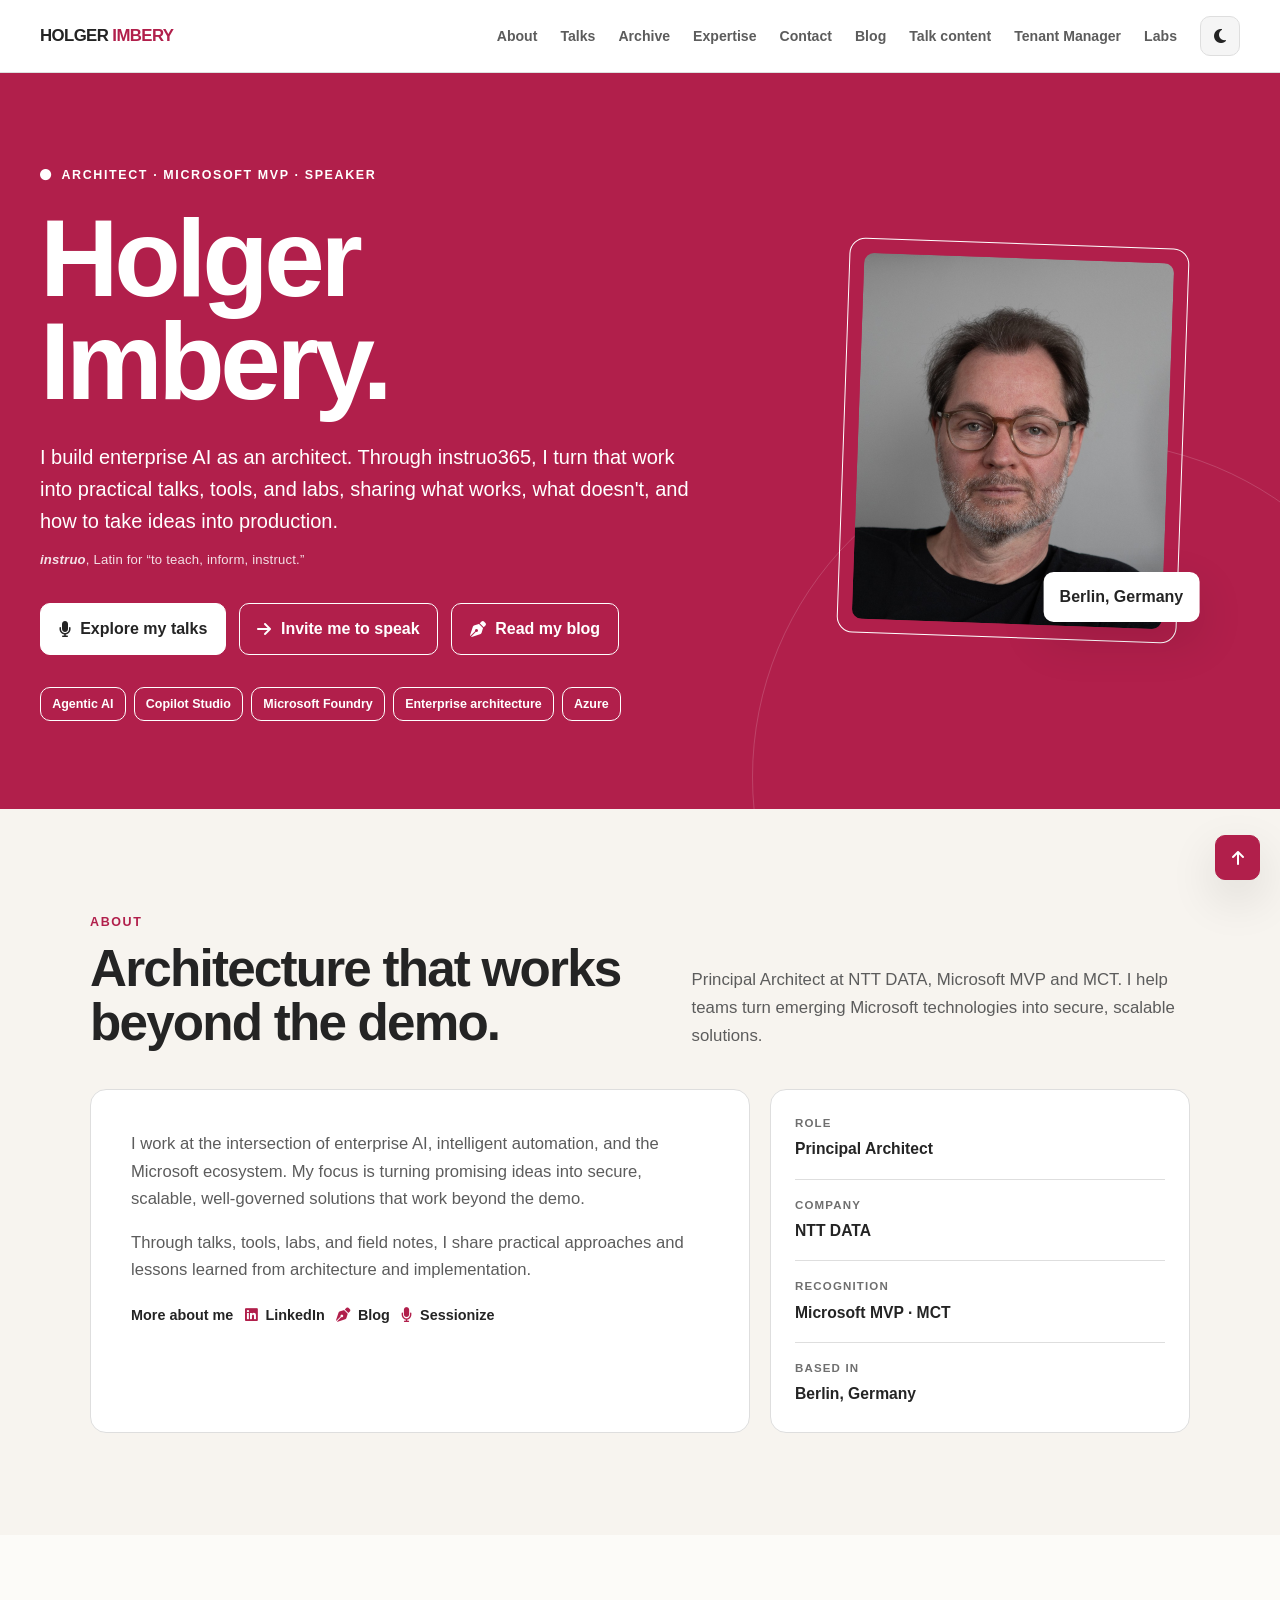
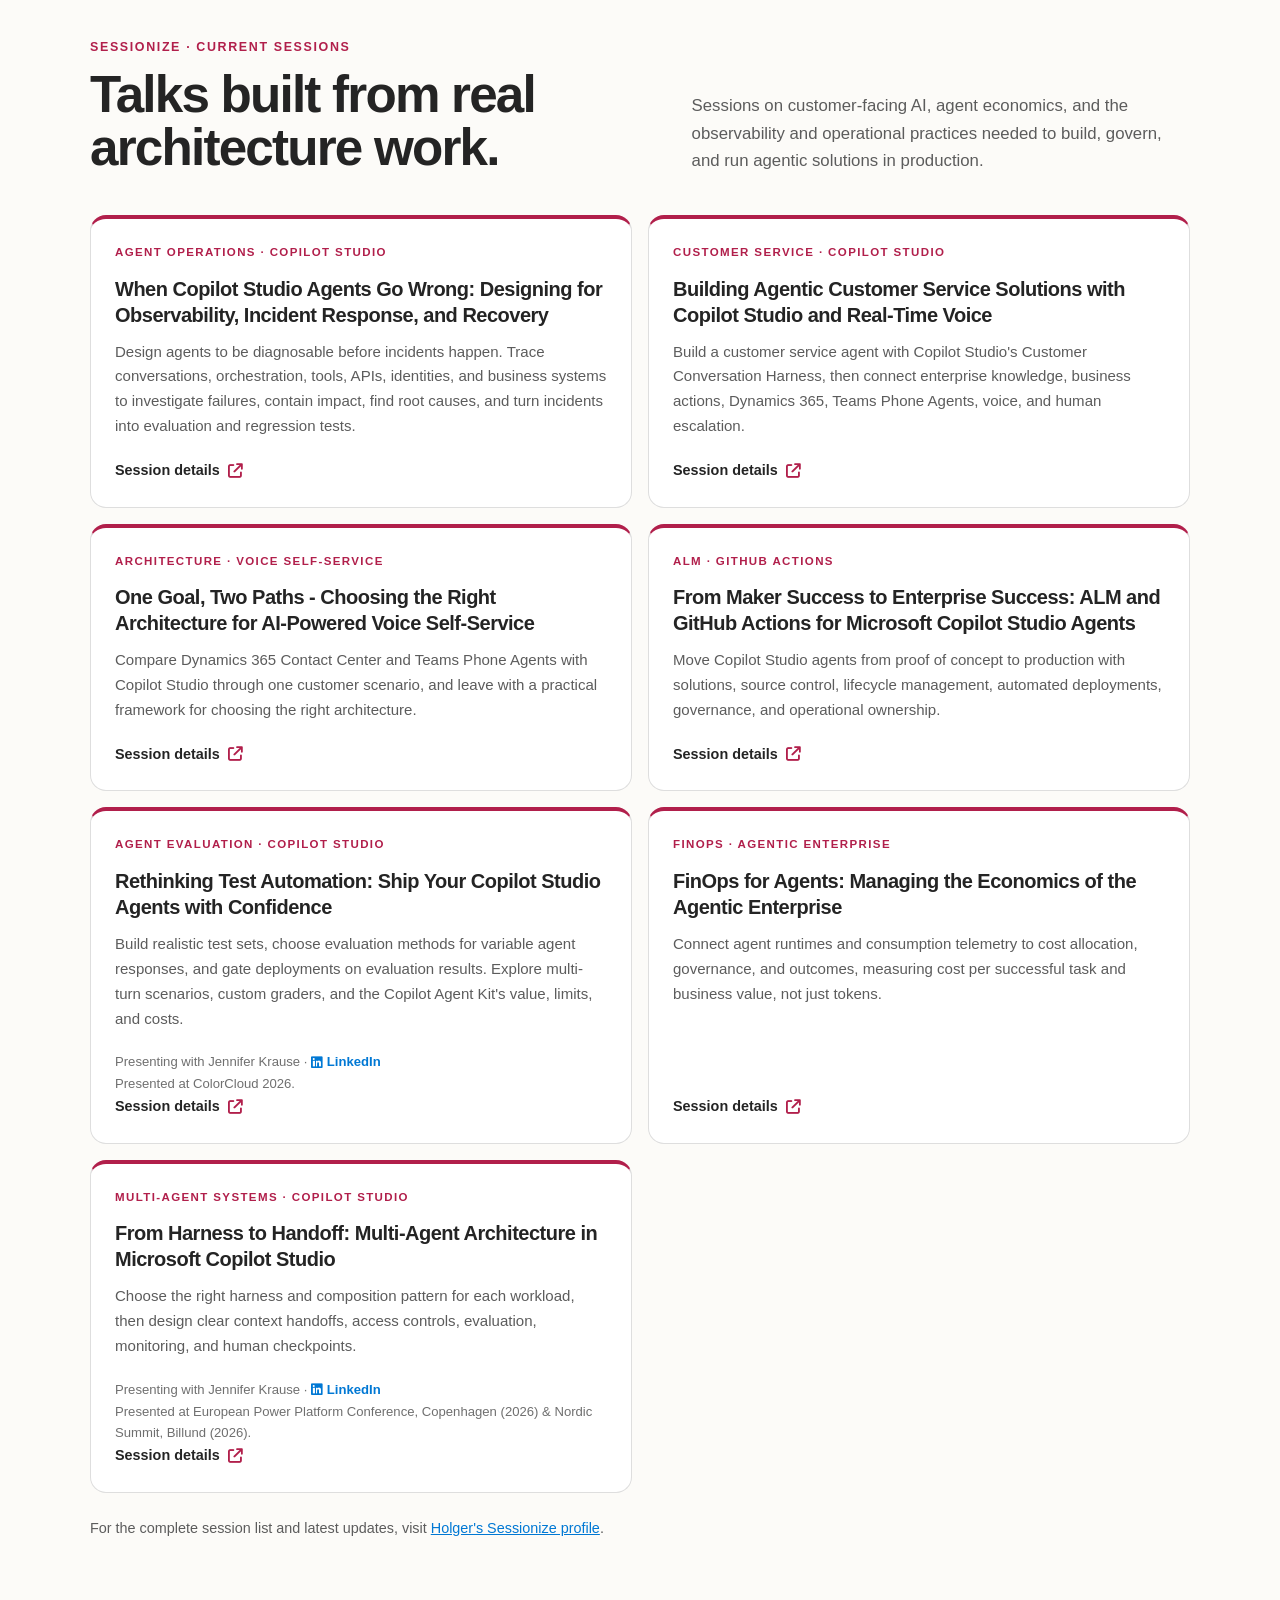
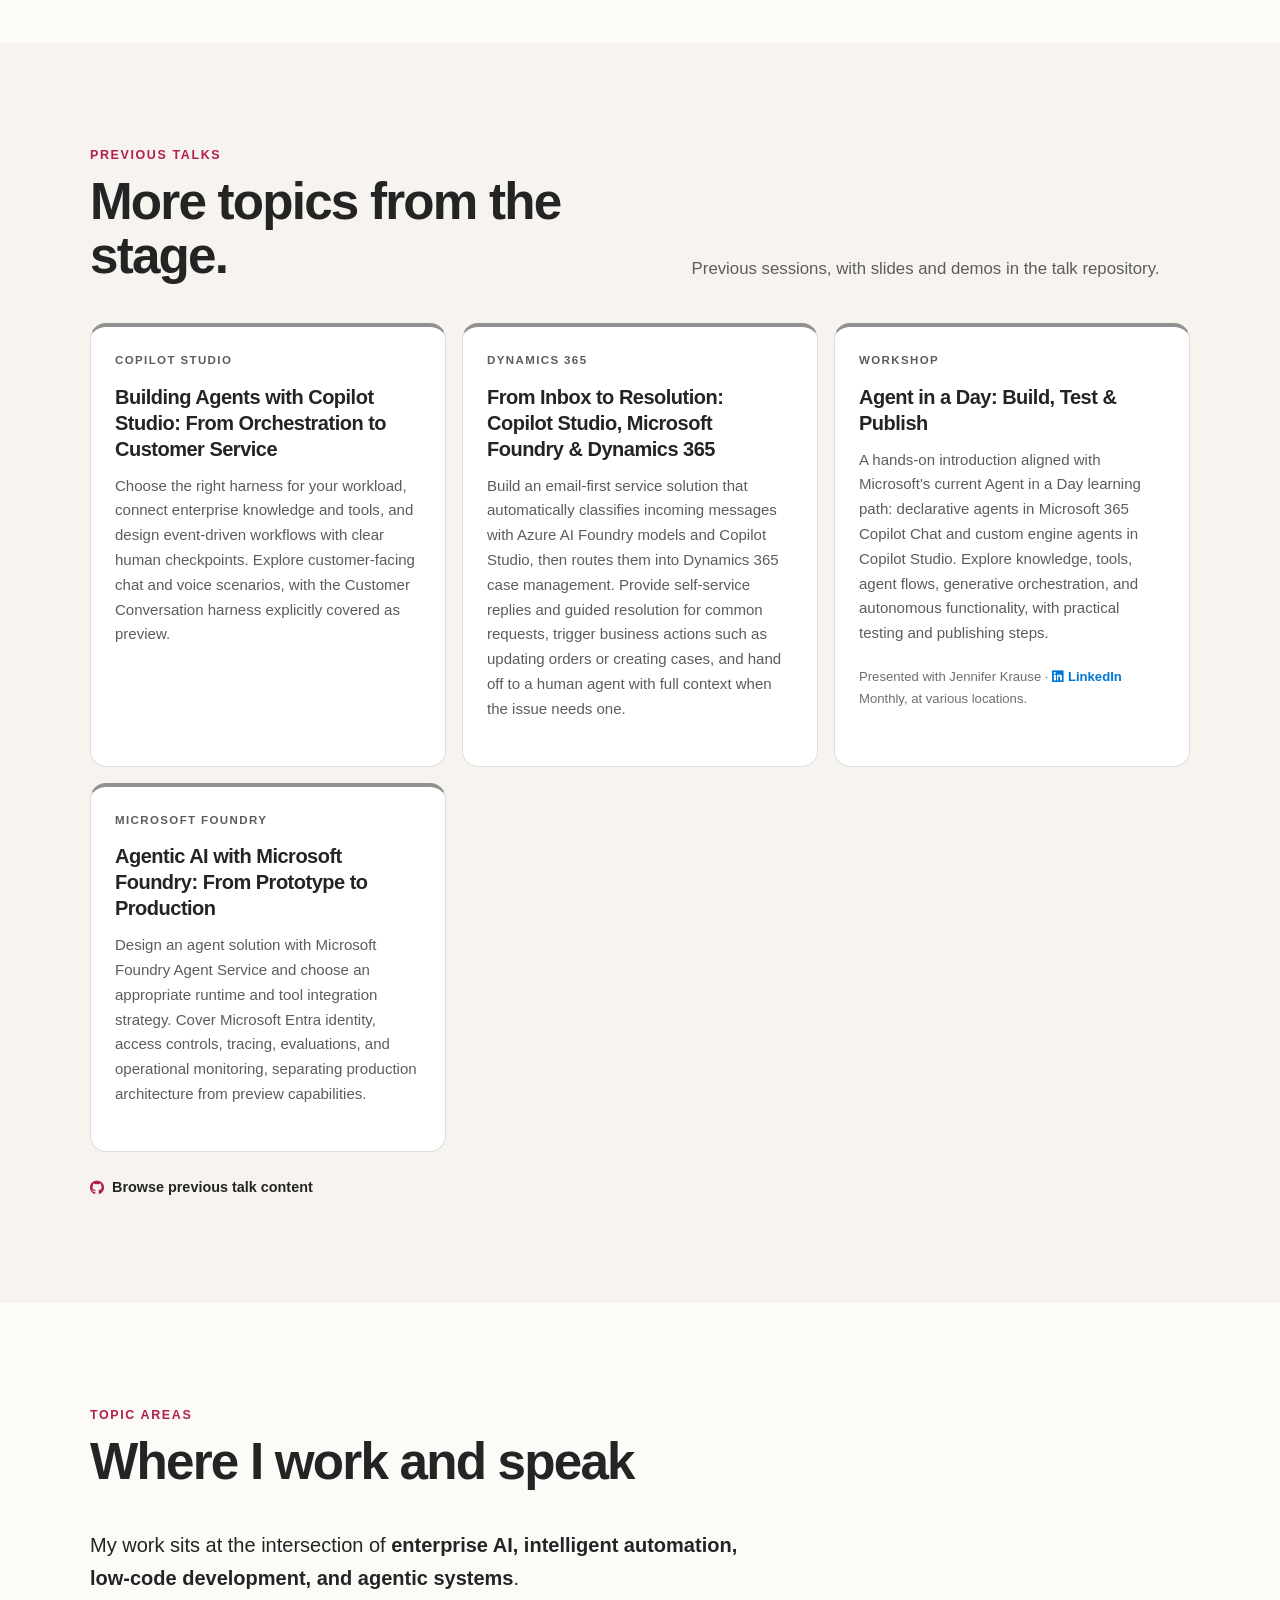
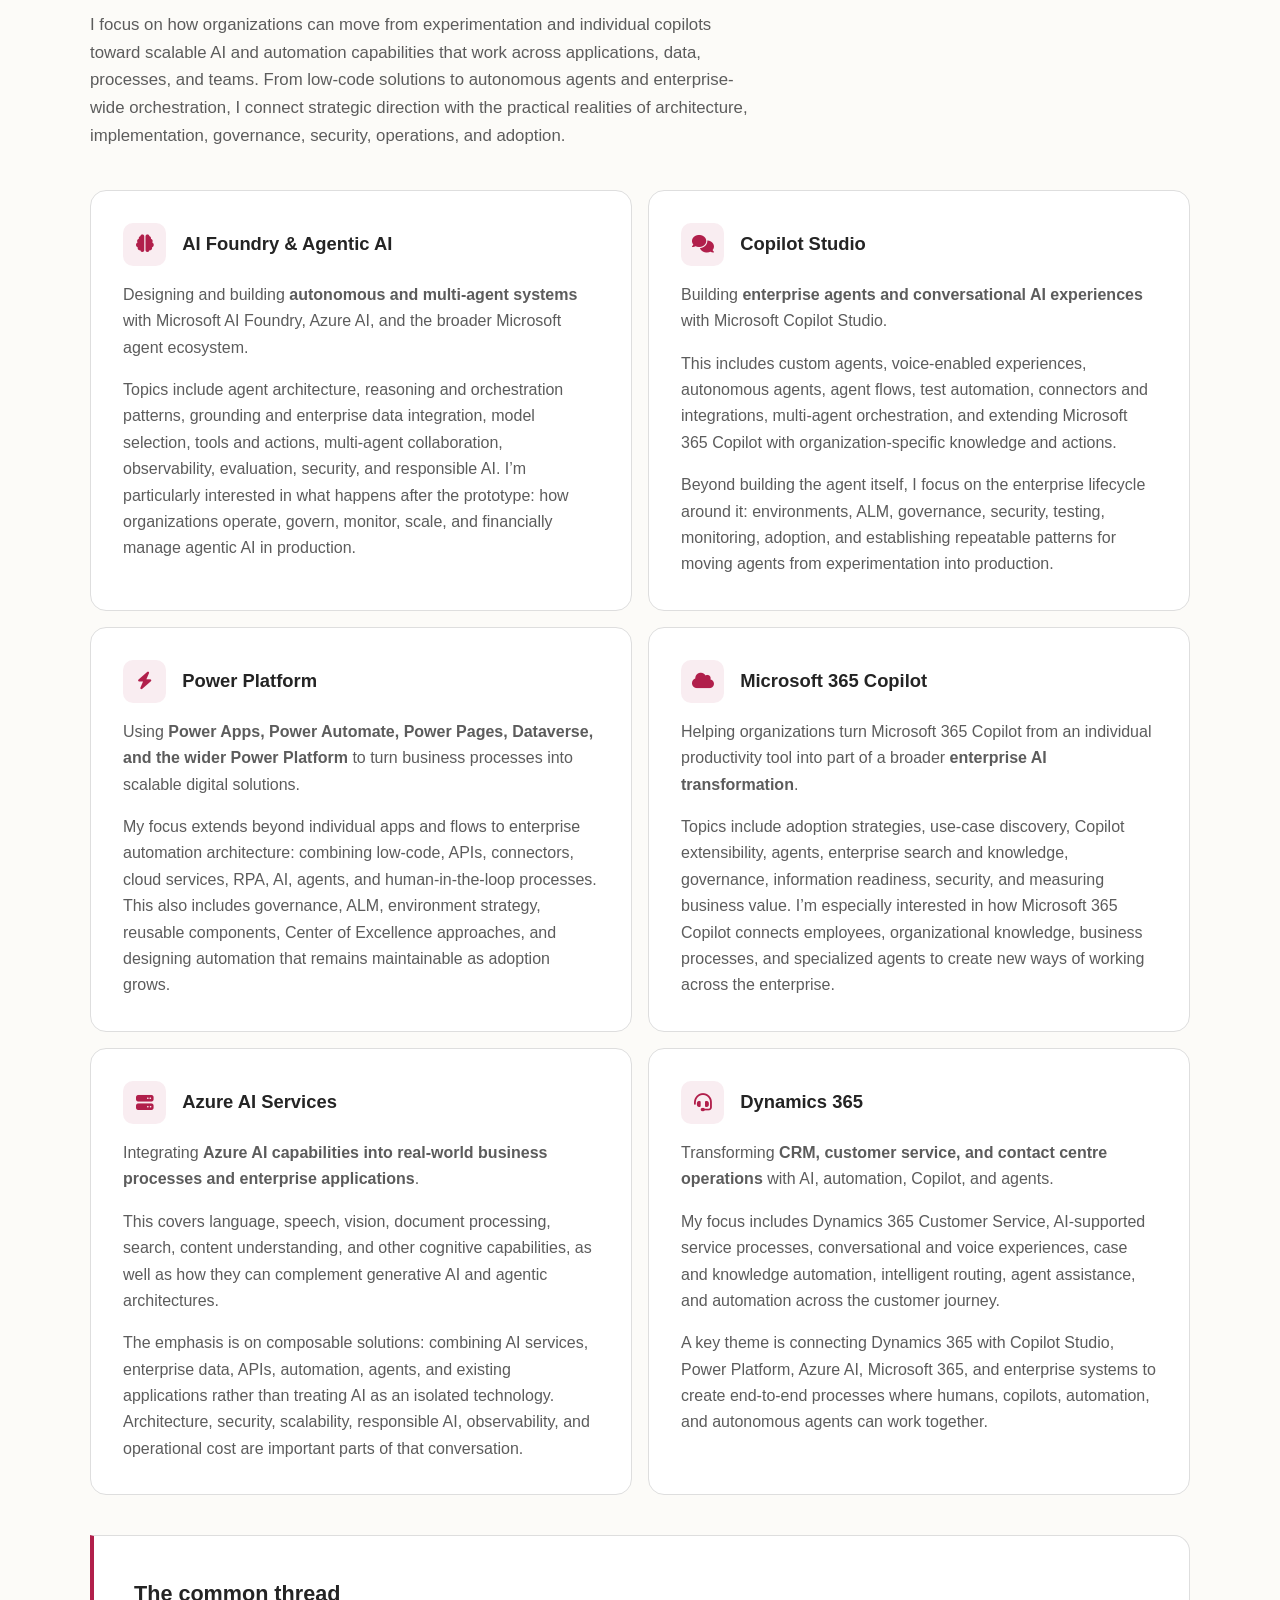
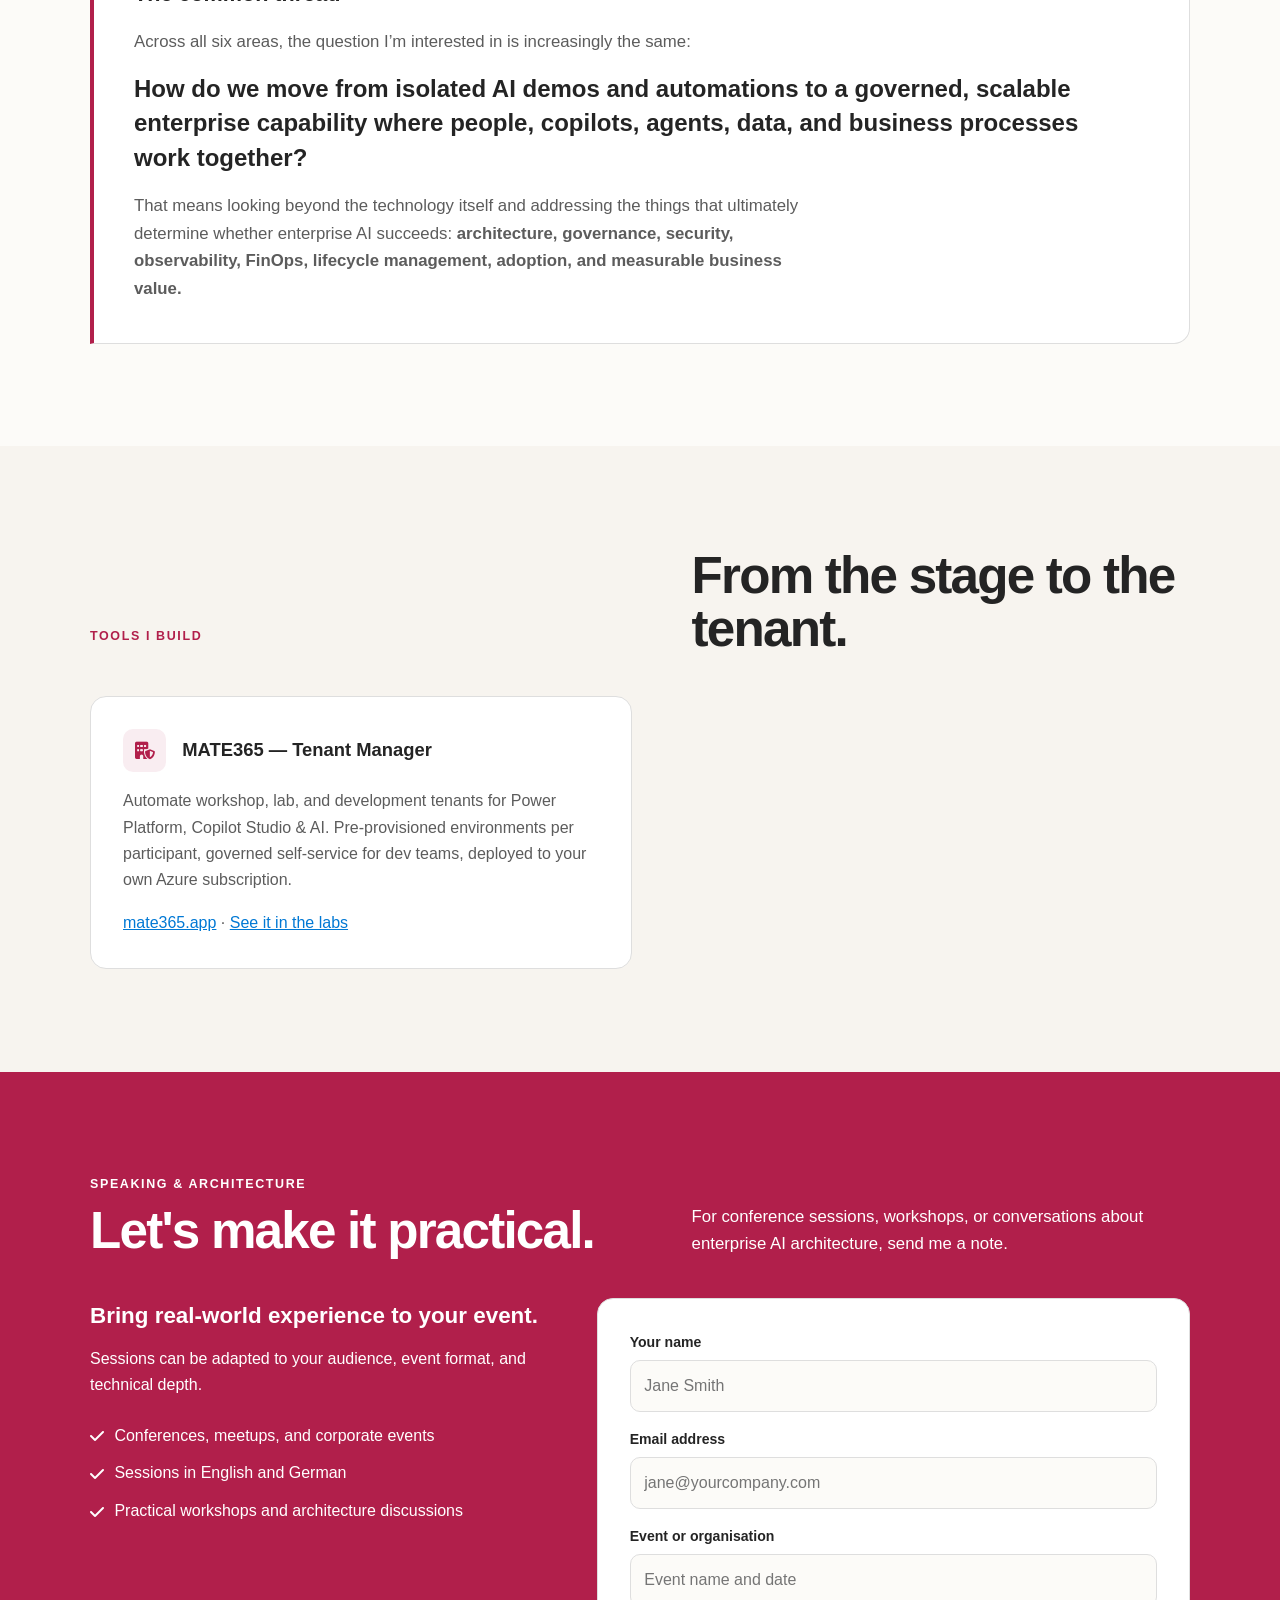
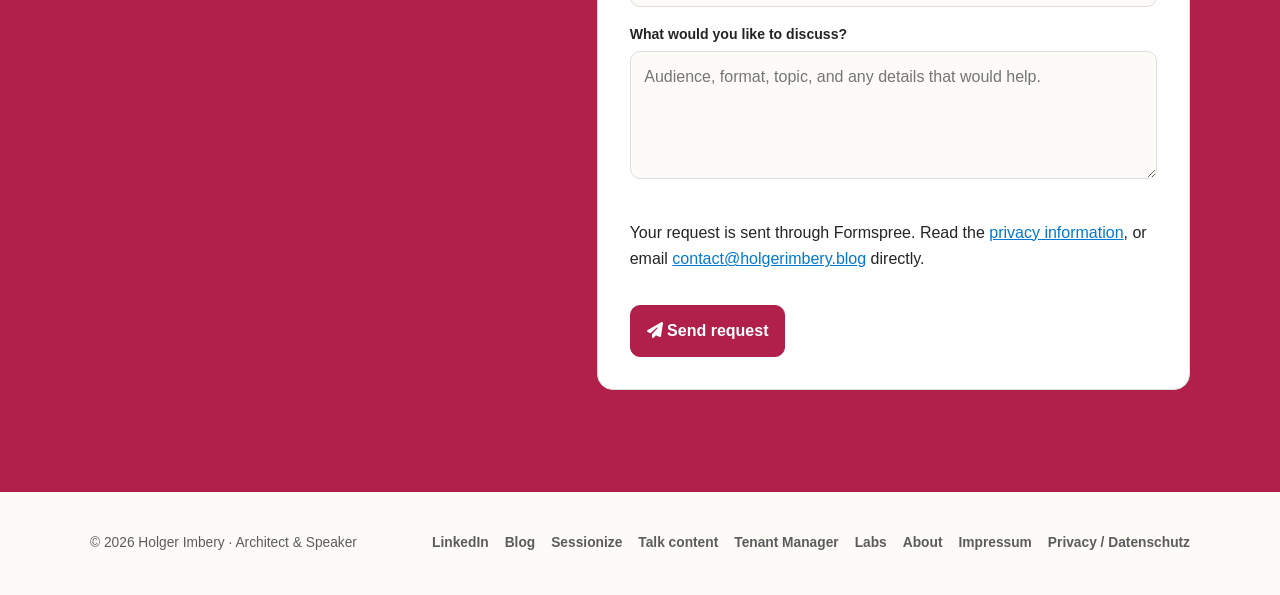
<file: index.html>
<!DOCTYPE html>
<html lang="en" data-theme="light">
<head>
  <meta charset="UTF-8">
  <meta name="viewport" content="width=device-width, initial-scale=1">
  <meta name="description" content="Holger Imbery is a Principal Architect, Microsoft MVP and speaker focused on enterprise AI, Copilot Studio, agentic systems and the Power Platform.">
  <title>Holger Imbery | Architect &amp; Speaker</title>
  <link rel="canonical" href="https://instruo365.de/">
  <script>
    (() => {
      const param = new URLSearchParams(window.location.search).get("scoutTheme");
      const theme =
        param || (window.matchMedia("(prefers-color-scheme: dark)").matches ? "dark" : "light");
      document.documentElement.setAttribute("data-theme", theme);
    })();
  </script>
  <link rel="stylesheet" href="https://cdnjs.cloudflare.com/ajax/libs/font-awesome/6.5.1/css/all.min.css">
  <link rel="icon" type="image/x-icon" href="/favicon/favicon.ico">
  <link rel="icon" type="image/svg+xml" href="/favicon/favicon-32x32.svg">
  <link rel="icon" type="image/png" sizes="32x32" href="/favicon/favicon-32x32.png">
  <link rel="icon" type="image/png" sizes="16x16" href="/favicon/favicon-16x16.png">
  <link rel="manifest" href="/favicon/site.webmanifest">
  <script defer src="https://cloud.umami.is/script.js" data-website-id="9c261303-4b1c-464f-ab7f-0f9be106a299"></script>
  <script type="application/ld+json">
  {
    "@context": "https://schema.org",
    "@type": "Person",
    "name": "Holger Imbery",
    "url": "https://instruo365.de/",
    "sameAs": [
      "https://www.mate365.app/",
      "https://holgerimbery.blog",
      "https://sessionize.com/holgerimbery/",
      "https://www.linkedin.com/in/holgerimbery/",
      "https://github.com/holgerimbery"
    ]
  }
  </script>
  <script defer src="/assets/theme.js"></script>
  <style>
    :root {
      color-scheme: light;
      --cp-bg: #f7f4ef;
      --cp-bg-elevated: #fcfbf8;
      --cp-surface: #ffffff;
      --cp-surface-soft: #f5f5f5;
      --cp-border: #dedede;
      --cp-border-strong: #919191;
      --cp-text: #242424;
      --cp-text-muted: #5c5c5c;
      --cp-text-soft: #6f6f6f;
      --cp-accent: #b11f4b;
      --cp-accent-hover: #9a1a41;
      --cp-accent-soft: rgba(177, 31, 75, 0.08);
      --cp-accent-fg: #ffffff;
      --cp-success: #16a34a;
      --cp-danger: #dc2626;
      --cp-warning: #f59e0b;
      --cp-link: #0078d4;
      --cp-shadow: 0 18px 48px rgba(0, 0, 0, 0.12);
      --cp-overlay: rgba(255, 255, 255, 0.8);
      --cp-panel: rgba(255, 255, 255, 0.86);
      --cp-panel-strong: rgba(255, 255, 255, 0.96);
      --cp-sheen: rgba(255, 255, 255, 0.55);
      --cp-highlight: rgba(177, 31, 75, 0.12);
    }
    html[data-theme="dark"] {
      color-scheme: dark;
      --cp-bg: #3d3b3a;
      --cp-bg-elevated: #343231;
      --cp-surface: #292929;
      --cp-surface-soft: #2e2e2e;
      --cp-border: #474747;
      --cp-border-strong: #5f5f5f;
      --cp-text: #dedede;
      --cp-text-muted: #919191;
      --cp-text-soft: #b0b0b0;
      --cp-accent: #b11f4b;
      --cp-accent-hover: #9a1a41;
      --cp-accent-soft: rgba(177, 31, 75, 0.08);
      --cp-accent-fg: #ffffff;
      --cp-success: #4ade80;
      --cp-danger: #f87171;
      --cp-warning: #fbbf24;
      --cp-link: #4da6ff;
      --cp-shadow: 0 18px 48px rgba(0, 0, 0, 0.32);
      --cp-overlay: rgba(41, 41, 41, 0.88);
      --cp-panel: rgba(41, 41, 41, 0.72);
      --cp-panel-strong: rgba(41, 41, 41, 0.96);
      --cp-sheen: rgba(255, 255, 255, 0.04);
      --cp-highlight: rgba(177, 31, 75, 0.12);
    }

    *, *::before, *::after { box-sizing: border-box; }
    html { scroll-behavior: smooth; scroll-padding-top: 5.5rem; }
    body {
      margin: 0;
      background: var(--cp-bg);
      color: var(--cp-text);
      font-family: "Segoe UI", "Segoe UI Variable", "Segoe UI Web", -apple-system, BlinkMacSystemFont, Arial, sans-serif;
      line-height: 1.65;
    }
    a { color: var(--cp-link); }
    button, input, textarea { font: inherit; }
    img { display: block; max-width: 100%; }
    .skip-link {
      position: absolute;
      left: 1rem;
      top: -5rem;
      z-index: 20;
      padding: 0.75rem 1rem;
      color: var(--cp-accent-fg);
      background: var(--cp-accent);
      border-radius: 0.625rem;
    }
    .skip-link:focus { top: 1rem; }
    .site-header {
      position: sticky;
      top: 0;
      z-index: 10;
      border-bottom: 1px solid var(--cp-border);
      background: var(--cp-panel-strong);
      backdrop-filter: blur(12px);
    }
    .nav-wrap {
      width: min(1200px, calc(100% - 2.5rem));
      min-height: 4.5rem;
      margin: auto;
      display: flex;
      align-items: center;
      justify-content: space-between;
      gap: 1.5rem;
    }
    .brand {
      color: var(--cp-text);
      text-decoration: none;
      font-size: 1.05rem;
      font-weight: 800;
      letter-spacing: -0.035em;
      white-space: nowrap;
    }
    .brand span { color: var(--cp-accent); }
    .nav-links {
      display: flex;
      align-items: center;
      justify-content: flex-end;
      gap: clamp(0.65rem, 1.8vw, 1.5rem);
      margin: 0;
      padding: 0;
      list-style: none;
    }
    .nav-links a {
      color: var(--cp-text-muted);
      text-decoration: none;
      font-size: 0.88rem;
      font-weight: 650;
      white-space: nowrap;
    }
    .nav-links a:hover, .nav-links a:focus-visible { color: var(--cp-accent); }
    .theme-toggle {
      display: inline-grid;
      width: 2.5rem;
      height: 2.5rem;
      place-items: center;
      color: var(--cp-text);
      background: var(--cp-surface-soft);
      border: 1px solid var(--cp-border);
      border-radius: 0.625rem;
      cursor: pointer;
    }
    .theme-toggle:hover { border-color: var(--cp-accent); color: var(--cp-accent); }

    .hero {
      position: relative;
      overflow: hidden;
      background: var(--cp-accent);
      color: var(--cp-accent-fg);
    }
    .hero::after {
      position: absolute;
      right: -9rem;
      bottom: -19rem;
      width: 42rem;
      height: 42rem;
      border: 1px solid var(--cp-accent-fg);
      border-radius: 50%;
      content: "";
      opacity: 0.16;
      pointer-events: none;
    }
    .hero-inner {
      position: relative;
      z-index: 1;
      display: grid;
      grid-template-columns: minmax(0, 1.2fr) minmax(240px, 0.8fr);
      align-items: center;
      gap: 4rem;
      width: min(1200px, calc(100% - 2.5rem));
      min-height: 38rem;
      margin: auto;
      padding: 5.5rem 0;
    }
    .eyebrow {
      display: inline-flex;
      align-items: center;
      gap: 0.55rem;
      margin-bottom: 1.3rem;
      font-size: 0.78rem;
      font-weight: 800;
      letter-spacing: 0.13em;
      text-transform: uppercase;
    }
    .eyebrow i { font-size: 0.7rem; }
    .hero h1 {
      max-width: 760px;
      margin: 0;
      font-size: clamp(3.4rem, 8.5vw, 7.5rem);
      font-weight: 600;
      letter-spacing: -0.04em;
      line-height: 0.95;
    }
    .hero-intro {
      max-width: 650px;
      margin: 1.7rem 0 0;
      font-size: clamp(1.05rem, 1.6vw, 1.25rem);
      line-height: 1.6;
    }
    .brand-note {
      margin: 0.8rem 0 0;
      color: var(--cp-accent-fg);
      font-size: 0.82rem;
      letter-spacing: 0.015em;
      opacity: 0.86;
    }
    .brand-note em { font-weight: 750; }
    .hero-actions {
      display: flex;
      flex-wrap: wrap;
      gap: 0.8rem;
      margin-top: 2rem;
    }
    .button {
      display: inline-flex;
      min-height: 3rem;
      align-items: center;
      justify-content: center;
      gap: 0.6rem;
      padding: 0.75rem 1.1rem;
      color: var(--cp-text);
      background: var(--cp-surface);
      border: 1px solid var(--cp-surface);
      border-radius: 0.625rem;
      text-decoration: none;
      font-weight: 750;
      transition: transform 160ms ease, background 160ms ease;
    }
    .button:hover { transform: translateY(-2px); background: var(--cp-bg-elevated); }
    .button-outline {
      color: var(--cp-accent-fg);
      background: var(--cp-accent);
      border-color: var(--cp-accent-fg);
    }
    .button-outline:hover { color: var(--cp-text); background: var(--cp-surface); }
    .hero-portrait {
      position: relative;
      justify-self: center;
      width: min(100%, 340px);
      aspect-ratio: 0.86;
      padding: 0.85rem;
      border: 1px solid var(--cp-accent-fg);
      border-radius: 16px;
      transform: rotate(2deg);
    }
    .hero-portrait img {
      width: 100%;
      height: 100%;
      object-fit: cover;
      border-radius: 10px;
      background: var(--cp-surface);
    }
    .portrait-label {
      position: absolute;
      right: -1.4rem;
      bottom: 1.2rem;
      padding: 0.75rem 1rem;
      color: var(--cp-text);
      background: var(--cp-surface);
      border-radius: 0.625rem;
      box-shadow: var(--cp-shadow);
      font-weight: 800;
      transform: rotate(-2deg);
    }
    .hero-topics {
      display: flex;
      flex-wrap: wrap;
      gap: 0.5rem;
      margin-top: 2rem;
    }
    .hero-topics span {
      padding: 0.35rem 0.7rem;
      border: 1px solid var(--cp-accent-fg);
      border-radius: 0.625rem;
      font-size: 0.78rem;
      font-weight: 700;
    }

    .section {
      padding: clamp(4rem, 8vw, 7rem) 0;
    }
    .section-alt { background: var(--cp-bg-elevated); }
    .container { width: min(1100px, calc(100% - 2.5rem)); margin: auto; }
    .section-heading {
      display: grid;
      grid-template-columns: minmax(0, 0.8fr) minmax(260px, 0.7fr);
      align-items: end;
      gap: 2rem;
      margin-bottom: 2.5rem;
    }
    .section-kicker {
      display: block;
      margin-bottom: 0.6rem;
      color: var(--cp-accent);
      font-size: 0.78rem;
      font-weight: 800;
      letter-spacing: 0.13em;
      text-transform: uppercase;
    }
    .section-heading h2 {
      margin: 0;
      font-size: clamp(2.1rem, 4vw, 3.5rem);
      font-weight: 600;
      letter-spacing: -0.035em;
      line-height: 1.05;
    }
    .section-heading p {
      margin: 0;
      color: var(--cp-text-muted);
      font-size: 1.05rem;
    }
    .profile-grid {
      display: grid;
      grid-template-columns: minmax(0, 1.1fr) minmax(260px, 0.7fr);
      gap: 1.25rem;
    }
    .profile-copy, .profile-facts, .session-card, .expertise-card, .contact-card {
      background: var(--cp-surface);
      border: 1px solid var(--cp-border);
      border-radius: 16px;
    }
    .profile-copy { padding: clamp(1.5rem, 4vw, 2.5rem); }
    .profile-copy p { margin: 0; color: var(--cp-text-muted); font-size: 1.04rem; }
    .profile-copy p + p { margin-top: 1rem; }
    .profile-facts { padding: 1.5rem; }
    .fact { padding: 1rem 0; border-bottom: 1px solid var(--cp-border); }
    .fact:first-child { padding-top: 0; }
    .fact:last-child { padding-bottom: 0; border-bottom: 0; }
    .fact-label {
      display: block;
      margin-bottom: 0.2rem;
      color: var(--cp-text-soft);
      font-size: 0.72rem;
      font-weight: 800;
      letter-spacing: 0.1em;
      text-transform: uppercase;
    }
    .fact strong { font-size: 0.98rem; }
    .profile-links { display: flex; flex-wrap: wrap; gap: 0.7rem; margin-top: 1.25rem; }
    .text-link {
      display: inline-flex;
      align-items: center;
      gap: 0.5rem;
      color: var(--cp-text);
      text-decoration: none;
      font-size: 0.9rem;
      font-weight: 750;
    }
    .text-link i { color: var(--cp-accent); }
    .text-link:hover { color: var(--cp-accent); }

    .sessions-grid {
      display: grid;
      grid-template-columns: repeat(2, minmax(0, 1fr));
      gap: 1rem;
    }
    .session-card {
      display: flex;
      flex-direction: column;
      min-height: 100%;
      padding: 1.5rem;
      border-top: 4px solid var(--cp-accent);
      transition: transform 160ms ease, box-shadow 160ms ease;
    }
    .session-card:hover { transform: translateY(-3px); box-shadow: var(--cp-shadow); }
    .session-type {
      margin-bottom: 0.85rem;
      color: var(--cp-accent);
      font-size: 0.72rem;
      font-weight: 800;
      letter-spacing: 0.12em;
      text-transform: uppercase;
    }
    .session-card h3 {
      margin: 0 0 0.75rem;
      font-size: 1.25rem;
      letter-spacing: -0.025em;
      line-height: 1.3;
    }
    .session-card p { margin: 0 0 1.25rem; color: var(--cp-text-muted); font-size: 0.94rem; }
    .session-card .archive-speakers {
      margin: 0;
      color: var(--cp-text-soft);
      font-size: 0.82rem;
    }
    .archive-speakers a {
      display: inline-flex;
      align-items: center;
      gap: 0.3rem;
      color: var(--cp-link);
      font-weight: 700;
      text-decoration: none;
    }
    .archive-speakers a:hover { text-decoration: underline; }
    .session-card .text-link { margin-top: auto; }
    .section-footnote { margin: 1.5rem 0 0; color: var(--cp-text-muted); font-size: 0.9rem; }
    .archive-grid { display: grid; grid-template-columns: repeat(3, minmax(0, 1fr)); gap: 1rem; }
    .archive-grid .session-card { border-top-color: var(--cp-border-strong); }
    .archive-grid .session-type { color: var(--cp-text-muted); }
    .expertise-grid {
      display: grid;
      grid-template-columns: repeat(2, minmax(0, 1fr));
      gap: 1rem;
    }
    #expertise .section-heading { display: block; }
    .expertise-card {
      display: grid;
      grid-template-columns: 2.7rem minmax(0, 1fr);
      align-content: start;
      gap: 1rem;
      padding: clamp(1.5rem, 3vw, 2rem);
    }
    .expertise-card .icon {
      display: grid;
      align-self: center;
      width: 2.7rem;
      height: 2.7rem;
      place-items: center;
      color: var(--cp-accent);
      background: var(--cp-accent-soft);
      border-radius: 0.625rem;
      font-size: 1.1rem;
    }
    .expertise-card h3 { align-self: center; margin: 0; font-size: 1.15rem; }
    .expertise-card p { grid-column: 1 / -1; margin: 0; color: var(--cp-text-muted); font-size: 1rem; }
    .expertise-copy { max-width: 75ch; }
    .expertise-copy h3 { margin: 0 0 1rem; font-size: 1.35rem; }
    .expertise-copy p { margin: 0; color: var(--cp-text-muted); font-size: 1.05rem; }
    .expertise-copy p + p { margin-top: 1rem; }
    .expertise-intro { margin-bottom: 2.5rem; }
    .expertise-intro p:first-child { color: var(--cp-text); font-size: 1.25rem; }
    .expertise-summary {
      max-width: none;
      margin-top: 2.5rem;
      padding: clamp(1.5rem, 4vw, 2.5rem);
      border: 1px solid var(--cp-border);
      border-left: 4px solid var(--cp-accent);
      border-radius: 0 16px 16px 0;
      background: var(--cp-surface);
    }
    .expertise-summary p { max-width: 75ch; }
    .expertise-summary .expertise-question {
      color: var(--cp-text);
      font-size: clamp(1.25rem, 2.5vw, 1.5rem);
      font-weight: 600;
      line-height: 1.45;
    }
    .expertise-question strong { font-weight: inherit; }

    .contact-section {
      background: var(--cp-accent);
      color: var(--cp-accent-fg);
    }
    .contact-section .section-kicker { color: var(--cp-accent-fg); }
    .contact-section .section-heading p { color: var(--cp-accent-fg); }
    .contact-layout {
      display: grid;
      grid-template-columns: minmax(0, 0.8fr) minmax(300px, 1fr);
      gap: 2rem;
      align-items: start;
    }
    .contact-copy h3 { margin: 0 0 0.7rem; font-size: 1.4rem; }
    .contact-copy p { margin: 0 0 1rem; }
    .contact-list { margin: 1.5rem 0 0; padding: 0; list-style: none; }
    .contact-list li { display: flex; gap: 0.65rem; margin: 0.7rem 0; }
    .contact-list i { margin-top: 0.35rem; }
    .contact-card { padding: clamp(1.25rem, 3vw, 2rem); color: var(--cp-text); }
    .contact-form { display: grid; gap: 1rem; }
    .field label { display: block; margin-bottom: 0.35rem; font-size: 0.88rem; font-weight: 700; }
    .field input, .field textarea {
      width: 100%;
      padding: 0.75rem 0.85rem;
      color: var(--cp-text);
      background: var(--cp-bg-elevated);
      border: 1px solid var(--cp-border);
      border-radius: 0.625rem;
    }
    .field input:focus, .field textarea:focus { outline: 2px solid var(--cp-accent); outline-offset: 1px; }
    .field textarea { min-height: 8rem; resize: vertical; }
    .form-submit {
      justify-self: start;
      padding: 0.75rem 1rem;
      color: var(--cp-accent-fg);
      background: var(--cp-accent);
      border: 1px solid var(--cp-accent);
      border-radius: 0.625rem;
      cursor: pointer;
      font-weight: 750;
    }
    .form-submit:hover { background: var(--cp-accent-hover); }
    .site-footer { padding: 2.5rem 0; background: var(--cp-bg-elevated); }
    .footer-inner {
      display: flex;
      align-items: center;
      justify-content: space-between;
      gap: 1.5rem;
      width: min(1100px, calc(100% - 2.5rem));
      margin: auto;
    }
    .footer-copy { margin: 0; color: var(--cp-text-muted); font-size: 0.86rem; }
    .footer-links { display: flex; flex-wrap: wrap; gap: 1rem; }
    .footer-links a { color: var(--cp-text-muted); text-decoration: none; font-size: 0.86rem; font-weight: 650; }
    .footer-links a:hover { color: var(--cp-accent); }
    .back-to-top {
      position: fixed;
      right: 1.25rem;
      bottom: 1.25rem;
      z-index: 5;
      display: grid;
      width: 2.8rem;
      height: 2.8rem;
      place-items: center;
      color: var(--cp-accent-fg);
      background: var(--cp-accent);
      border: 1px solid var(--cp-accent);
      border-radius: 0.625rem;
      box-shadow: var(--cp-shadow);
      text-decoration: none;
    }
    :focus-visible { outline: 2px solid var(--cp-link); outline-offset: 3px; }

    @media (max-width: 900px) {
      .hero-inner { gap: 2rem; }
      .nav-wrap { align-items: flex-start; padding: 0.75rem 0; }
      .nav-links { flex-wrap: wrap; gap: 0.55rem 1rem; }
      .nav-links a { font-size: 0.82rem; }
      .archive-grid { grid-template-columns: repeat(2, minmax(0, 1fr)); }
    }
    @media (max-width: 680px) {
      .nav-wrap { display: block; }
      .brand { display: inline-block; margin-bottom: 0.7rem; }
      .nav-links { justify-content: flex-start; }
      .hero-inner { grid-template-columns: 1fr; min-height: auto; padding: 4rem 0; }
      .hero-copy { order: 1; }
      .hero-portrait { order: 0; width: min(68%, 250px); justify-self: start; }
      .portrait-label { right: -1rem; }
      .hero h1 { font-size: clamp(3.3rem, 15vw, 5rem); }
      .section-heading, .profile-grid, .contact-layout { grid-template-columns: 1fr; }
      .sessions-grid, .archive-grid, .expertise-grid { grid-template-columns: 1fr; }
      .footer-inner { align-items: flex-start; flex-direction: column; }
    }
    @media (prefers-reduced-motion: reduce) {
      *, *::before, *::after { scroll-behavior: auto !important; transition-duration: 0.01ms !important; }
    }
  </style>
</head>
<body>
  <a class="skip-link" href="#main">Skip to content</a>
  <header class="site-header" id="top">
    <nav class="nav-wrap" aria-label="Main navigation">
      <a class="brand" href="#top">HOLGER <span>IMBERY</span></a>
      <ul class="nav-links">
        <li><a href="/about/">About</a></li>
        <li><a href="#talks">Talks</a></li>
        <li><a href="#archive">Archive</a></li>
        <li><a href="#expertise">Expertise</a></li>
        <li><a href="#contact">Contact</a></li>
        <li><a href="https://holgerimbery.blog" target="_blank" rel="noopener noreferrer">Blog</a></li>
        <li><a href="https://github.com/instruo365/talks/tree/main" target="_blank" rel="noopener noreferrer">Talk content</a></li>
        <li><a href="https://www.mate365.app/" target="_blank" rel="me noopener noreferrer">Tenant Manager</a></li>
        <li><a href="https://labs.instruo365.de" target="_blank" rel="noopener noreferrer">Labs</a></li>
        <li>
          <button class="theme-toggle" id="darkModeToggle" type="button" aria-label="Switch to dark theme" aria-pressed="false">
            <i class="fas fa-moon" aria-hidden="true"></i>
          </button>
        </li>
      </ul>
    </nav>
  </header>

  <main id="main">
    <section class="hero" aria-labelledby="hero-title">
      <div class="hero-inner">
        <div class="hero-copy">
          <span class="eyebrow"><i class="fas fa-circle" aria-hidden="true"></i> Architect · Microsoft MVP · Speaker</span>
          <h1 id="hero-title">Holger<br>Imbery.</h1>
          <p class="hero-intro">I build enterprise AI as an architect. Through instruo365, I turn that work into practical talks, tools, and labs, sharing what works, what doesn't, and how to take ideas into production.</p>
          <p class="brand-note"><em>instruo</em>, Latin for “to teach, inform, instruct.”</p>
          <div class="hero-actions">
            <a class="button" href="#talks"><i class="fas fa-microphone" aria-hidden="true"></i> Explore my talks</a>
            <a class="button button-outline" href="#contact"><i class="fas fa-arrow-right" aria-hidden="true"></i> Invite me to speak</a>
            <a class="button button-outline" href="https://holgerimbery.blog" target="_blank" rel="noopener noreferrer"><i class="fas fa-pen-nib" aria-hidden="true"></i> Read my blog</a>
          </div>
          <div class="hero-topics" aria-label="Areas of focus">
            <span>Agentic AI</span><span>Copilot Studio</span><span>Microsoft Foundry</span><span>Enterprise architecture</span><span>Azure</span>
          </div>
        </div>
        <div class="hero-portrait">
          <img src="images/holger-profile.jpg" alt="Holger Imbery">
          <span class="portrait-label">Berlin, Germany</span>
        </div>
      </div>
    </section>

    <section class="section" id="about">
      <div class="container">
        <div class="section-heading">
          <div><span class="section-kicker">About</span><h2>Architecture that works beyond the demo.</h2></div>
          <p>Principal Architect at NTT DATA, Microsoft MVP and MCT. I help teams turn emerging Microsoft technologies into secure, scalable solutions.</p>
        </div>
        <div class="profile-grid">
          <div class="profile-copy">
            <p>I work at the intersection of enterprise AI, intelligent automation, and the Microsoft ecosystem. My focus is turning promising ideas into secure, scalable, well-governed solutions that work beyond the demo.</p>
            <p>Through talks, tools, labs, and field notes, I share practical approaches and lessons learned from architecture and implementation.</p>
            <div class="profile-links">
              <a class="text-link" href="/about/">More about me</a>
              <a class="text-link" href="https://www.linkedin.com/in/holgerimbery/" target="_blank" rel="noopener noreferrer"><i class="fab fa-linkedin" aria-hidden="true"></i> LinkedIn</a>
              <a class="text-link" href="https://holgerimbery.blog" target="_blank" rel="noopener noreferrer"><i class="fas fa-pen-nib" aria-hidden="true"></i> Blog</a>
              <a class="text-link" href="https://sessionize.com/holgerimbery/" target="_blank" rel="noopener noreferrer"><i class="fas fa-microphone" aria-hidden="true"></i> Sessionize</a>
            </div>
          </div>
          <aside class="profile-facts" aria-label="Professional details">
            <div class="fact"><span class="fact-label">Role</span><strong>Principal Architect</strong></div>
            <div class="fact"><span class="fact-label">Company</span><strong>NTT DATA</strong></div>
            <div class="fact"><span class="fact-label">Recognition</span><strong>Microsoft MVP · MCT</strong></div>
            <div class="fact"><span class="fact-label">Based in</span><strong>Berlin, Germany</strong></div>
          </aside>
        </div>
      </div>
    </section>

    <section class="section section-alt" id="talks">
      <div class="container">
        <div class="section-heading">
          <div><span class="section-kicker">Sessionize · Current sessions</span><h2>Talks built from real architecture work.</h2></div>
          <p>Sessions on customer-facing AI, agent economics, and the observability and operational practices needed to build, govern, and run agentic solutions in production.</p>
        </div>
        <div class="sessions-grid">
          <article class="session-card">
            <span class="session-type">Agent operations · Copilot Studio</span>
            <h3>When Copilot Studio Agents Go Wrong: Designing for Observability, Incident Response, and Recovery</h3>
            <p>Design agents to be diagnosable before incidents happen. Trace conversations, orchestration, tools, APIs, identities, and business systems to investigate failures, contain impact, find root causes, and turn incidents into evaluation and regression tests.</p>
            <a class="text-link" href="https://sessionize.com/s/holgerimbery/when-copilot-studio-agents-go-wrong-designing-for-/194319" target="_blank" rel="noopener noreferrer">Session details <i class="fas fa-arrow-up-right-from-square" aria-hidden="true"></i></a>
          </article>
          <article class="session-card">
            <span class="session-type">Customer service · Copilot Studio</span>
            <h3>Building Agentic Customer Service Solutions with Copilot Studio and Real-Time Voice</h3>
            <p>Build a customer service agent with Copilot Studio's Customer Conversation Harness, then connect enterprise knowledge, business actions, Dynamics 365, Teams Phone Agents, voice, and human escalation.</p>
            <a class="text-link" href="https://sessionize.com/s/holgerimbery/building-agentic-customer-service-solutions-with-c/193391" target="_blank" rel="noopener noreferrer">Session details <i class="fas fa-arrow-up-right-from-square" aria-hidden="true"></i></a>
          </article>
          <article class="session-card">
            <span class="session-type">Architecture · Voice self-service</span>
            <h3>One Goal, Two Paths - Choosing the Right Architecture for AI-Powered Voice Self-Service</h3>
            <p>Compare Dynamics 365 Contact Center and Teams Phone Agents with Copilot Studio through one customer scenario, and leave with a practical framework for choosing the right architecture.</p>
            <a class="text-link" href="https://sessionize.com/s/holgerimbery/one-goal-two-paths-choosing-the-right-architecture/190838" target="_blank" rel="noopener noreferrer">Session details <i class="fas fa-arrow-up-right-from-square" aria-hidden="true"></i></a>
          </article>
          <article class="session-card">
            <span class="session-type">ALM · GitHub Actions</span>
            <h3>From Maker Success to Enterprise Success: ALM and GitHub Actions for Microsoft Copilot Studio Agents</h3>
            <p>Move Copilot Studio agents from proof of concept to production with solutions, source control, lifecycle management, automated deployments, governance, and operational ownership.</p>
            <a class="text-link" href="https://sessionize.com/s/holgerimbery/from-maker-success-to-enterprise-success-alm-and-g/190878" target="_blank" rel="noopener noreferrer">Session details <i class="fas fa-arrow-up-right-from-square" aria-hidden="true"></i></a>
          </article>
          <article class="session-card">
            <span class="session-type">Agent evaluation · Copilot Studio</span>
            <h3>Rethinking Test Automation: Ship Your Copilot Studio Agents with Confidence</h3>
            <p>Build realistic test sets, choose evaluation methods for variable agent responses, and gate deployments on evaluation results. Explore multi-turn scenarios, custom graders, and the Copilot Agent Kit's value, limits, and costs.</p>
            <p class="archive-speakers">Presenting with Jennifer Krause · <a href="https://www.linkedin.com/in/krause-jennifer" target="_blank" rel="noopener noreferrer" aria-label="Jennifer Krause on LinkedIn"><i class="fab fa-linkedin" aria-hidden="true"></i> LinkedIn</a></p>
            <p class="archive-speakers">Presented at ColorCloud 2026.</p>
            <a class="text-link" href="https://sessionize.com/s/holgerimbery/rethinking-test-automation-ship-your-copilot-studi/181710" target="_blank" rel="noopener noreferrer">Session details <i class="fas fa-arrow-up-right-from-square" aria-hidden="true"></i></a>
          </article>
          <article class="session-card">
            <span class="session-type">FinOps · Agentic enterprise</span>
            <h3>FinOps for Agents: Managing the Economics of the Agentic Enterprise</h3>
            <p>Connect agent runtimes and consumption telemetry to cost allocation, governance, and outcomes, measuring cost per successful task and business value, not just tokens.</p>
            <a class="text-link" href="https://sessionize.com/s/holgerimbery/finops-for-agents-managing-the-economics-of-the-ag/193876" target="_blank" rel="noopener noreferrer">Session details <i class="fas fa-arrow-up-right-from-square" aria-hidden="true"></i></a>
          </article>
          <article class="session-card">
            <span class="session-type">Multi-agent systems · Copilot Studio</span>
            <h3>From Harness to Handoff: Multi-Agent Architecture in Microsoft Copilot Studio</h3>
            <p>Choose the right harness and composition pattern for each workload, then design clear context handoffs, access controls, evaluation, monitoring, and human checkpoints.</p>
            <p class="archive-speakers">Presenting with Jennifer Krause · <a href="https://www.linkedin.com/in/krause-jennifer" target="_blank" rel="noopener noreferrer" aria-label="Jennifer Krause on LinkedIn"><i class="fab fa-linkedin" aria-hidden="true"></i> LinkedIn</a></p>
            <p class="archive-speakers">Presented at European Power Platform Conference, Copenhagen (2026) &amp; Nordic Summit, Billund (2026).</p>
            <a class="text-link" href="https://sessionize.com/s/holgerimbery/from-harness-to-handoff-multi-agent-architecture-i/155722" target="_blank" rel="noopener noreferrer">Session details <i class="fas fa-arrow-up-right-from-square" aria-hidden="true"></i></a>
          </article>
        </div>
        <p class="section-footnote">For the complete session list and latest updates, visit <a href="https://sessionize.com/holgerimbery/" target="_blank" rel="noopener noreferrer">Holger's Sessionize profile</a>.</p>
      </div>
    </section>

    <section class="section" id="archive">
      <div class="container">
        <div class="section-heading">
          <div><span class="section-kicker">Previous talks</span><h2>More topics from the stage.</h2></div>
          <p>Previous sessions, with slides and demos in the talk repository.</p>
        </div>
        <div class="archive-grid">
          <article class="session-card">
            <span class="session-type">Copilot Studio</span>
            <h3>Building Agents with Copilot Studio: From Orchestration to Customer Service</h3>
            <p>Choose the right harness for your workload, connect enterprise knowledge and tools, and design event-driven workflows with clear human checkpoints. Explore customer-facing chat and voice scenarios, with the Customer Conversation harness explicitly covered as preview.</p>
          </article>
          <article class="session-card">
            <span class="session-type">Dynamics 365</span>
            <h3>From Inbox to Resolution: Copilot Studio, Microsoft Foundry &amp; Dynamics 365</h3>
            <p>Build an email-first service solution that automatically classifies incoming messages with Azure AI Foundry models and Copilot Studio, then routes them into Dynamics 365 case management. Provide self-service replies and guided resolution for common requests, trigger business actions such as updating orders or creating cases, and hand off to a human agent with full context when the issue needs one.</p>
          </article>
          <article class="session-card">
            <span class="session-type">Workshop</span>
            <h3>Agent in a Day: Build, Test &amp; Publish</h3>
            <p>A hands-on introduction aligned with Microsoft's current Agent in a Day learning path: declarative agents in Microsoft 365 Copilot Chat and custom engine agents in Copilot Studio. Explore knowledge, tools, agent flows, generative orchestration, and autonomous functionality, with practical testing and publishing steps.</p>
            <p class="archive-speakers">Presented with Jennifer Krause · <a href="https://www.linkedin.com/in/krause-jennifer" target="_blank" rel="noopener noreferrer" aria-label="Jennifer Krause on LinkedIn"><i class="fab fa-linkedin" aria-hidden="true"></i> LinkedIn</a></p>
            <p class="archive-speakers">Monthly, at various locations.</p>
          </article>
          <article class="session-card">
            <span class="session-type">Microsoft Foundry</span>
            <h3>Agentic AI with Microsoft Foundry: From Prototype to Production</h3>
            <p>Design an agent solution with Microsoft Foundry Agent Service and choose an appropriate runtime and tool integration strategy. Cover Microsoft Entra identity, access controls, tracing, evaluations, and operational monitoring, separating production architecture from preview capabilities.</p>
          </article>
        </div>
        <p class="section-footnote"><a class="text-link" href="https://github.com/instruo365/talks/tree/main" target="_blank" rel="noopener noreferrer"><i class="fab fa-github" aria-hidden="true"></i> Browse previous talk content</a></p>
      </div>
    </section>

    <section class="section section-alt" id="expertise">
      <div class="container">
        <div class="section-heading">
          <span class="section-kicker">Topic Areas</span>
          <h2>Where I work and speak</h2>
        </div>
        <div class="expertise-copy expertise-intro">
          <p>My work sits at the intersection of <strong>enterprise AI, intelligent automation, low-code development, and agentic systems</strong>.</p>
          <p>I focus on how organizations can move from experimentation and individual copilots toward scalable AI and automation capabilities that work across applications, data, processes, and teams. From low-code solutions to autonomous agents and enterprise-wide orchestration, I connect strategic direction with the practical realities of architecture, implementation, governance, security, operations, and adoption.</p>
        </div>
        <div class="expertise-grid">
          <article class="expertise-card">
            <span class="icon"><i class="fas fa-brain" aria-hidden="true"></i></span>
            <h3>AI Foundry &amp; Agentic AI</h3>
            <p>Designing and building <strong>autonomous and multi-agent systems</strong> with Microsoft AI Foundry, Azure AI, and the broader Microsoft agent ecosystem.</p>
            <p>Topics include agent architecture, reasoning and orchestration patterns, grounding and enterprise data integration, model selection, tools and actions, multi-agent collaboration, observability, evaluation, security, and responsible AI. I’m particularly interested in what happens after the prototype: how organizations operate, govern, monitor, scale, and financially manage agentic AI in production.</p>
          </article>
          <article class="expertise-card">
            <span class="icon"><i class="fas fa-comments" aria-hidden="true"></i></span>
            <h3>Copilot Studio</h3>
            <p>Building <strong>enterprise agents and conversational AI experiences</strong> with Microsoft Copilot Studio.</p>
            <p>This includes custom agents, voice-enabled experiences, autonomous agents, agent flows, test automation, connectors and integrations, multi-agent orchestration, and extending Microsoft 365 Copilot with organization-specific knowledge and actions.</p>
            <p>Beyond building the agent itself, I focus on the enterprise lifecycle around it: environments, ALM, governance, security, testing, monitoring, adoption, and establishing repeatable patterns for moving agents from experimentation into production.</p>
          </article>
          <article class="expertise-card">
            <span class="icon"><i class="fas fa-bolt" aria-hidden="true"></i></span>
            <h3>Power Platform</h3>
            <p>Using <strong>Power Apps, Power Automate, Power Pages, Dataverse, and the wider Power Platform</strong> to turn business processes into scalable digital solutions.</p>
            <p>My focus extends beyond individual apps and flows to enterprise automation architecture: combining low-code, APIs, connectors, cloud services, RPA, AI, agents, and human-in-the-loop processes. This also includes governance, ALM, environment strategy, reusable components, Center of Excellence approaches, and designing automation that remains maintainable as adoption grows.</p>
          </article>
          <article class="expertise-card">
            <span class="icon"><i class="fas fa-cloud" aria-hidden="true"></i></span>
            <h3>Microsoft 365 Copilot</h3>
            <p>Helping organizations turn Microsoft 365 Copilot from an individual productivity tool into part of a broader <strong>enterprise AI transformation</strong>.</p>
            <p>Topics include adoption strategies, use-case discovery, Copilot extensibility, agents, enterprise search and knowledge, governance, information readiness, security, and measuring business value. I’m especially interested in how Microsoft 365 Copilot connects employees, organizational knowledge, business processes, and specialized agents to create new ways of working across the enterprise.</p>
          </article>
          <article class="expertise-card">
            <span class="icon"><i class="fas fa-server" aria-hidden="true"></i></span>
            <h3>Azure AI Services</h3>
            <p>Integrating <strong>Azure AI capabilities into real-world business processes and enterprise applications</strong>.</p>
            <p>This covers language, speech, vision, document processing, search, content understanding, and other cognitive capabilities, as well as how they can complement generative AI and agentic architectures.</p>
            <p>The emphasis is on composable solutions: combining AI services, enterprise data, APIs, automation, agents, and existing applications rather than treating AI as an isolated technology. Architecture, security, scalability, responsible AI, observability, and operational cost are important parts of that conversation.</p>
          </article>
          <article class="expertise-card">
            <span class="icon"><i class="fas fa-headset" aria-hidden="true"></i></span>
            <h3>Dynamics 365</h3>
            <p>Transforming <strong>CRM, customer service, and contact centre operations</strong> with AI, automation, Copilot, and agents.</p>
            <p>My focus includes Dynamics 365 Customer Service, AI-supported service processes, conversational and voice experiences, case and knowledge automation, intelligent routing, agent assistance, and automation across the customer journey.</p>
            <p>A key theme is connecting Dynamics 365 with Copilot Studio, Power Platform, Azure AI, Microsoft 365, and enterprise systems to create end-to-end processes where humans, copilots, automation, and autonomous agents can work together.</p>
          </article>
        </div>
        <div class="expertise-copy expertise-summary">
          <h3>The common thread</h3>
          <p>Across all six areas, the question I’m interested in is increasingly the same:</p>
          <p class="expertise-question"><strong>How do we move from isolated AI demos and automations to a governed, scalable enterprise capability where people, copilots, agents, data, and business processes work together?</strong></p>
          <p>That means looking beyond the technology itself and addressing the things that ultimately determine whether enterprise AI succeeds: <strong>architecture, governance, security, observability, FinOps, lifecycle management, adoption, and measurable business value.</strong></p>
        </div>
      </div>
    </section>

    <section class="section" id="tools">
      <div class="container">
        <div class="section-heading">
          <span class="section-kicker">Tools I build</span>
          <h2>From the stage to the tenant.</h2>
        </div>
        <div class="expertise-grid">
          <article class="expertise-card">
            <span class="icon"><i class="fas fa-building-shield" aria-hidden="true"></i></span>
            <h3>MATE365 — Tenant Manager</h3>
            <p>Automate workshop, lab, and development tenants for Power Platform, Copilot Studio &amp; AI. Pre-provisioned environments per participant, governed self-service for dev teams, deployed to your own Azure subscription.</p>
            <p><a href="https://www.mate365.app/" target="_blank" rel="me noopener noreferrer">mate365.app</a> · <a href="https://labs.instruo365.de" target="_blank" rel="noopener noreferrer">See it in the labs</a></p>
          </article>
        </div>
      </div>
    </section>

    <section class="section contact-section" id="contact">
      <div class="container">
        <div class="section-heading">
          <div><span class="section-kicker">Speaking &amp; architecture</span><h2>Let's make it practical.</h2></div>
          <p>For conference sessions, workshops, or conversations about enterprise AI architecture, send me a note.</p>
        </div>
        <div class="contact-layout">
          <div class="contact-copy">
            <h3>Bring real-world experience to your event.</h3>
            <p>Sessions can be adapted to your audience, event format, and technical depth.</p>
            <ul class="contact-list">
              <li><i class="fas fa-check" aria-hidden="true"></i> Conferences, meetups, and corporate events</li>
              <li><i class="fas fa-check" aria-hidden="true"></i> Sessions in English and German</li>
              <li><i class="fas fa-check" aria-hidden="true"></i> Practical workshops and architecture discussions</li>
            </ul>
          </div>
          <div class="contact-card">
            <form action="https://formspree.io/f/xvgagvev" class="contact-form" target="_top" method="POST">
              <div class="field"><label for="name">Your name</label><input id="name" name="name" placeholder="Jane Smith" autocomplete="name"></div>
              <div class="field"><label for="email">Email address</label><input id="email" name="email" type="email" placeholder="jane@yourcompany.com" autocomplete="email" required></div>
              <div class="field"><label for="event">Event or organisation</label><input id="event" name="event" placeholder="Event name and date"></div>
              <div class="field"><label for="message">What would you like to discuss?</label><textarea id="message" name="message" placeholder="Audience, format, topic, and any details that would help."></textarea></div>
              <p>Your request is sent through Formspree. Read the <a href="/privacy/#instruo365">privacy information</a>, or email <a href="mailto:contact@holgerimbery.blog">contact@holgerimbery.blog</a> directly.</p>
              <button class="form-submit" type="submit"><i class="fas fa-paper-plane" aria-hidden="true"></i> Send request</button>
            </form>
          </div>
        </div>
      </div>
    </section>
  </main>

  <footer class="site-footer">
    <div class="footer-inner">
      <p class="footer-copy">&copy; <span id="year">2026</span> Holger Imbery · Architect &amp; Speaker</p>
      <nav class="footer-links" aria-label="Social and project links">
        <a href="https://www.linkedin.com/in/holgerimbery/" target="_blank" rel="noopener noreferrer">LinkedIn</a>
        <a href="https://holgerimbery.blog" target="_blank" rel="noopener noreferrer">Blog</a>
        <a href="https://sessionize.com/holgerimbery/" target="_blank" rel="noopener noreferrer">Sessionize</a>
        <a href="https://github.com/instruo365/talks/tree/main" target="_blank" rel="noopener noreferrer">Talk content</a>
        <a href="https://www.mate365.app/" target="_blank" rel="me noopener noreferrer">Tenant Manager</a>
        <a href="https://labs.instruo365.de" target="_blank" rel="noopener noreferrer">Labs</a>
        <a href="/about/">About</a>
        <a href="/impressum/">Impressum</a>
        <a href="/privacy/">Privacy / Datenschutz</a>
      </nav>
    </div>
  </footer>
  <a class="back-to-top" href="#top" aria-label="Back to top"><i class="fas fa-arrow-up" aria-hidden="true"></i></a>
</body>
</html>
</file>
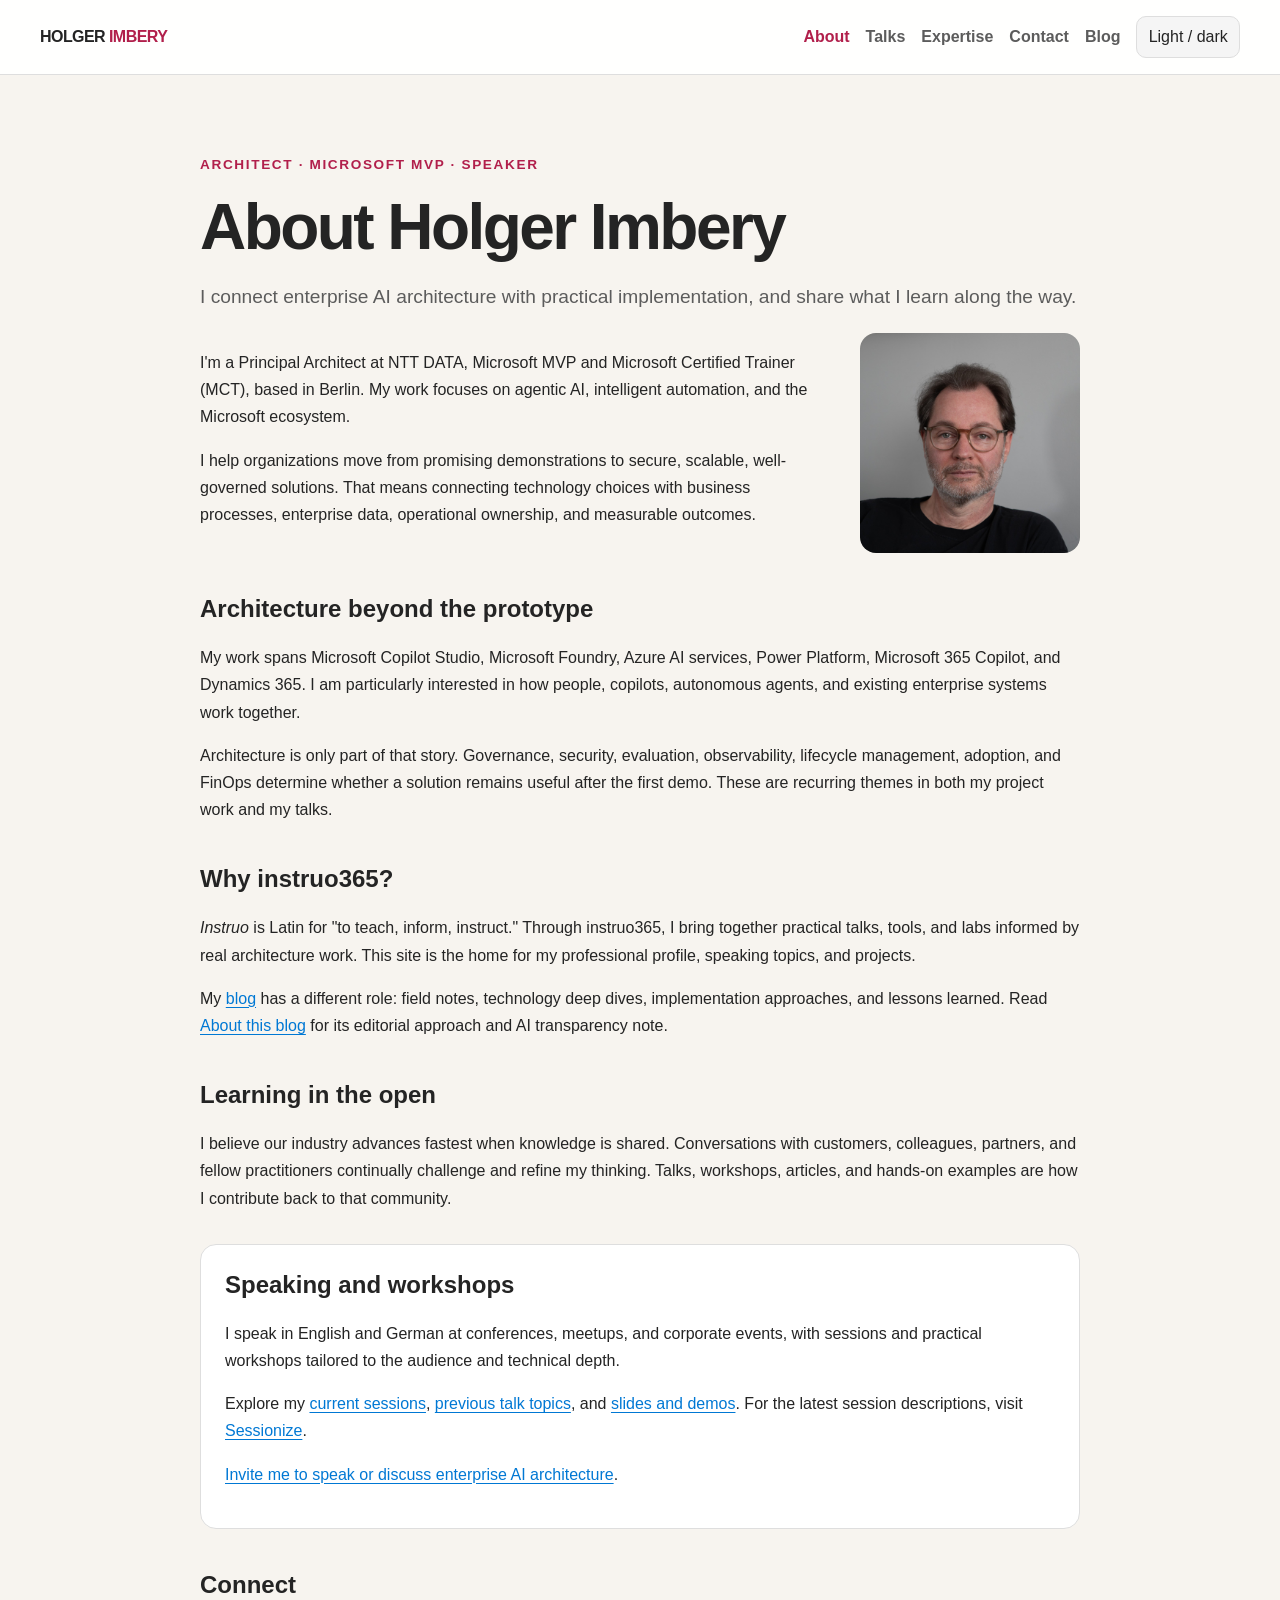
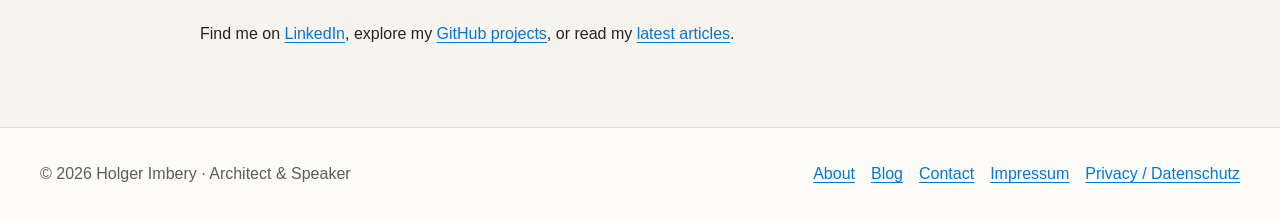
<file: about/index.html>
<!DOCTYPE html>
<html lang="en" data-theme="light">
<head>
  <meta charset="UTF-8">
  <meta name="viewport" content="width=device-width, initial-scale=1">
  <title>About Holger Imbery | Architect &amp; Speaker</title>
  <meta name="description" content="Meet Holger Imbery: Principal Architect, Microsoft MVP, MCT and speaker connecting enterprise AI architecture with practical community learning.">
  <link rel="canonical" href="https://instruo365.de/about/">
  <script>
    (() => {
      const param = new URLSearchParams(window.location.search).get("scoutTheme");
      const theme =
        param || (window.matchMedia("(prefers-color-scheme: dark)").matches ? "dark" : "light");
      document.documentElement.setAttribute("data-theme", theme);
    })();
  </script>
  <link rel="icon" href="/favicon/favicon.ico">
  <link rel="stylesheet" href="/assets/pages.css">
  <script defer src="/assets/theme.js"></script>
</head>
<body>
  <a class="skip-link" href="#main">Skip to content</a>
  <header class="site-header">
    <nav class="nav-wrap" aria-label="Main navigation">
      <a class="brand" href="/">HOLGER <span>IMBERY</span></a>
      <ul class="nav-links">
        <li><a href="/about/" aria-current="page">About</a></li>
        <li><a href="/#talks">Talks</a></li>
        <li><a href="/#expertise">Expertise</a></li>
        <li><a href="/#contact">Contact</a></li>
        <li><a href="https://holgerimbery.blog">Blog</a></li>
        <li><button class="theme-toggle" id="darkModeToggle" type="button" aria-label="Switch to dark theme" aria-pressed="false">Light / dark</button></li>
      </ul>
    </nav>
  </header>
  <main id="main">
    <p class="eyebrow">Architect &middot; Microsoft MVP &middot; Speaker</p>
    <h1>About Holger Imbery</h1>
    <p class="lead">I connect enterprise AI architecture with practical implementation, and share what I learn along the way.</p>
    <div class="profile">
      <div>
        <p>I'm a Principal Architect at NTT DATA, Microsoft MVP and Microsoft Certified Trainer (MCT), based in Berlin. My work focuses on agentic AI, intelligent automation, and the Microsoft ecosystem.</p>
        <p>I help organizations move from promising demonstrations to secure, scalable, well-governed solutions. That means connecting technology choices with business processes, enterprise data, operational ownership, and measurable outcomes.</p>
      </div>
      <img class="portrait" src="/images/holger-profile.jpg" alt="Holger Imbery" width="1200" height="1200">
    </div>
    <h2>Architecture beyond the prototype</h2>
    <p>My work spans Microsoft Copilot Studio, Microsoft Foundry, Azure AI services, Power Platform, Microsoft 365 Copilot, and Dynamics 365. I am particularly interested in how people, copilots, autonomous agents, and existing enterprise systems work together.</p>
    <p>Architecture is only part of that story. Governance, security, evaluation, observability, lifecycle management, adoption, and FinOps determine whether a solution remains useful after the first demo. These are recurring themes in both my project work and my talks.</p>
    <h2>Why instruo365?</h2>
    <p><em>Instruo</em> is Latin for "to teach, inform, instruct." Through instruo365, I bring together practical talks, tools, and labs informed by real architecture work. This site is the home for my professional profile, speaking topics, and projects.</p>
    <p>My <a href="https://holgerimbery.blog">blog</a> has a different role: field notes, technology deep dives, implementation approaches, and lessons learned. Read <a href="https://holgerimbery.blog/about/">About this blog</a> for its editorial approach and AI transparency note.</p>
    <h2>Learning in the open</h2>
    <p>I believe our industry advances fastest when knowledge is shared. Conversations with customers, colleagues, partners, and fellow practitioners continually challenge and refine my thinking. Talks, workshops, articles, and hands-on examples are how I contribute back to that community.</p>
    <section class="panel" aria-labelledby="speaking">
      <h2 id="speaking">Speaking and workshops</h2>
      <p>I speak in English and German at conferences, meetups, and corporate events, with sessions and practical workshops tailored to the audience and technical depth.</p>
      <p>Explore my <a href="/#talks">current sessions</a>, <a href="/#archive">previous talk topics</a>, and <a href="https://github.com/instruo365/talks/tree/main">slides and demos</a>. For the latest session descriptions, visit <a href="https://sessionize.com/holgerimbery/">Sessionize</a>.</p>
      <p><a href="/#contact">Invite me to speak or discuss enterprise AI architecture</a>.</p>
    </section>
    <h2>Connect</h2>
    <p>Find me on <a href="https://www.linkedin.com/in/holgerimbery/">LinkedIn</a>, explore my <a href="https://github.com/holgerimbery/">GitHub projects</a>, or read my <a href="https://holgerimbery.blog">latest articles</a>.</p>
  </main>
  <footer class="site-footer">
    <div class="footer-inner">
      <p>&copy; <span id="year">2026</span> Holger Imbery &middot; Architect &amp; Speaker</p>
      <nav class="footer-links" aria-label="Footer navigation">
        <a href="/about/">About</a><a href="https://holgerimbery.blog">Blog</a><a href="/#contact">Contact</a><a href="/impressum/">Impressum</a><a href="/privacy/">Privacy / Datenschutz</a>
      </nav>
    </div>
  </footer>
</body>
</html>
</file>
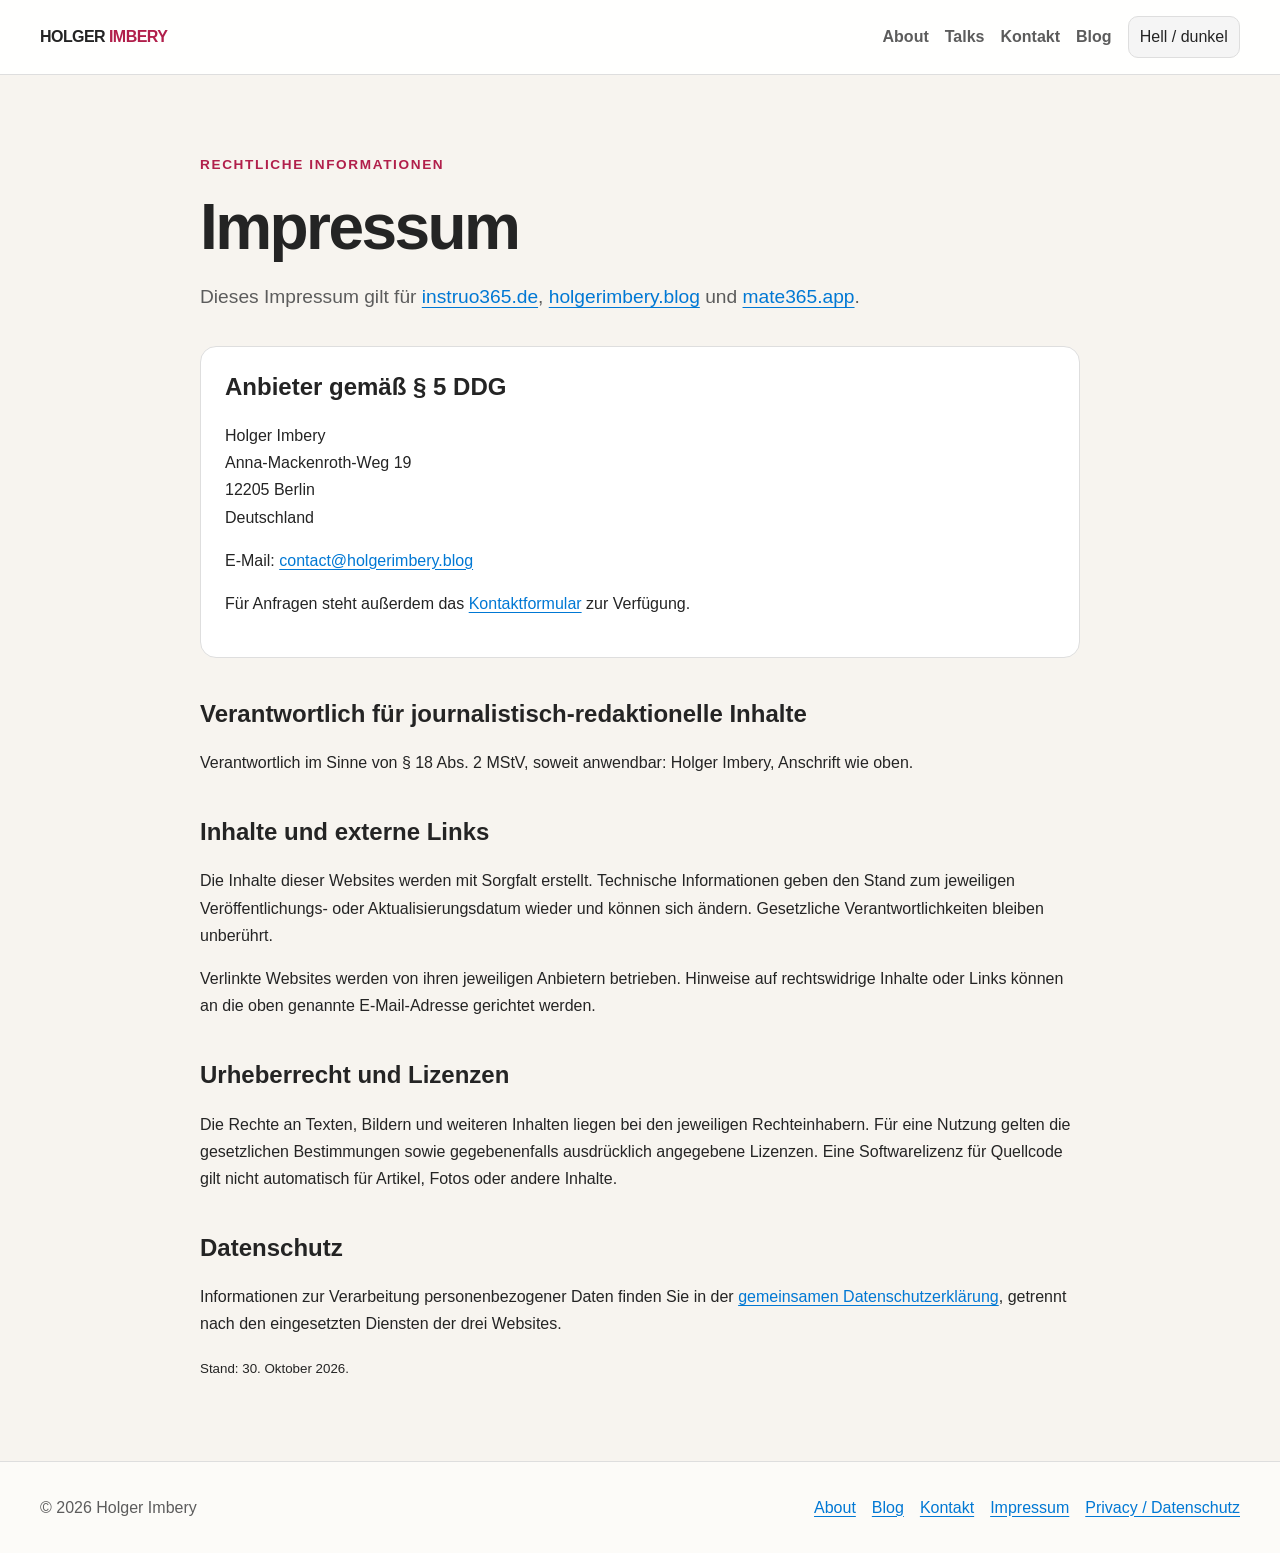
<file: impressum/index.html>
<!DOCTYPE html>
<html lang="de" data-theme="light">
<head>
  <meta charset="UTF-8">
  <meta name="viewport" content="width=device-width, initial-scale=1">
  <title>Impressum | Holger Imbery</title>
  <meta name="description" content="Gemeinsames Impressum und Kontaktinformationen f&uuml;r instruo365.de und holgerimbery.blog.">
  <link rel="canonical" href="https://instruo365.de/impressum/">
  <script>
    (() => {
      const param = new URLSearchParams(window.location.search).get("scoutTheme");
      const theme =
        param || (window.matchMedia("(prefers-color-scheme: dark)").matches ? "dark" : "light");
      document.documentElement.setAttribute("data-theme", theme);
    })();
  </script>
  <link rel="icon" href="/favicon/favicon.ico">
  <link rel="stylesheet" href="/assets/pages.css">
  <script defer src="/assets/theme.js"></script>
</head>
<body>
  <a class="skip-link" href="#main">Zum Inhalt</a>
  <header class="site-header">
    <nav class="nav-wrap" aria-label="Hauptnavigation">
      <a class="brand" href="/">HOLGER <span>IMBERY</span></a>
      <ul class="nav-links">
        <li><a href="/about/">About</a></li><li><a href="/#talks">Talks</a></li><li><a href="/#contact">Kontakt</a></li><li><a href="https://holgerimbery.blog">Blog</a></li>
        <li><button class="theme-toggle" id="darkModeToggle" type="button" aria-label="Zur dunklen Darstellung wechseln" aria-pressed="false">Hell / dunkel</button></li>
      </ul>
    </nav>
  </header>
  <main id="main">
    <p class="eyebrow">Rechtliche Informationen</p>
    <h1>Impressum</h1>
    <p class="lead">Dieses Impressum gilt f&uuml;r <a href="https://instruo365.de">instruo365.de</a>, <a href="https://holgerimbery.blog">holgerimbery.blog</a> und <a href="https://www.mate365.app/">mate365.app</a>.</p>
    <section class="panel" aria-labelledby="anbieter">
      <h2 id="anbieter">Anbieter gem&auml;&szlig; &sect; 5 DDG</h2>
      <address>Holger Imbery<br>Anna-Mackenroth-Weg 19<br>12205 Berlin<br>Deutschland</address>
      <p>E-Mail: <a href="mailto:contact@holgerimbery.blog">contact@holgerimbery.blog</a></p>
      <p>F&uuml;r Anfragen steht au&szlig;erdem das <a href="/#contact">Kontaktformular</a> zur Verf&uuml;gung.</p>
    </section>
    <h2>Verantwortlich f&uuml;r journalistisch-redaktionelle Inhalte</h2>
    <p>Verantwortlich im Sinne von &sect; 18 Abs. 2 MStV, soweit anwendbar: Holger Imbery, Anschrift wie oben.</p>
    <h2>Inhalte und externe Links</h2>
    <p>Die Inhalte dieser Websites werden mit Sorgfalt erstellt. Technische Informationen geben den Stand zum jeweiligen Ver&ouml;ffentlichungs- oder Aktualisierungsdatum wieder und k&ouml;nnen sich &auml;ndern. Gesetzliche Verantwortlichkeiten bleiben unber&uuml;hrt.</p>
    <p>Verlinkte Websites werden von ihren jeweiligen Anbietern betrieben. Hinweise auf rechtswidrige Inhalte oder Links k&ouml;nnen an die oben genannte E-Mail-Adresse gerichtet werden.</p>
    <h2>Urheberrecht und Lizenzen</h2>
    <p>Die Rechte an Texten, Bildern und weiteren Inhalten liegen bei den jeweiligen Rechteinhabern. F&uuml;r eine Nutzung gelten die gesetzlichen Bestimmungen sowie gegebenenfalls ausdr&uuml;cklich angegebene Lizenzen. Eine Softwarelizenz f&uuml;r Quellcode gilt nicht automatisch f&uuml;r Artikel, Fotos oder andere Inhalte.</p>
    <h2>Datenschutz</h2>
    <p>Informationen zur Verarbeitung personenbezogener Daten finden Sie in der <a href="/privacy/">gemeinsamen Datenschutzerkl&auml;rung</a>, getrennt nach den eingesetzten Diensten der drei Websites.</p>
    <p><small>Stand: 30. Oktober 2026.</small></p>
  </main>
  <footer class="site-footer">
    <div class="footer-inner">
      <p>&copy; <span id="year">2026</span> Holger Imbery</p>
      <nav class="footer-links" aria-label="Footernavigation">
        <a href="/about/">About</a><a href="https://holgerimbery.blog">Blog</a><a href="/#contact">Kontakt</a><a href="/impressum/" aria-current="page">Impressum</a><a href="/privacy/">Privacy / Datenschutz</a>
      </nav>
    </div>
  </footer>
</body>
</html>
</file>
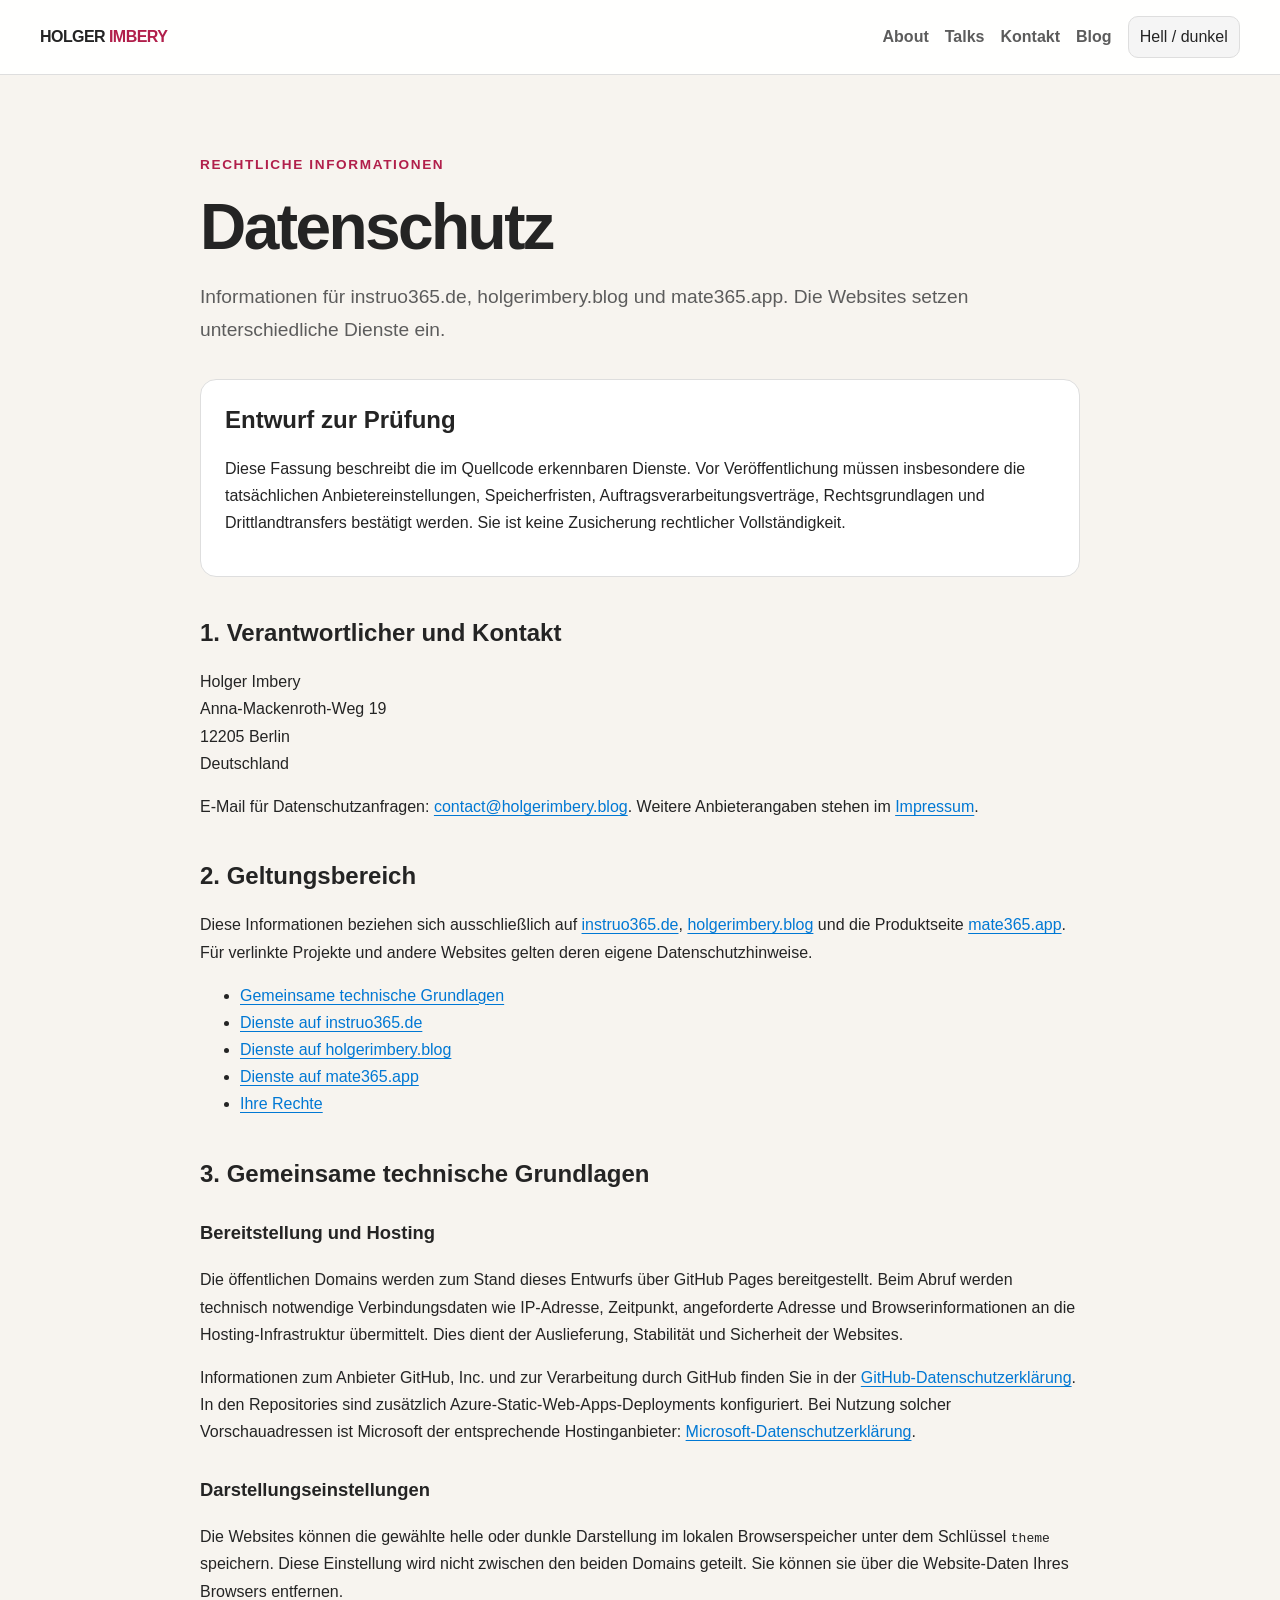
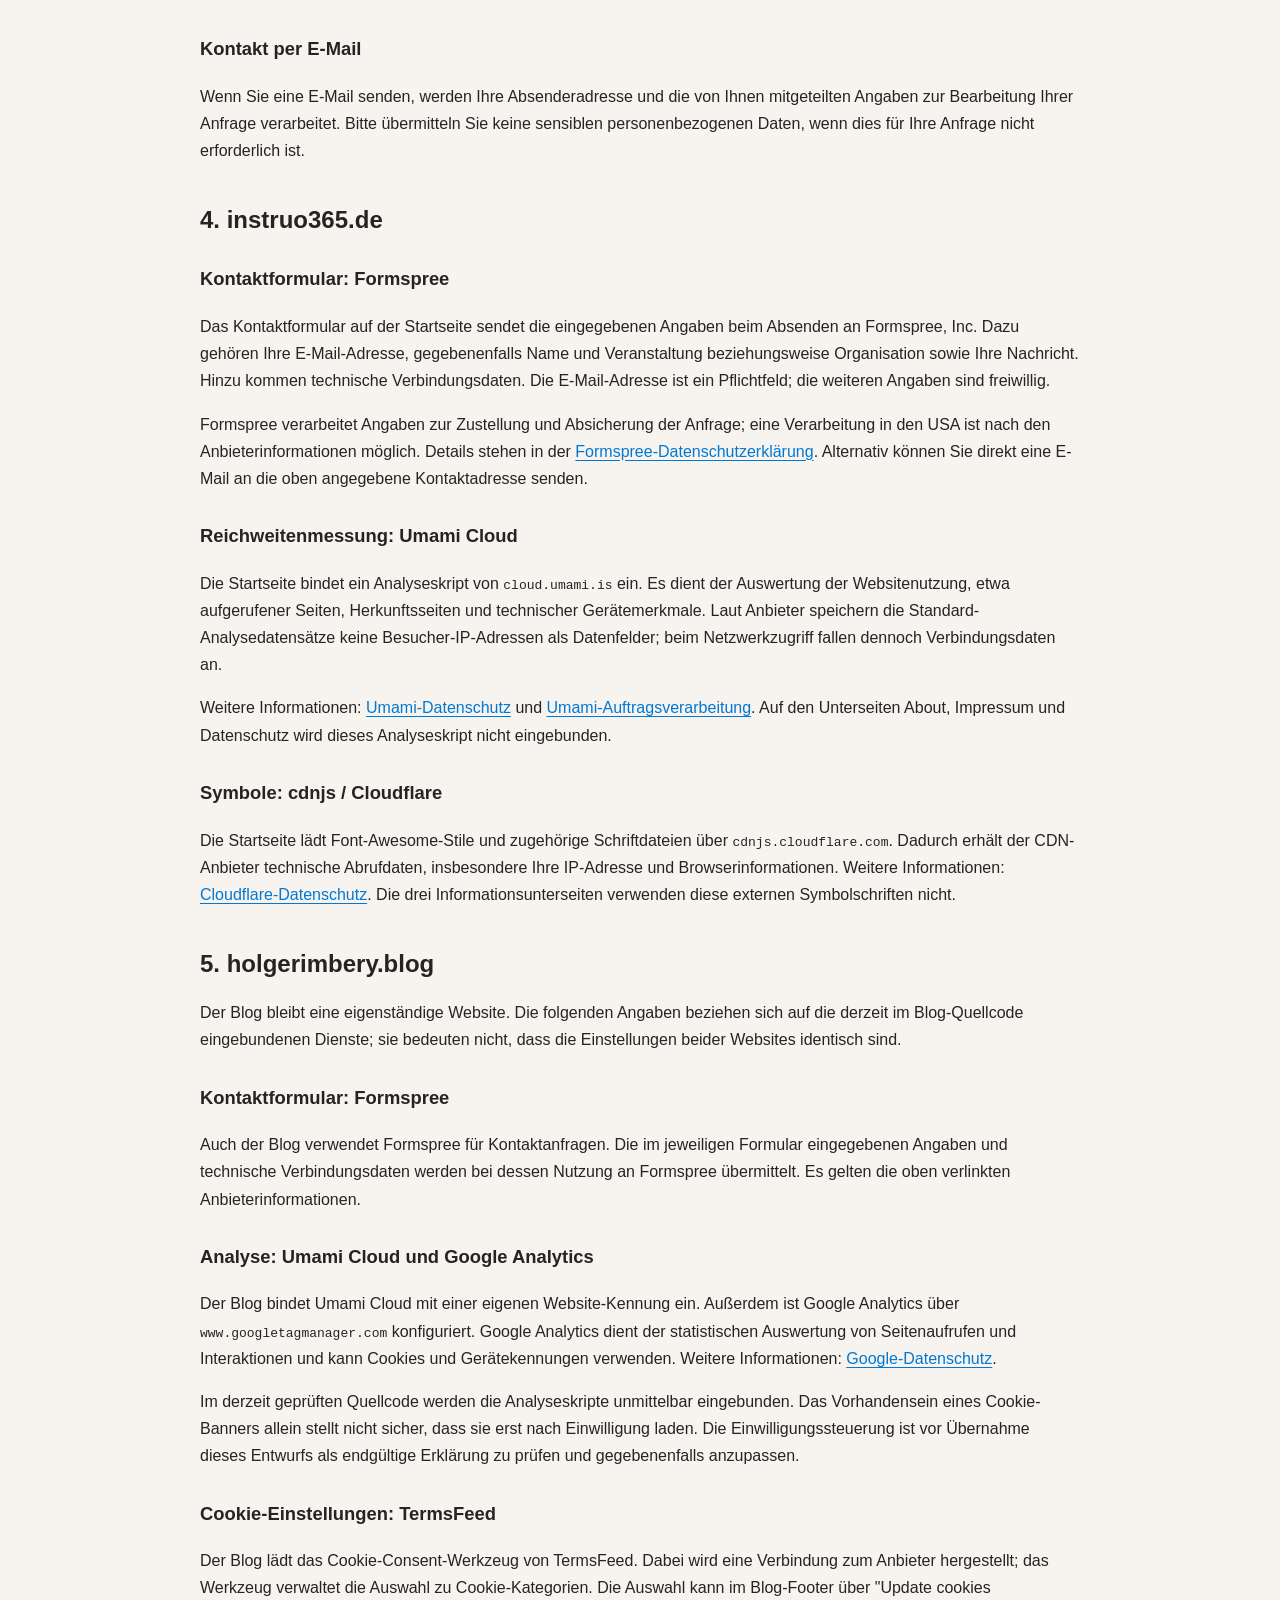
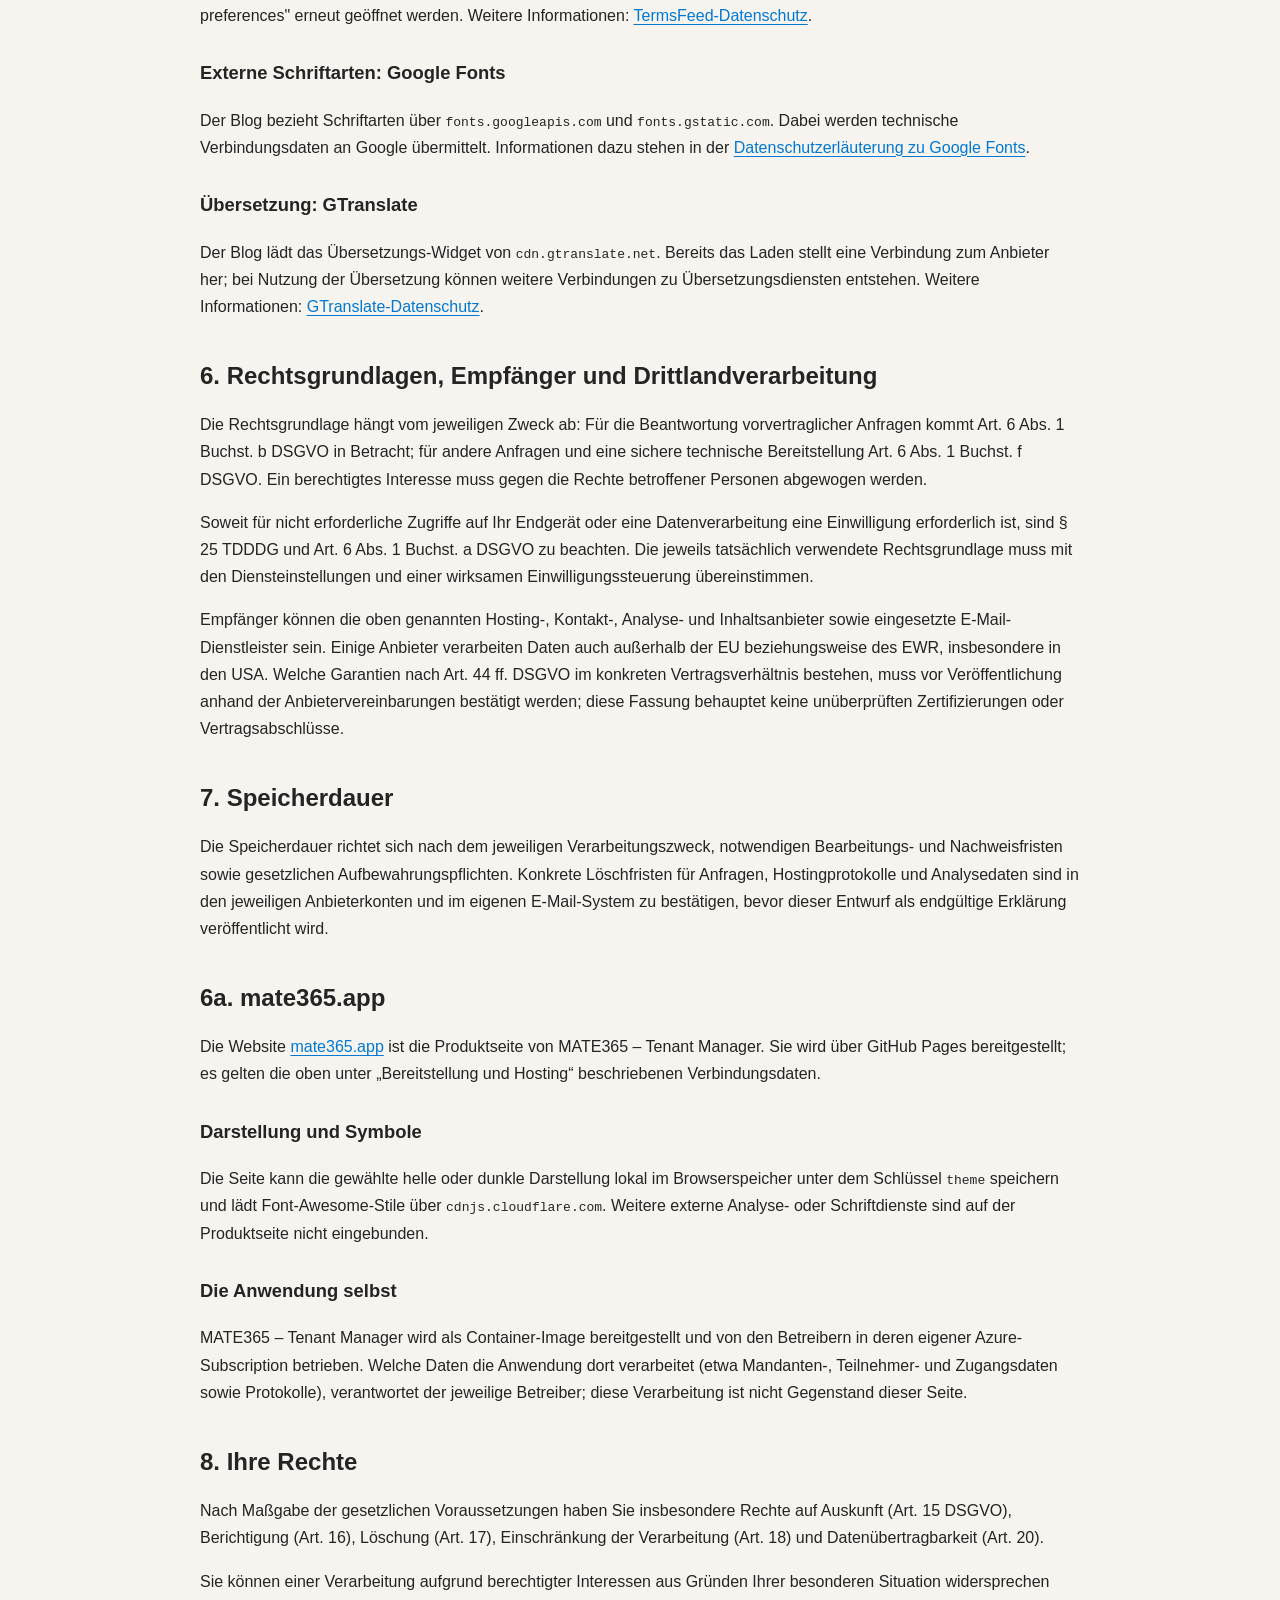
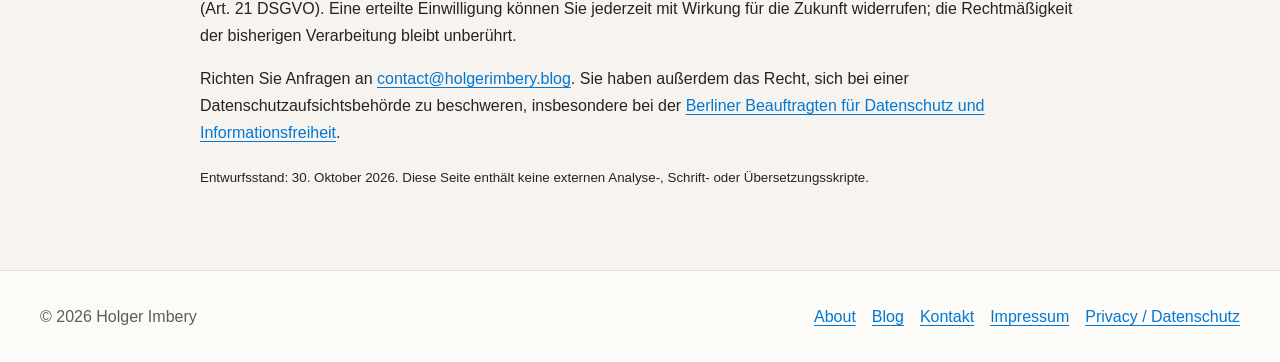
<file: privacy/index.html>
<!DOCTYPE html>
<html lang="de" data-theme="light">
<head>
  <meta charset="UTF-8">
  <meta name="viewport" content="width=device-width, initial-scale=1">
  <title>Datenschutz / Privacy | Holger Imbery</title>
  <meta name="description" content="Datenschutzinformationen f&uuml;r instruo365.de und holgerimbery.blog mit websitebezogenen Angaben zu Hosting, Kontakt und externen Diensten.">
  <link rel="canonical" href="https://instruo365.de/privacy/">
  <script>
    (() => {
      const param = new URLSearchParams(window.location.search).get("scoutTheme");
      const theme =
        param || (window.matchMedia("(prefers-color-scheme: dark)").matches ? "dark" : "light");
      document.documentElement.setAttribute("data-theme", theme);
    })();
  </script>
  <link rel="icon" href="/favicon/favicon.ico">
  <link rel="stylesheet" href="/assets/pages.css">
  <script defer src="/assets/theme.js"></script>
</head>
<body>
  <a class="skip-link" href="#main">Zum Inhalt</a>
  <header class="site-header">
    <nav class="nav-wrap" aria-label="Hauptnavigation">
      <a class="brand" href="/">HOLGER <span>IMBERY</span></a>
      <ul class="nav-links">
        <li><a href="/about/">About</a></li><li><a href="/#talks">Talks</a></li><li><a href="/#contact">Kontakt</a></li><li><a href="https://holgerimbery.blog">Blog</a></li>
        <li><button class="theme-toggle" id="darkModeToggle" type="button" aria-label="Zur dunklen Darstellung wechseln" aria-pressed="false">Hell / dunkel</button></li>
      </ul>
    </nav>
  </header>
  <main id="main">
    <p class="eyebrow">Rechtliche Informationen</p>
    <h1>Datenschutz</h1>
    <p class="lead">Informationen f&uuml;r instruo365.de, holgerimbery.blog und mate365.app. Die Websites setzen unterschiedliche Dienste ein.</p>
    <aside class="panel" aria-labelledby="review">
      <h2 id="review">Entwurf zur Pr&uuml;fung</h2>
      <p>Diese Fassung beschreibt die im Quellcode erkennbaren Dienste. Vor Ver&ouml;ffentlichung m&uuml;ssen insbesondere die tats&auml;chlichen Anbietereinstellungen, Speicherfristen, Auftragsverarbeitungsvertr&auml;ge, Rechtsgrundlagen und Drittlandtransfers best&auml;tigt werden. Sie ist keine Zusicherung rechtlicher Vollst&auml;ndigkeit.</p>
    </aside>
    <h2>1. Verantwortlicher und Kontakt</h2>
    <address>Holger Imbery<br>Anna-Mackenroth-Weg 19<br>12205 Berlin<br>Deutschland</address>
    <p>E-Mail f&uuml;r Datenschutzanfragen: <a href="mailto:contact@holgerimbery.blog">contact@holgerimbery.blog</a>. Weitere Anbieterangaben stehen im <a href="/impressum/">Impressum</a>.</p>
    <h2>2. Geltungsbereich</h2>
    <p>Diese Informationen beziehen sich ausschlie&szlig;lich auf <a href="https://instruo365.de">instruo365.de</a>, <a href="https://holgerimbery.blog">holgerimbery.blog</a> und die Produktseite <a href="https://www.mate365.app/">mate365.app</a>. F&uuml;r verlinkte Projekte und andere Websites gelten deren eigene Datenschutzhinweise.</p>
    <nav aria-label="Datenschutz nach Website">
      <ul><li><a href="#gemeinsam">Gemeinsame technische Grundlagen</a></li><li><a href="#instruo365">Dienste auf instruo365.de</a></li><li><a href="#blog">Dienste auf holgerimbery.blog</a></li><li><a href="#mate365">Dienste auf mate365.app</a></li><li><a href="#rechte">Ihre Rechte</a></li></ul>
    </nav>
    <h2 id="gemeinsam">3. Gemeinsame technische Grundlagen</h2>
    <h3>Bereitstellung und Hosting</h3>
    <p>Die &ouml;ffentlichen Domains werden zum Stand dieses Entwurfs &uuml;ber GitHub Pages bereitgestellt. Beim Abruf werden technisch notwendige Verbindungsdaten wie IP-Adresse, Zeitpunkt, angeforderte Adresse und Browserinformationen an die Hosting-Infrastruktur &uuml;bermittelt. Dies dient der Auslieferung, Stabilit&auml;t und Sicherheit der Websites.</p>
    <p>Informationen zum Anbieter GitHub, Inc. und zur Verarbeitung durch GitHub finden Sie in der <a href="https://docs.github.com/en/site-policy/privacy-policies/github-general-privacy-statement">GitHub-Datenschutzerkl&auml;rung</a>. In den Repositories sind zus&auml;tzlich Azure-Static-Web-Apps-Deployments konfiguriert. Bei Nutzung solcher Vorschauadressen ist Microsoft der entsprechende Hostinganbieter: <a href="https://privacy.microsoft.com/privacystatement">Microsoft-Datenschutzerkl&auml;rung</a>.</p>
    <h3>Darstellungseinstellungen</h3>
    <p>Die Websites k&ouml;nnen die gew&auml;hlte helle oder dunkle Darstellung im lokalen Browserspeicher unter dem Schl&uuml;ssel <code>theme</code> speichern. Diese Einstellung wird nicht zwischen den beiden Domains geteilt. Sie k&ouml;nnen sie &uuml;ber die Website-Daten Ihres Browsers entfernen.</p>
    <h3>Kontakt per E-Mail</h3>
    <p>Wenn Sie eine E-Mail senden, werden Ihre Absenderadresse und die von Ihnen mitgeteilten Angaben zur Bearbeitung Ihrer Anfrage verarbeitet. Bitte &uuml;bermitteln Sie keine sensiblen personenbezogenen Daten, wenn dies f&uuml;r Ihre Anfrage nicht erforderlich ist.</p>
    <h2 id="instruo365">4. instruo365.de</h2>
    <h3>Kontaktformular: Formspree</h3>
    <p>Das Kontaktformular auf der Startseite sendet die eingegebenen Angaben beim Absenden an Formspree, Inc. Dazu geh&ouml;ren Ihre E-Mail-Adresse, gegebenenfalls Name und Veranstaltung beziehungsweise Organisation sowie Ihre Nachricht. Hinzu kommen technische Verbindungsdaten. Die E-Mail-Adresse ist ein Pflichtfeld; die weiteren Angaben sind freiwillig.</p>
    <p>Formspree verarbeitet Angaben zur Zustellung und Absicherung der Anfrage; eine Verarbeitung in den USA ist nach den Anbieterinformationen m&ouml;glich. Details stehen in der <a href="https://formspree.io/legal/privacy-policy/">Formspree-Datenschutzerkl&auml;rung</a>. Alternativ k&ouml;nnen Sie direkt eine E-Mail an die oben angegebene Kontaktadresse senden.</p>
    <h3>Reichweitenmessung: Umami Cloud</h3>
    <p>Die Startseite bindet ein Analyseskript von <code>cloud.umami.is</code> ein. Es dient der Auswertung der Websitenutzung, etwa aufgerufener Seiten, Herkunftsseiten und technischer Ger&auml;temerkmale. Laut Anbieter speichern die Standard-Analysedatens&auml;tze keine Besucher-IP-Adressen als Datenfelder; beim Netzwerkzugriff fallen dennoch Verbindungsdaten an.</p>
    <p>Weitere Informationen: <a href="https://umami.is/privacy">Umami-Datenschutz</a> und <a href="https://umami.is/dpa">Umami-Auftragsverarbeitung</a>. Auf den Unterseiten About, Impressum und Datenschutz wird dieses Analyseskript nicht eingebunden.</p>
    <h3>Symbole: cdnjs / Cloudflare</h3>
    <p>Die Startseite l&auml;dt Font-Awesome-Stile und zugeh&ouml;rige Schriftdateien &uuml;ber <code>cdnjs.cloudflare.com</code>. Dadurch erh&auml;lt der CDN-Anbieter technische Abrufdaten, insbesondere Ihre IP-Adresse und Browserinformationen. Weitere Informationen: <a href="https://www.cloudflare.com/privacypolicy/">Cloudflare-Datenschutz</a>. Die drei Informationsunterseiten verwenden diese externen Symbolschriften nicht.</p>
    <h2 id="blog">5. holgerimbery.blog</h2>
    <p>Der Blog bleibt eine eigenst&auml;ndige Website. Die folgenden Angaben beziehen sich auf die derzeit im Blog-Quellcode eingebundenen Dienste; sie bedeuten nicht, dass die Einstellungen beider Websites identisch sind.</p>
    <h3>Kontaktformular: Formspree</h3>
    <p>Auch der Blog verwendet Formspree f&uuml;r Kontaktanfragen. Die im jeweiligen Formular eingegebenen Angaben und technische Verbindungsdaten werden bei dessen Nutzung an Formspree &uuml;bermittelt. Es gelten die oben verlinkten Anbieterinformationen.</p>
    <h3>Analyse: Umami Cloud und Google Analytics</h3>
    <p>Der Blog bindet Umami Cloud mit einer eigenen Website-Kennung ein. Au&szlig;erdem ist Google Analytics &uuml;ber <code>www.googletagmanager.com</code> konfiguriert. Google Analytics dient der statistischen Auswertung von Seitenaufrufen und Interaktionen und kann Cookies und Ger&auml;tekennungen verwenden. Weitere Informationen: <a href="https://policies.google.com/privacy">Google-Datenschutz</a>.</p>
    <p>Im derzeit gepr&uuml;ften Quellcode werden die Analyseskripte unmittelbar eingebunden. Das Vorhandensein eines Cookie-Banners allein stellt nicht sicher, dass sie erst nach Einwilligung laden. Die Einwilligungssteuerung ist vor &Uuml;bernahme dieses Entwurfs als endg&uuml;ltige Erkl&auml;rung zu pr&uuml;fen und gegebenenfalls anzupassen.</p>
    <h3>Cookie-Einstellungen: TermsFeed</h3>
    <p>Der Blog l&auml;dt das Cookie-Consent-Werkzeug von TermsFeed. Dabei wird eine Verbindung zum Anbieter hergestellt; das Werkzeug verwaltet die Auswahl zu Cookie-Kategorien. Die Auswahl kann im Blog-Footer &uuml;ber <span lang="en">"Update cookies preferences"</span> erneut ge&ouml;ffnet werden. Weitere Informationen: <a href="https://www.termsfeed.com/privacy-policy/">TermsFeed-Datenschutz</a>.</p>
    <h3>Externe Schriftarten: Google Fonts</h3>
    <p>Der Blog bezieht Schriftarten &uuml;ber <code>fonts.googleapis.com</code> und <code>fonts.gstatic.com</code>. Dabei werden technische Verbindungsdaten an Google &uuml;bermittelt. Informationen dazu stehen in der <a href="https://developers.google.com/fonts/faq/privacy">Datenschutzerl&auml;uterung zu Google Fonts</a>.</p>
    <h3>&Uuml;bersetzung: GTranslate</h3>
    <p>Der Blog l&auml;dt das &Uuml;bersetzungs-Widget von <code>cdn.gtranslate.net</code>. Bereits das Laden stellt eine Verbindung zum Anbieter her; bei Nutzung der &Uuml;bersetzung k&ouml;nnen weitere Verbindungen zu &Uuml;bersetzungsdiensten entstehen. Weitere Informationen: <a href="https://gtranslate.io/privacy-policy">GTranslate-Datenschutz</a>.</p>
    <h2>6. Rechtsgrundlagen, Empf&auml;nger und Drittlandverarbeitung</h2>
    <p>Die Rechtsgrundlage h&auml;ngt vom jeweiligen Zweck ab: F&uuml;r die Beantwortung vorvertraglicher Anfragen kommt Art. 6 Abs. 1 Buchst. b DSGVO in Betracht; f&uuml;r andere Anfragen und eine sichere technische Bereitstellung Art. 6 Abs. 1 Buchst. f DSGVO. Ein berechtigtes Interesse muss gegen die Rechte betroffener Personen abgewogen werden.</p>
    <p>Soweit f&uuml;r nicht erforderliche Zugriffe auf Ihr Endger&auml;t oder eine Datenverarbeitung eine Einwilligung erforderlich ist, sind &sect; 25 TDDDG und Art. 6 Abs. 1 Buchst. a DSGVO zu beachten. Die jeweils tats&auml;chlich verwendete Rechtsgrundlage muss mit den Diensteinstellungen und einer wirksamen Einwilligungssteuerung &uuml;bereinstimmen.</p>
    <p>Empf&auml;nger k&ouml;nnen die oben genannten Hosting-, Kontakt-, Analyse- und Inhaltsanbieter sowie eingesetzte E-Mail-Dienstleister sein. Einige Anbieter verarbeiten Daten auch au&szlig;erhalb der EU beziehungsweise des EWR, insbesondere in den USA. Welche Garantien nach Art. 44 ff. DSGVO im konkreten Vertragsverh&auml;ltnis bestehen, muss vor Ver&ouml;ffentlichung anhand der Anbietervereinbarungen best&auml;tigt werden; diese Fassung behauptet keine un&uuml;berpr&uuml;ften Zertifizierungen oder Vertragsabschl&uuml;sse.</p>
    <h2>7. Speicherdauer</h2>
    <p>Die Speicherdauer richtet sich nach dem jeweiligen Verarbeitungszweck, notwendigen Bearbeitungs- und Nachweisfristen sowie gesetzlichen Aufbewahrungspflichten. Konkrete L&ouml;schfristen f&uuml;r Anfragen, Hostingprotokolle und Analysedaten sind in den jeweiligen Anbieterkonten und im eigenen E-Mail-System zu best&auml;tigen, bevor dieser Entwurf als endg&uuml;ltige Erkl&auml;rung ver&ouml;ffentlicht wird.</p>
    <h2 id="mate365">6a. mate365.app</h2>
    <p>Die Website <a href="https://www.mate365.app/">mate365.app</a> ist die Produktseite von MATE365 &ndash; Tenant Manager. Sie wird &uuml;ber GitHub Pages bereitgestellt; es gelten die oben unter &bdquo;Bereitstellung und Hosting&ldquo; beschriebenen Verbindungsdaten.</p>
    <h3>Darstellung und Symbole</h3>
    <p>Die Seite kann die gew&auml;hlte helle oder dunkle Darstellung lokal im Browserspeicher unter dem Schl&uuml;ssel <code>theme</code> speichern und l&auml;dt Font-Awesome-Stile &uuml;ber <code>cdnjs.cloudflare.com</code>. Weitere externe Analyse- oder Schriftdienste sind auf der Produktseite nicht eingebunden.</p>
    <h3>Die Anwendung selbst</h3>
    <p>MATE365 &ndash; Tenant Manager wird als Container-Image bereitgestellt und von den Betreibern in deren eigener Azure-Subscription betrieben. Welche Daten die Anwendung dort verarbeitet (etwa Mandanten-, Teilnehmer- und Zugangsdaten sowie Protokolle), verantwortet der jeweilige Betreiber; diese Verarbeitung ist nicht Gegenstand dieser Seite.</p>
    <h2 id="rechte">8. Ihre Rechte</h2>
    <p>Nach Ma&szlig;gabe der gesetzlichen Voraussetzungen haben Sie insbesondere Rechte auf Auskunft (Art. 15 DSGVO), Berichtigung (Art. 16), L&ouml;schung (Art. 17), Einschr&auml;nkung der Verarbeitung (Art. 18) und Daten&uuml;bertragbarkeit (Art. 20).</p>
    <p>Sie k&ouml;nnen einer Verarbeitung aufgrund berechtigter Interessen aus Gr&uuml;nden Ihrer besonderen Situation widersprechen (Art. 21 DSGVO). Eine erteilte Einwilligung k&ouml;nnen Sie jederzeit mit Wirkung f&uuml;r die Zukunft widerrufen; die Rechtm&auml;&szlig;igkeit der bisherigen Verarbeitung bleibt unber&uuml;hrt.</p>
    <p>Richten Sie Anfragen an <a href="mailto:contact@holgerimbery.blog">contact@holgerimbery.blog</a>. Sie haben au&szlig;erdem das Recht, sich bei einer Datenschutzaufsichtsbeh&ouml;rde zu beschweren, insbesondere bei der <a href="https://www.datenschutz-berlin.de/">Berliner Beauftragten f&uuml;r Datenschutz und Informationsfreiheit</a>.</p>
    <p><small>Entwurfsstand: 30. Oktober 2026. Diese Seite enth&auml;lt keine externen Analyse-, Schrift- oder &Uuml;bersetzungsskripte.</small></p>
  </main>
  <footer class="site-footer">
    <div class="footer-inner">
      <p>&copy; <span id="year">2026</span> Holger Imbery</p>
      <nav class="footer-links" aria-label="Footernavigation">
        <a href="/about/">About</a><a href="https://holgerimbery.blog">Blog</a><a href="/#contact">Kontakt</a><a href="/impressum/">Impressum</a><a href="/privacy/" aria-current="page">Privacy / Datenschutz</a>
      </nav>
    </div>
  </footer>
</body>
</html>
</file>
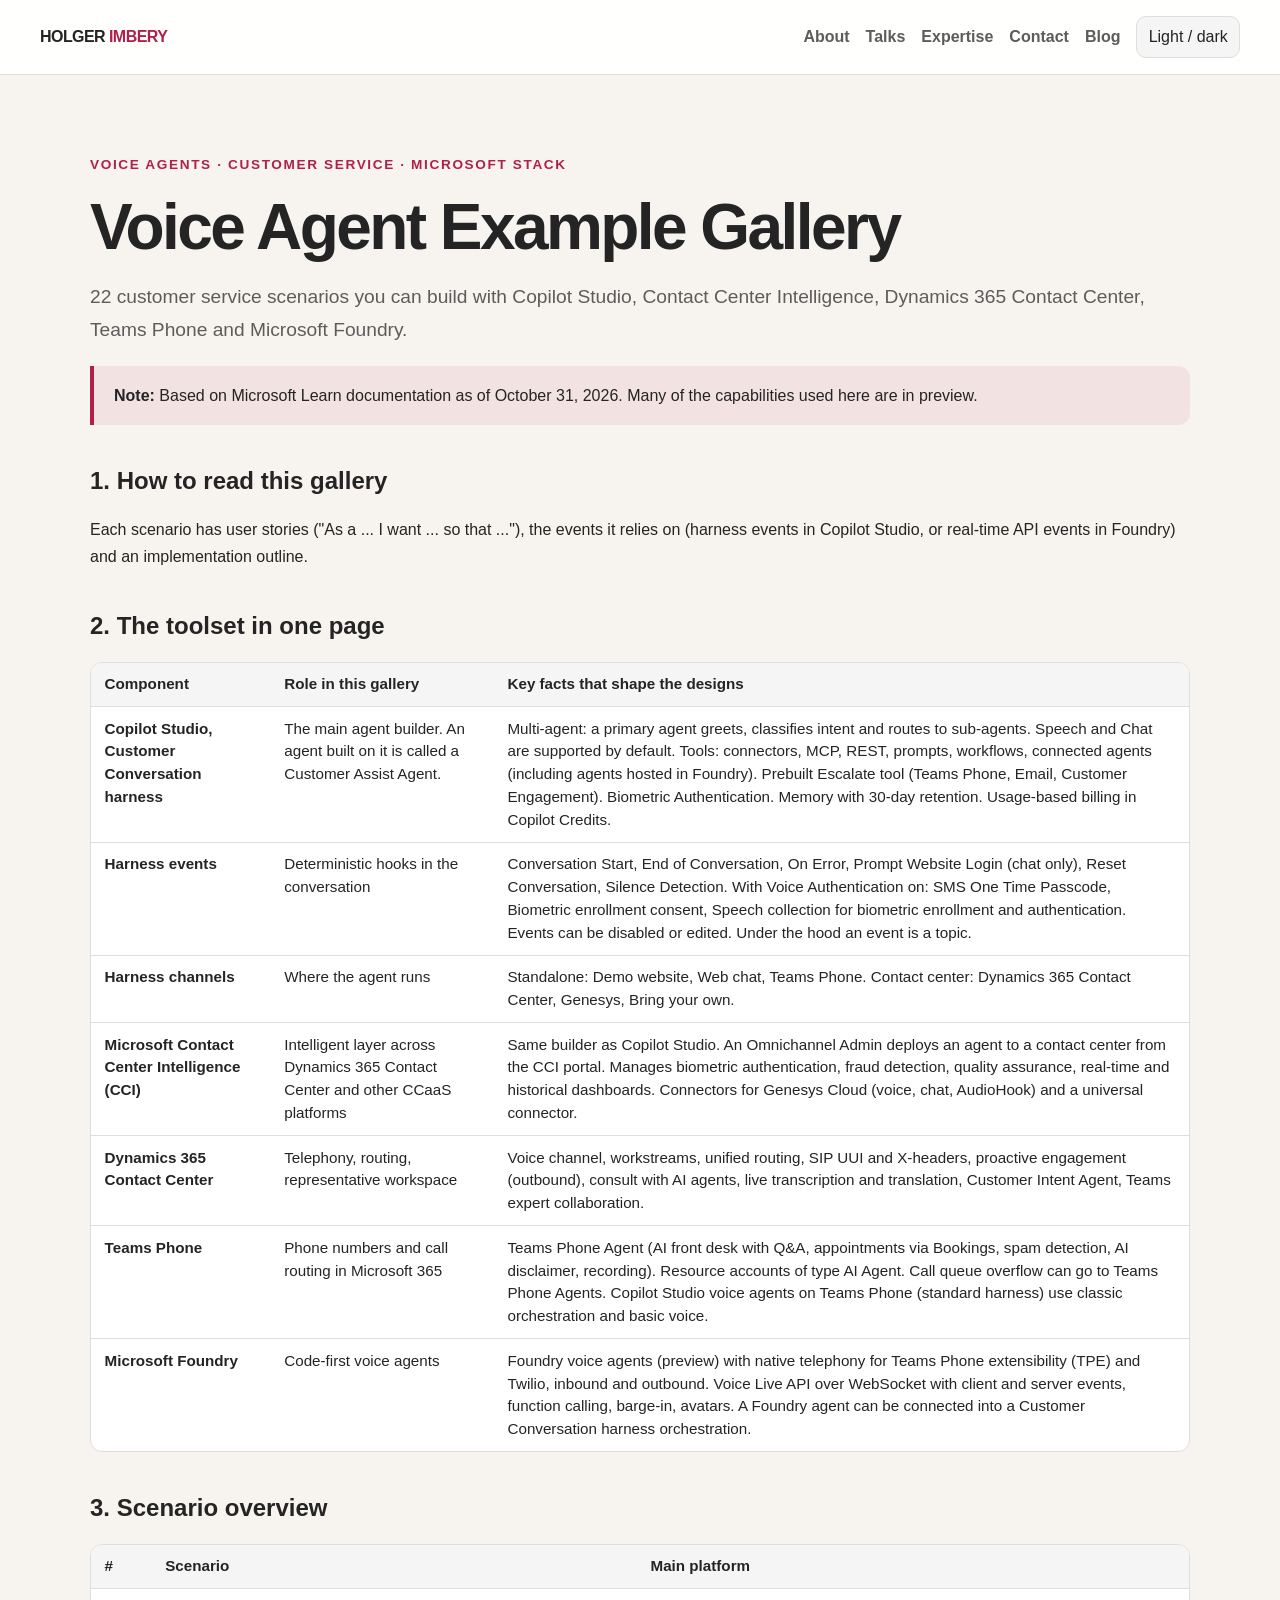
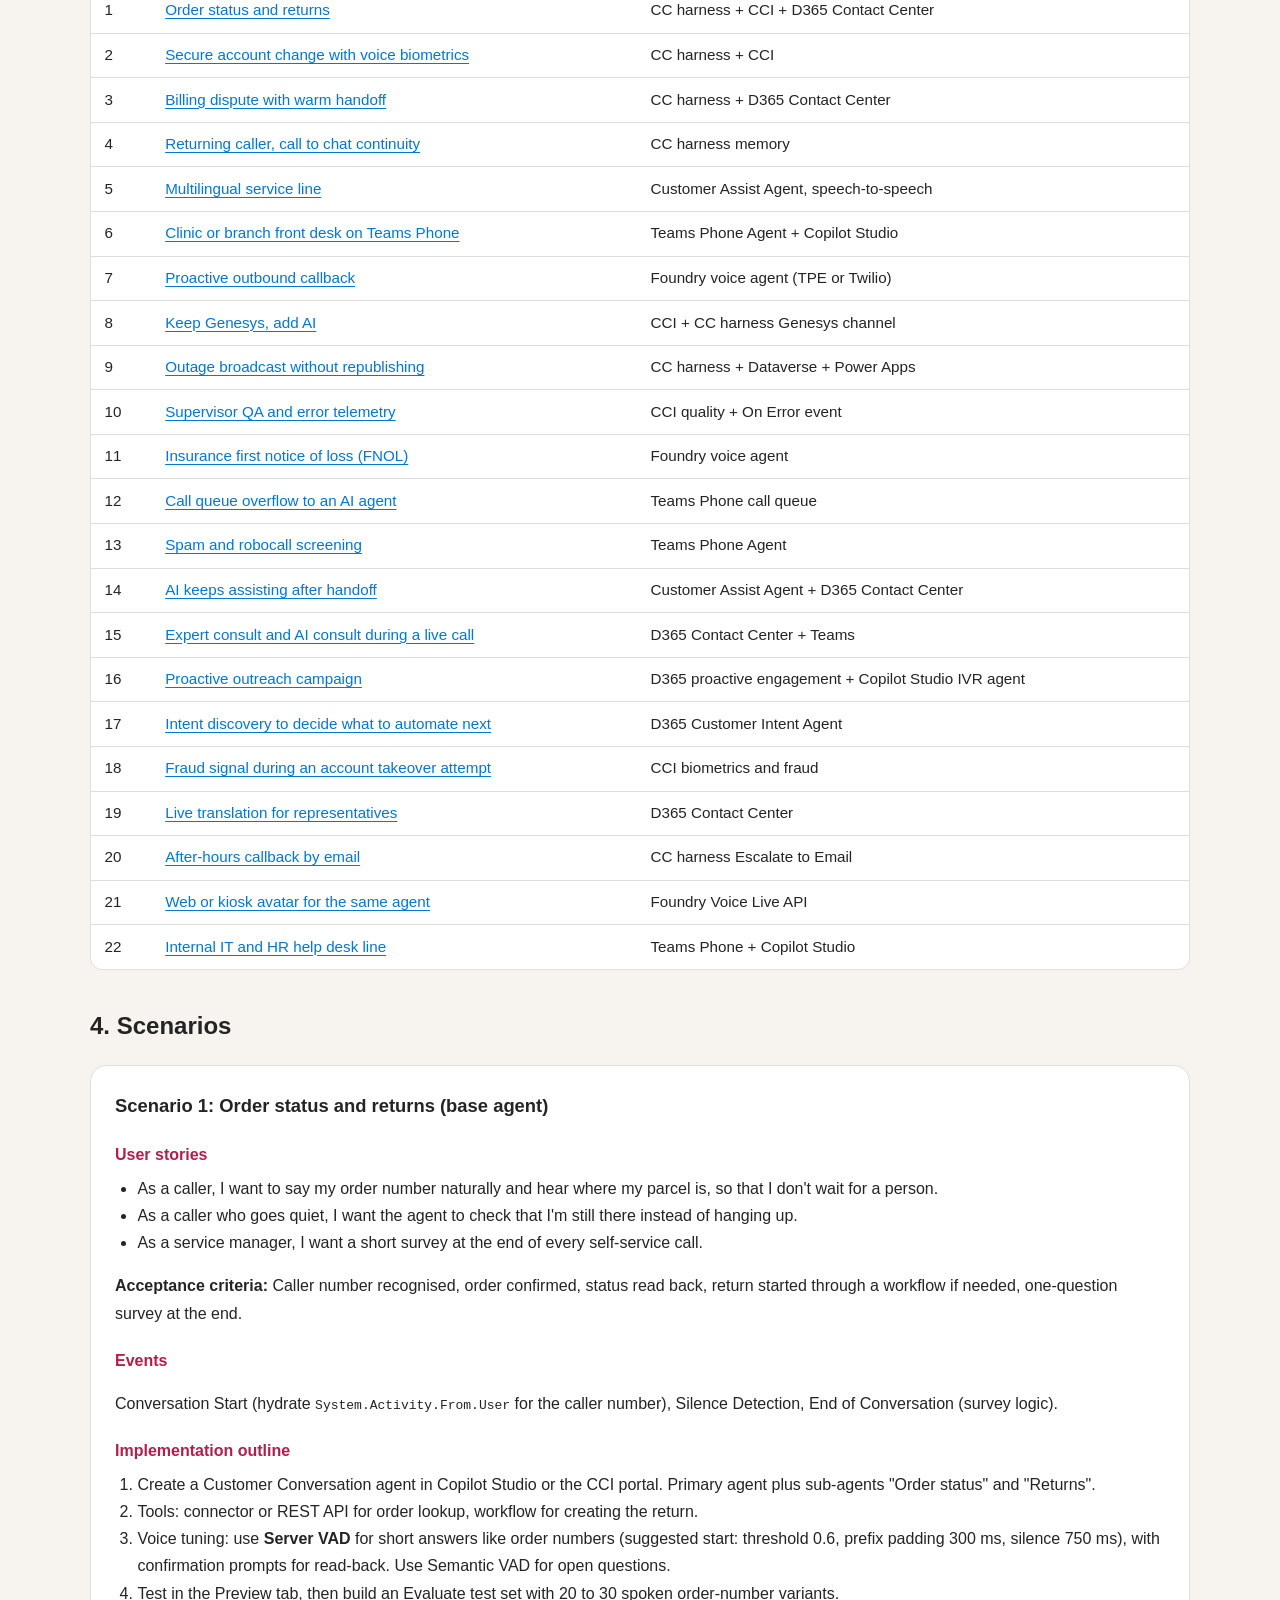
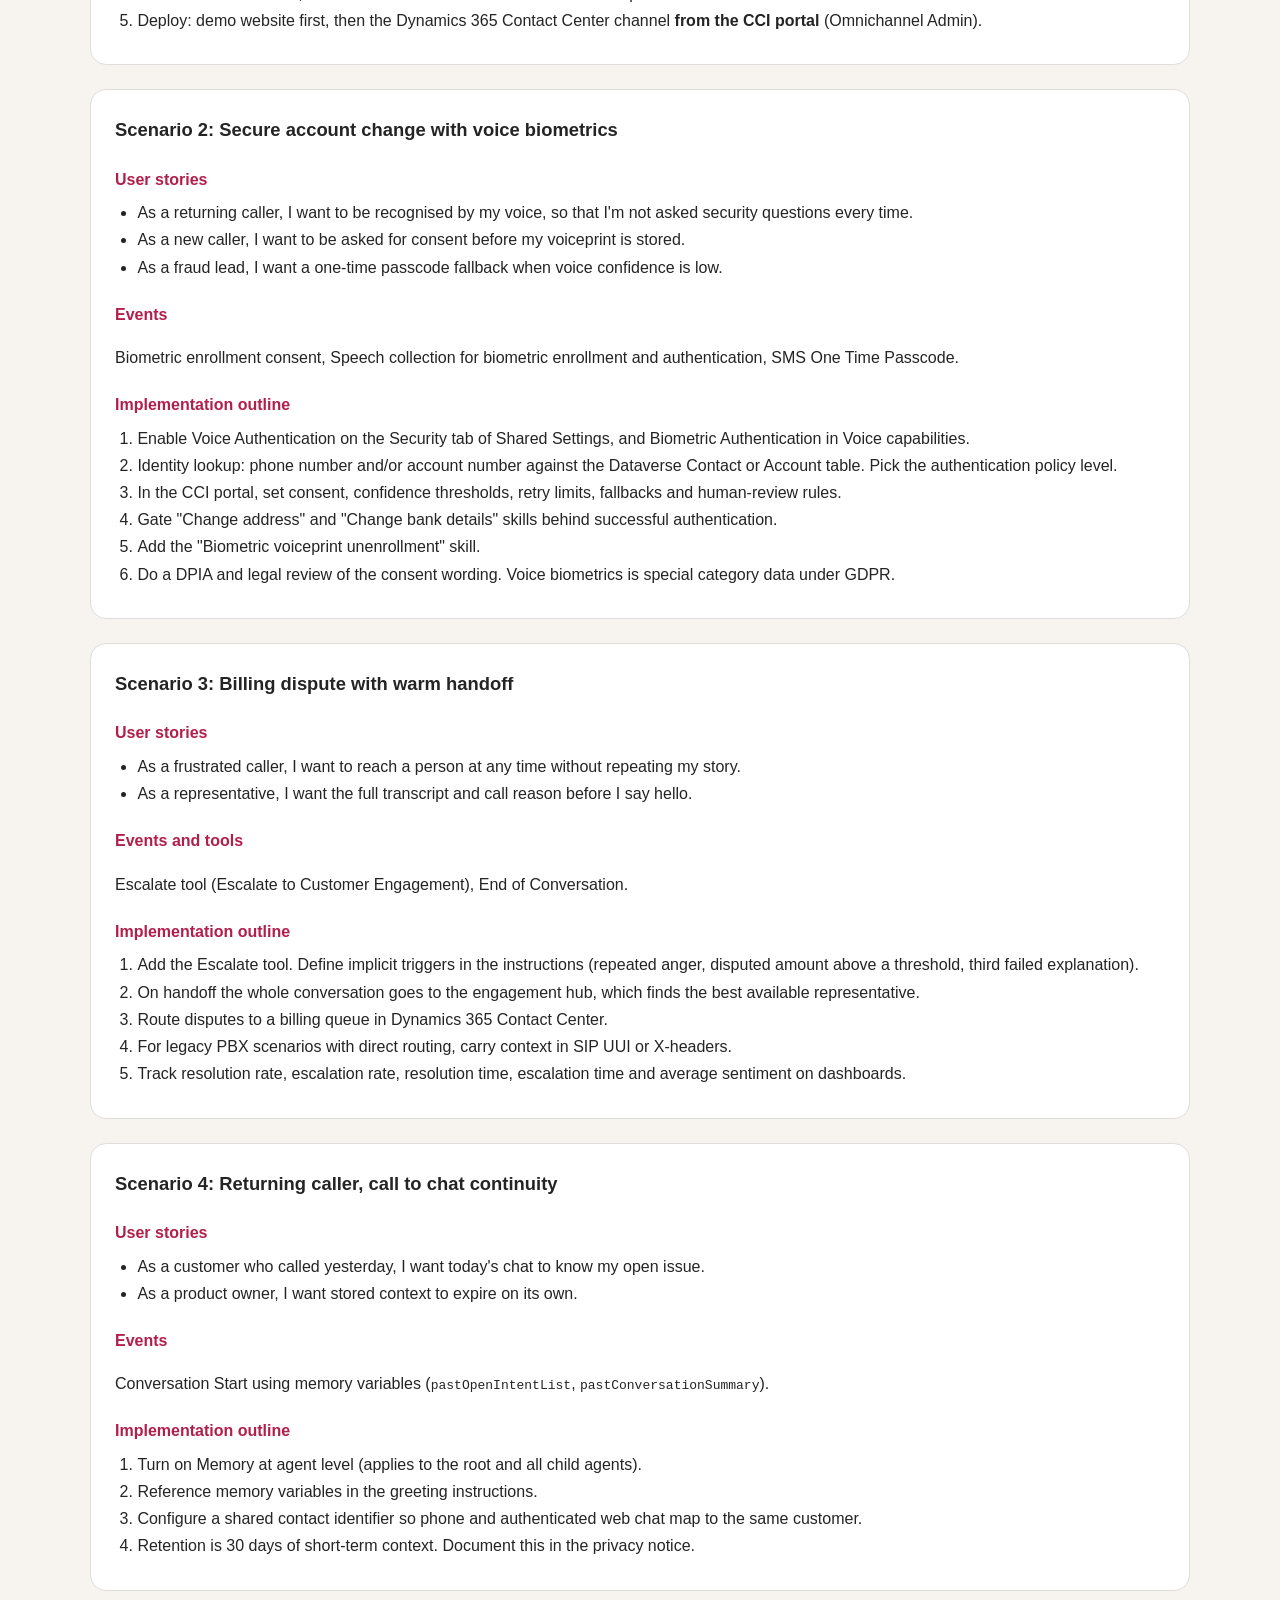
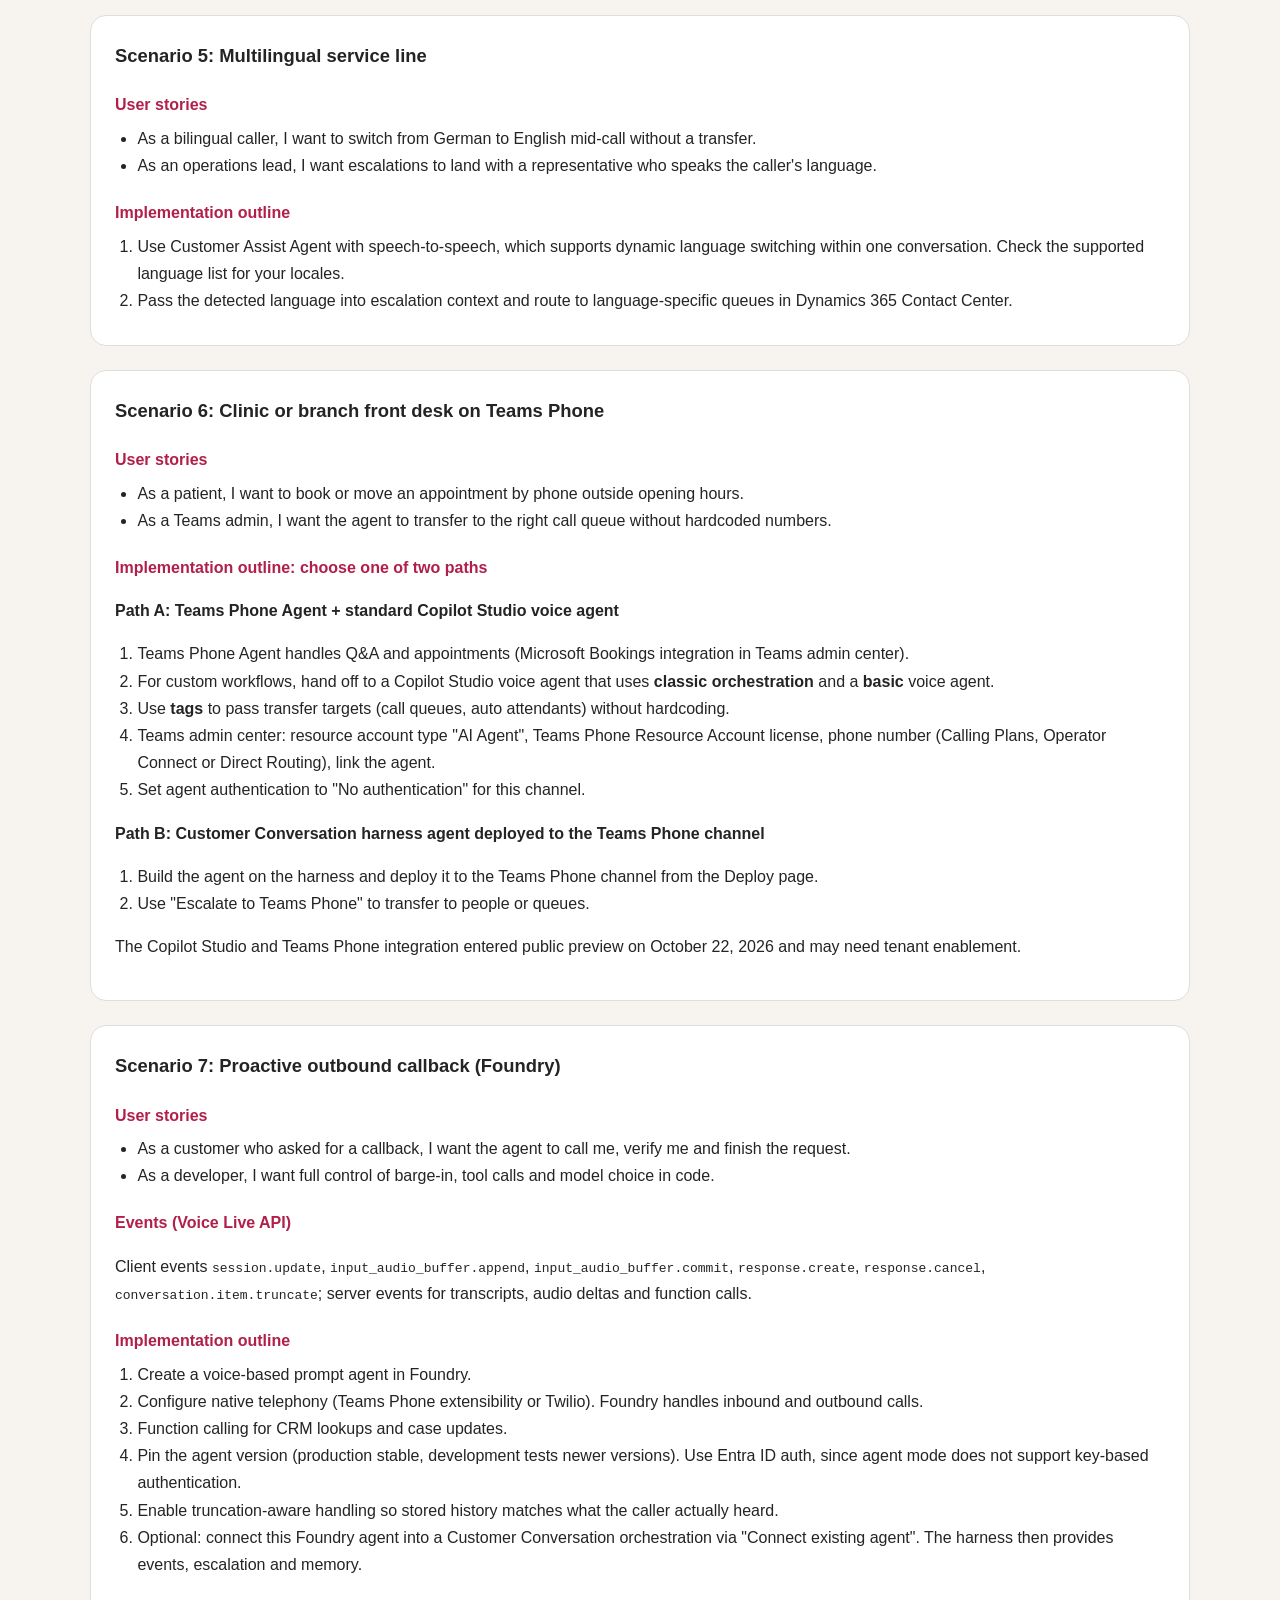
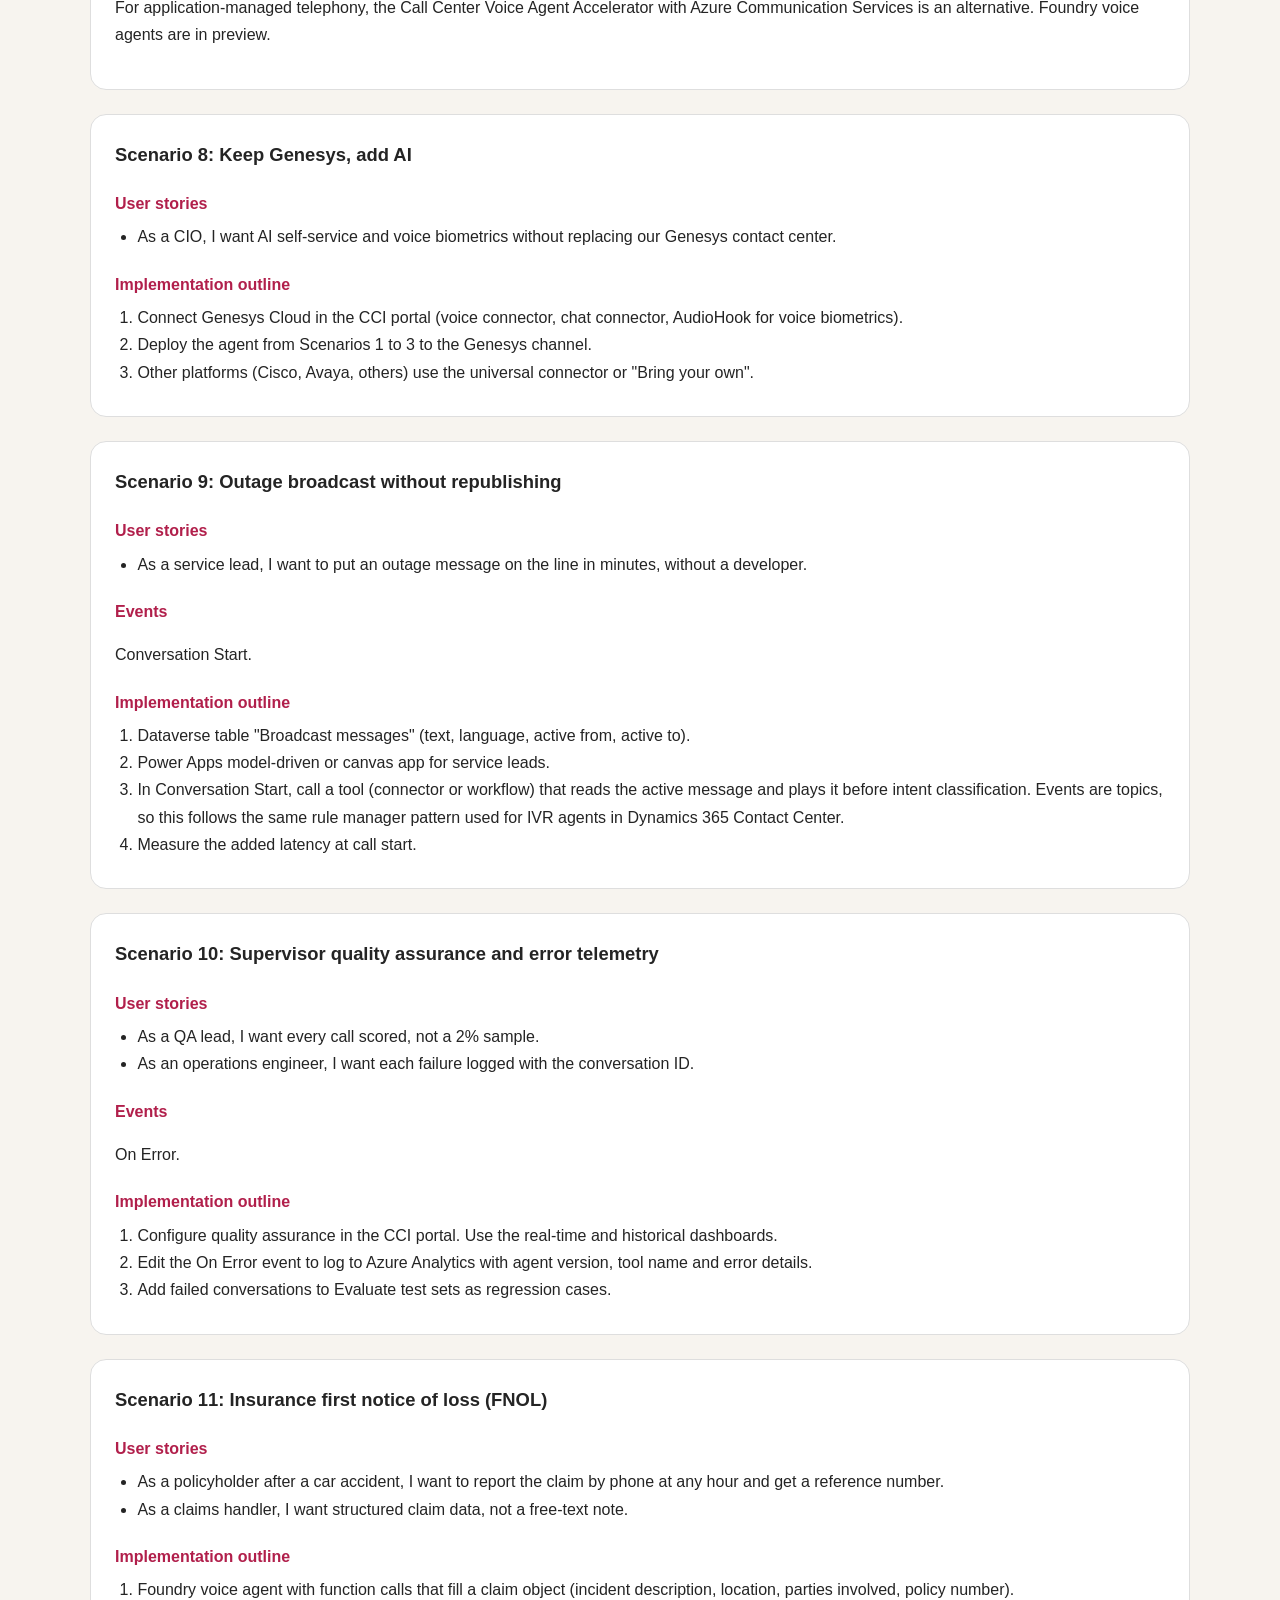
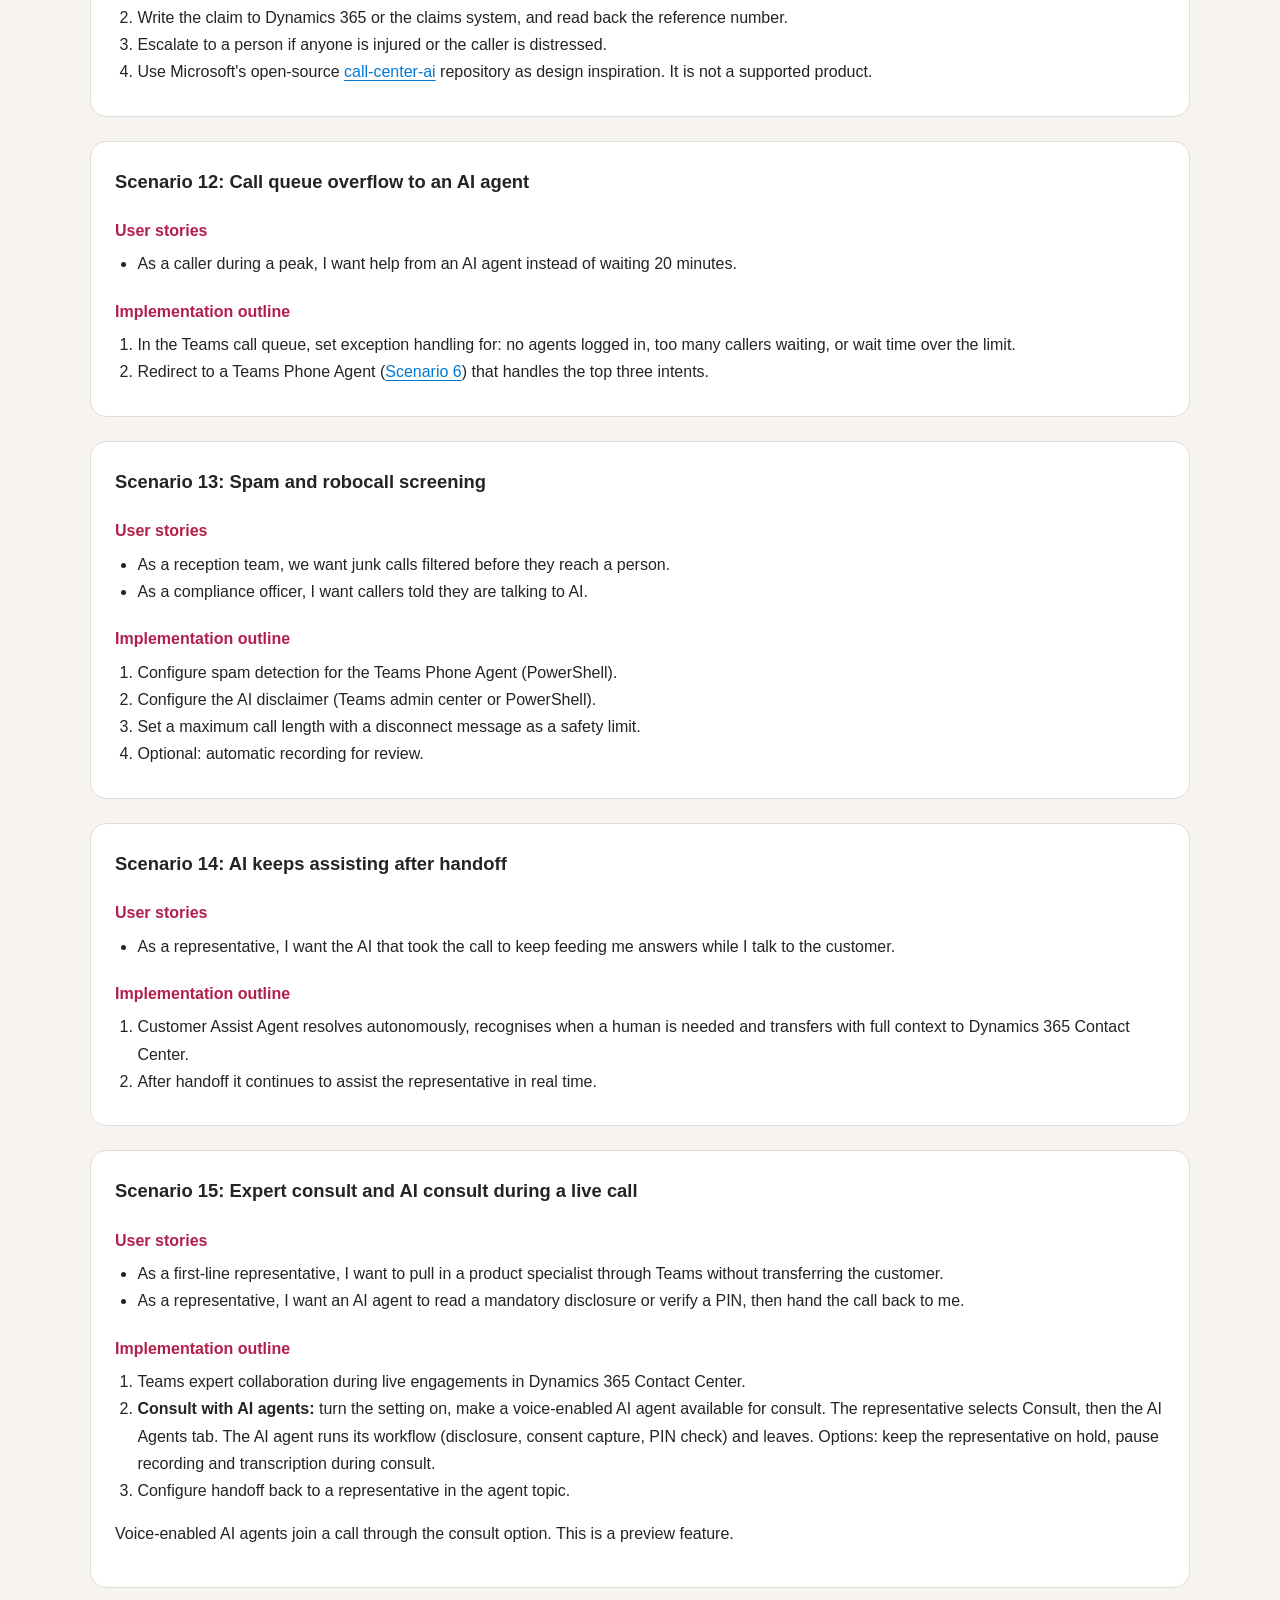
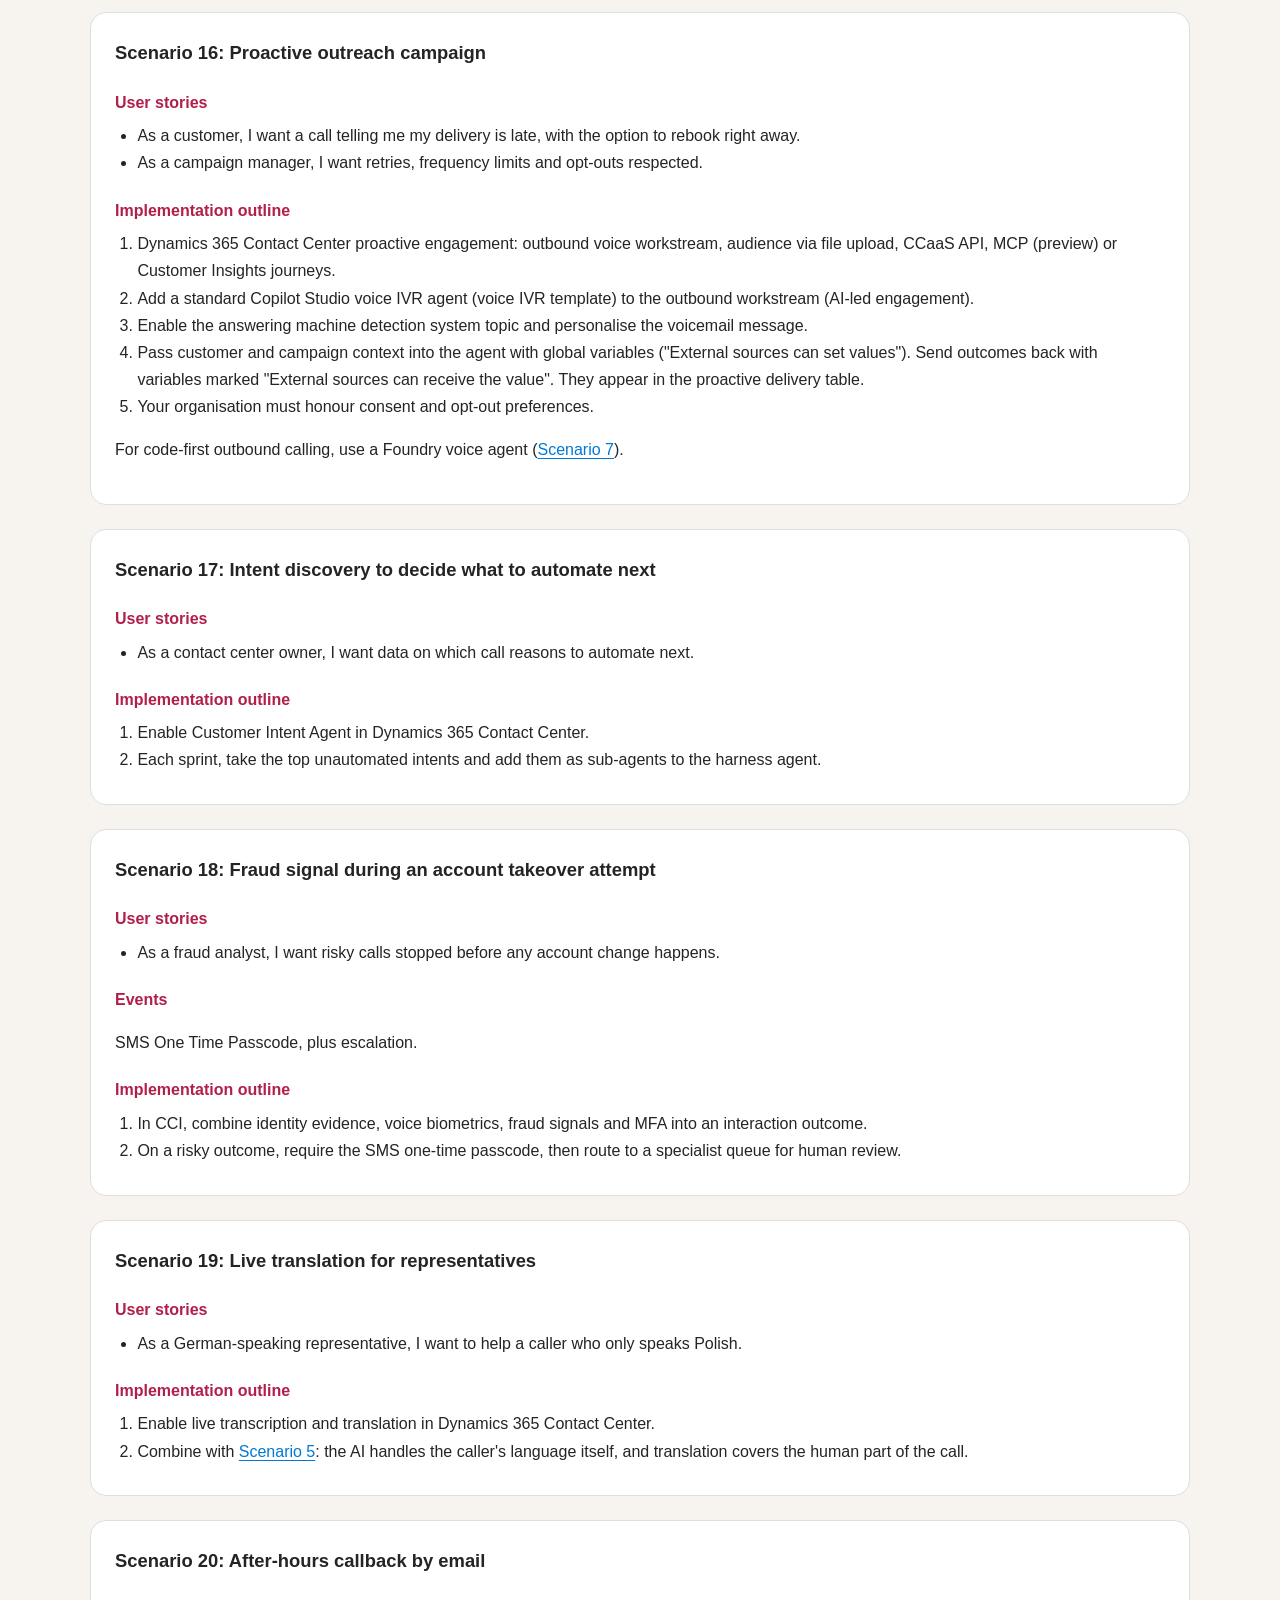
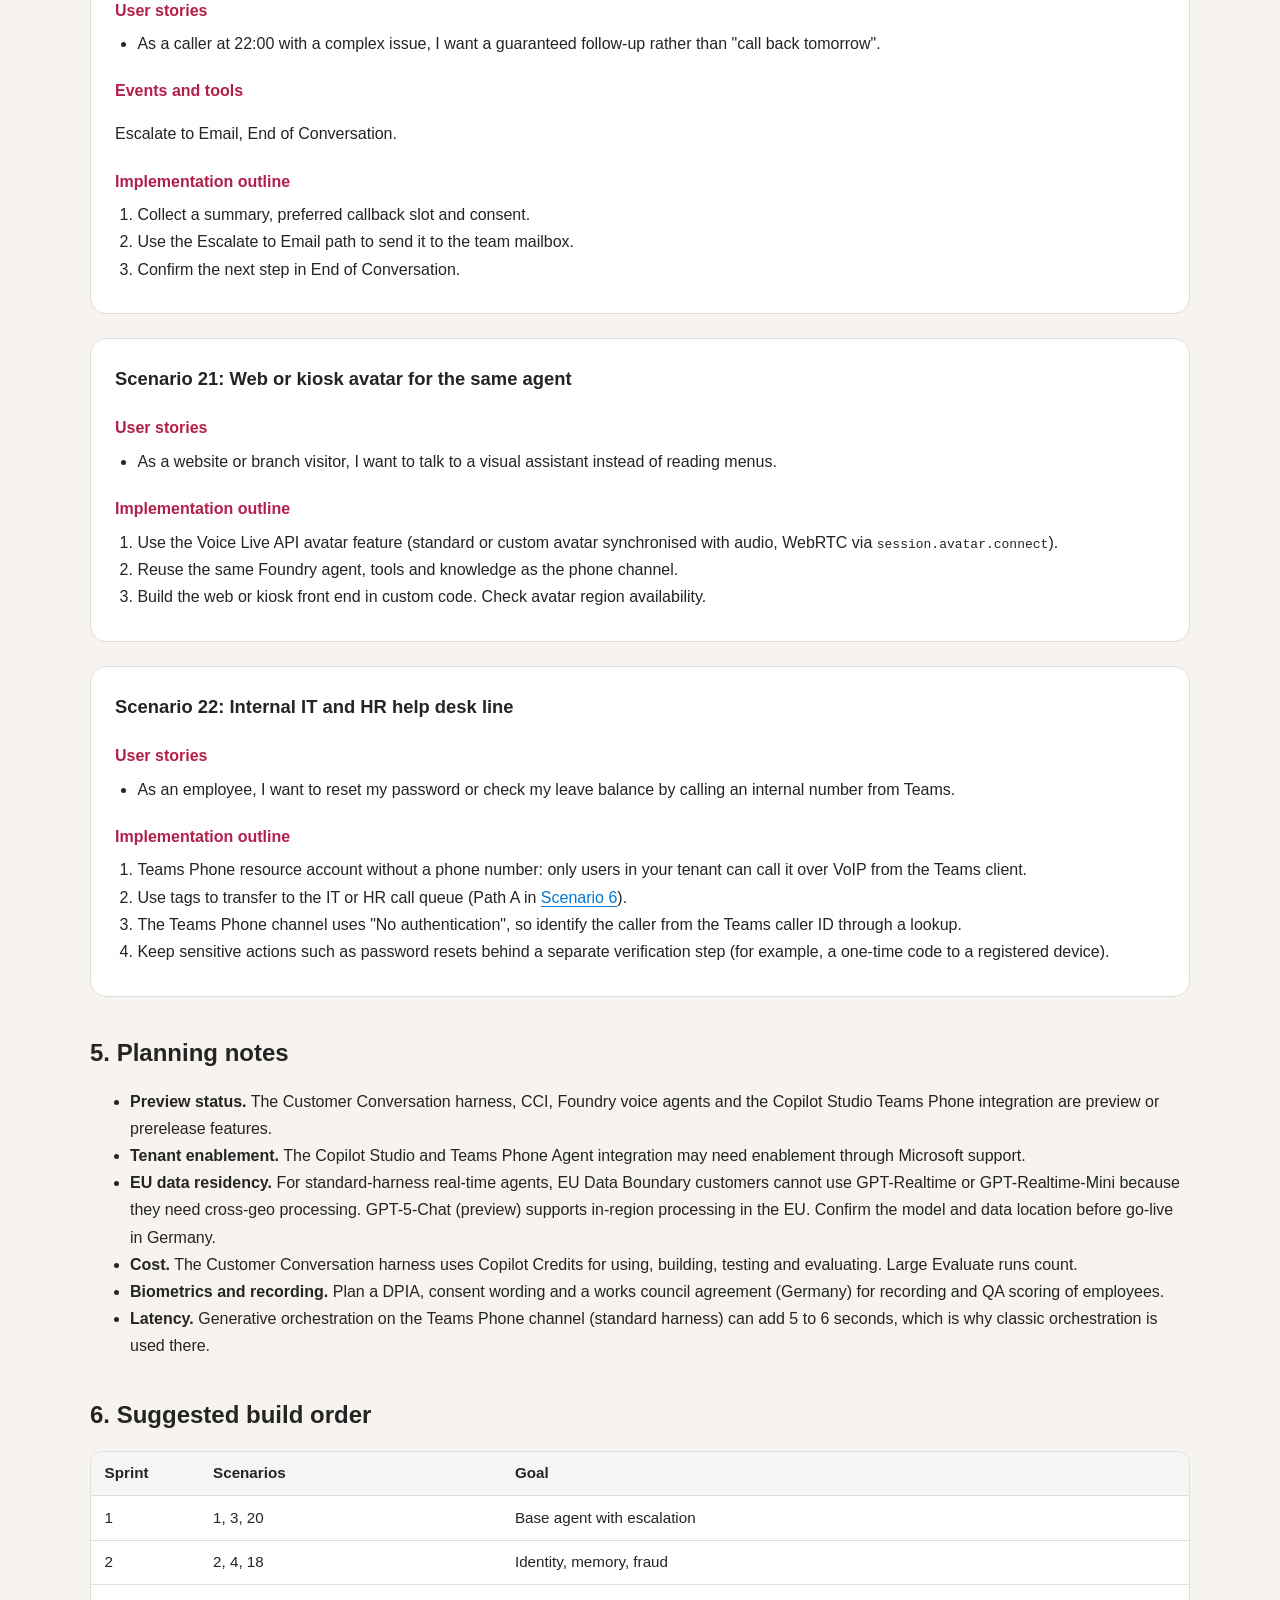
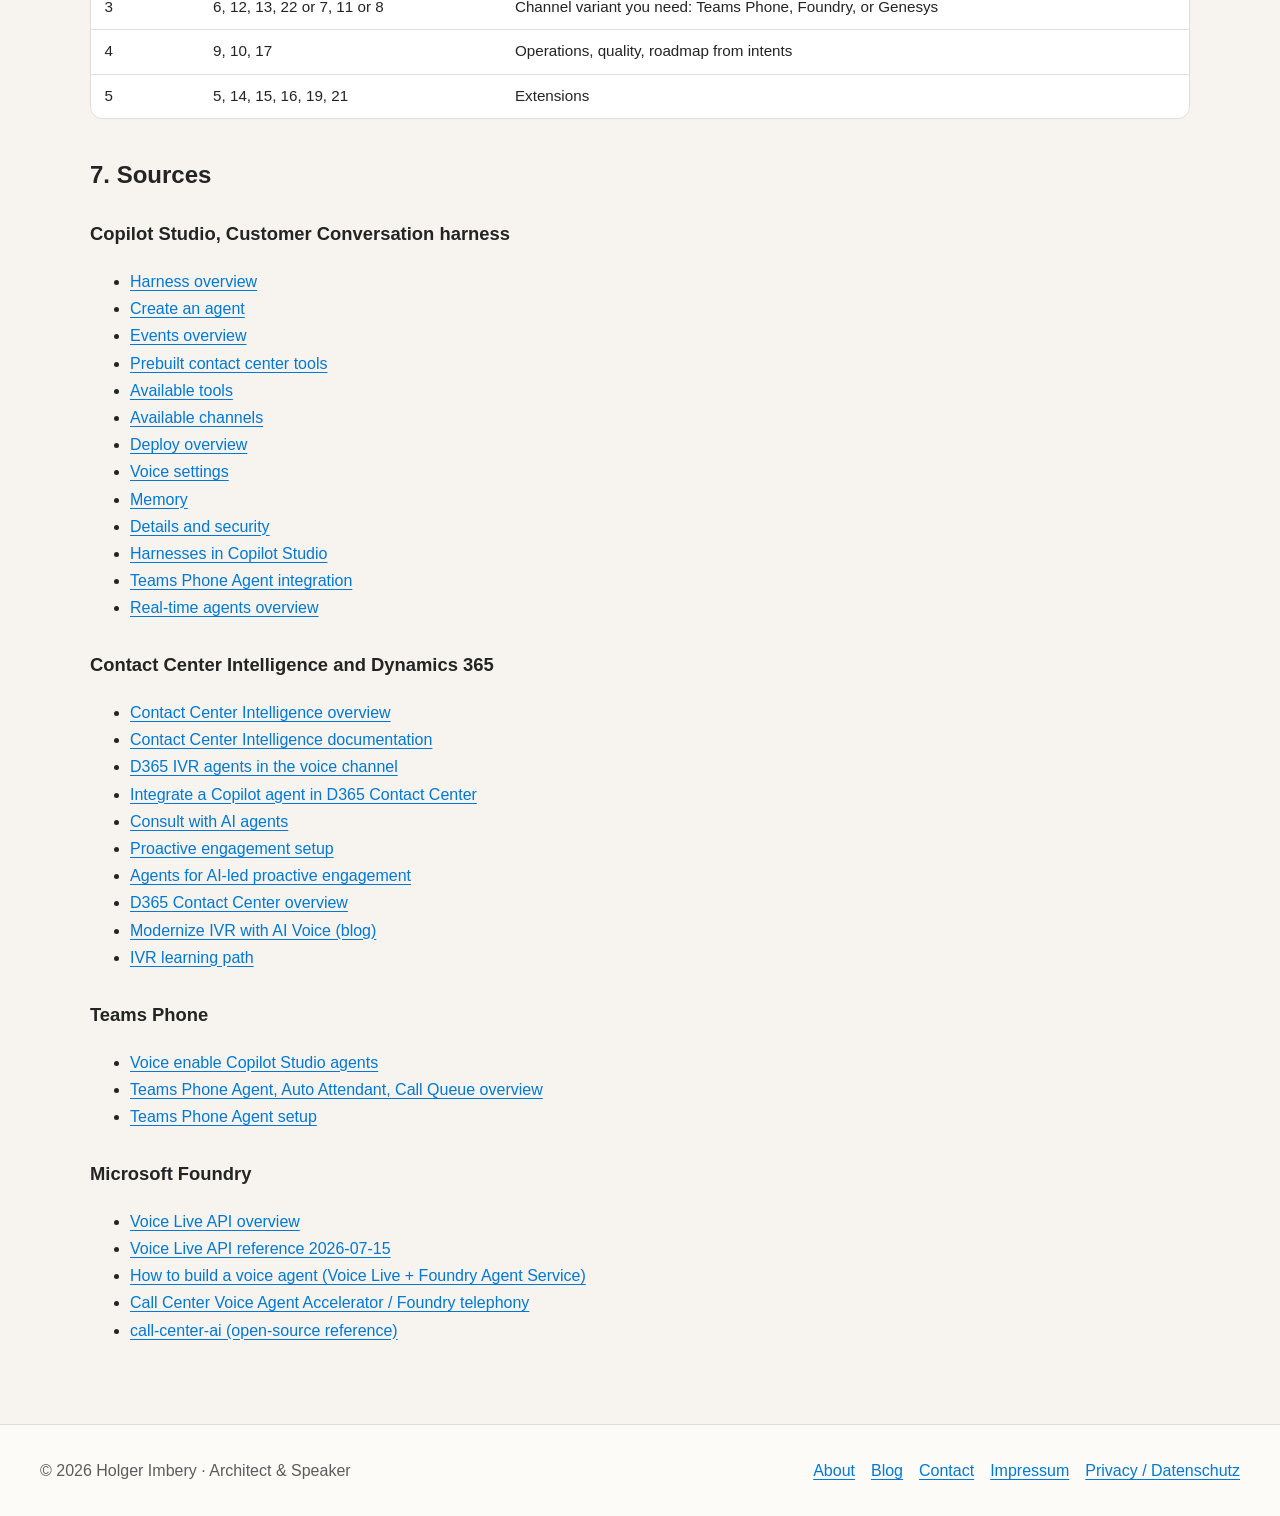
<file: voice-agent-gallery/index.html>
<!DOCTYPE html>
<html lang="en" data-theme="light">
<head>
  <meta charset="UTF-8">
  <meta name="viewport" content="width=device-width, initial-scale=1">
  <title>Voice Agent Example Gallery: Customer Service Scenarios | Holger Imbery</title>
  <meta name="description" content="22 customer service voice agent scenarios you can build with Copilot Studio, Contact Center Intelligence, Dynamics 365 Contact Center, Teams Phone and Microsoft Foundry.">
  <meta name="robots" content="noindex">
  <link rel="canonical" href="https://instruo365.de/voice-agent-gallery/">
  <script>
    (() => {
      const param = new URLSearchParams(window.location.search).get("scoutTheme");
      const theme =
        param || (window.matchMedia("(prefers-color-scheme: dark)").matches ? "dark" : "light");
      document.documentElement.setAttribute("data-theme", theme);
    })();
  </script>
  <link rel="icon" href="/favicon/favicon.ico">
  <link rel="stylesheet" href="/assets/pages.css">
  <script defer src="/assets/theme.js"></script>
</head>
<body>
  <a class="skip-link" href="#main">Skip to content</a>
  <header class="site-header">
    <nav class="nav-wrap" aria-label="Main navigation">
      <a class="brand" href="/">HOLGER <span>IMBERY</span></a>
      <ul class="nav-links">
        <li><a href="/about/">About</a></li>
        <li><a href="/#talks">Talks</a></li>
        <li><a href="/#expertise">Expertise</a></li>
        <li><a href="/#contact">Contact</a></li>
        <li><a href="https://holgerimbery.blog">Blog</a></li>
        <li><button class="theme-toggle" id="darkModeToggle" type="button" aria-label="Switch to dark theme" aria-pressed="false">Light / dark</button></li>
      </ul>
    </nav>
  </header>
  <main id="main" class="wide">
    <p class="eyebrow">Voice agents &middot; Customer service &middot; Microsoft stack</p>
    <h1>Voice Agent Example Gallery</h1>
    <p class="lead">22 customer service scenarios you can build with Copilot Studio, Contact Center Intelligence, Dynamics 365 Contact Center, Teams Phone and Microsoft Foundry.</p>
    <p class="note"><strong>Note:</strong> Based on Microsoft Learn documentation as of October 31, 2026. Many of the capabilities used here are in preview.</p>

    <h2 id="read">1. How to read this gallery</h2>
    <p>Each scenario has user stories ("As a ... I want ... so that ..."), the events it relies on (harness events in Copilot Studio, or real-time API events in Foundry) and an implementation outline.</p>

    <h2 id="toolset">2. The toolset in one page</h2>
    <div class="table-wrap">
      <table>
        <thead><tr><th>Component</th><th>Role in this gallery</th><th>Key facts that shape the designs</th></tr></thead>
        <tbody>
          <tr><td><strong>Copilot Studio, Customer Conversation harness</strong></td><td>The main agent builder. An agent built on it is called a Customer Assist Agent.</td><td>Multi-agent: a primary agent greets, classifies intent and routes to sub-agents. Speech and Chat are supported by default. Tools: connectors, MCP, REST, prompts, workflows, connected agents (including agents hosted in Foundry). Prebuilt Escalate tool (Teams Phone, Email, Customer Engagement). Biometric Authentication. Memory with 30-day retention. Usage-based billing in Copilot Credits.</td></tr>
          <tr><td><strong>Harness events</strong></td><td>Deterministic hooks in the conversation</td><td>Conversation Start, End of Conversation, On Error, Prompt Website Login (chat only), Reset Conversation, Silence Detection. With Voice Authentication on: SMS One Time Passcode, Biometric enrollment consent, Speech collection for biometric enrollment and authentication. Events can be disabled or edited. Under the hood an event is a topic.</td></tr>
          <tr><td><strong>Harness channels</strong></td><td>Where the agent runs</td><td>Standalone: Demo website, Web chat, Teams Phone. Contact center: Dynamics 365 Contact Center, Genesys, Bring your own.</td></tr>
          <tr><td><strong>Microsoft Contact Center Intelligence (CCI)</strong></td><td>Intelligent layer across Dynamics 365 Contact Center and other CCaaS platforms</td><td>Same builder as Copilot Studio. An Omnichannel Admin deploys an agent to a contact center from the CCI portal. Manages biometric authentication, fraud detection, quality assurance, real-time and historical dashboards. Connectors for Genesys Cloud (voice, chat, AudioHook) and a universal connector.</td></tr>
          <tr><td><strong>Dynamics 365 Contact Center</strong></td><td>Telephony, routing, representative workspace</td><td>Voice channel, workstreams, unified routing, SIP UUI and X-headers, proactive engagement (outbound), consult with AI agents, live transcription and translation, Customer Intent Agent, Teams expert collaboration.</td></tr>
          <tr><td><strong>Teams Phone</strong></td><td>Phone numbers and call routing in Microsoft 365</td><td>Teams Phone Agent (AI front desk with Q&amp;A, appointments via Bookings, spam detection, AI disclaimer, recording). Resource accounts of type AI Agent. Call queue overflow can go to Teams Phone Agents. Copilot Studio voice agents on Teams Phone (standard harness) use classic orchestration and basic voice.</td></tr>
          <tr><td><strong>Microsoft Foundry</strong></td><td>Code-first voice agents</td><td>Foundry voice agents (preview) with native telephony for Teams Phone extensibility (TPE) and Twilio, inbound and outbound. Voice Live API over WebSocket with client and server events, function calling, barge-in, avatars. A Foundry agent can be connected into a Customer Conversation harness orchestration.</td></tr>
        </tbody>
      </table>
    </div>

    <h2 id="summary">3. Scenario overview</h2>
    <div class="table-wrap">
      <table>
        <thead><tr><th>#</th><th>Scenario</th><th>Main platform</th></tr></thead>
        <tbody>
          <tr><td>1</td><td><a href="#s1">Order status and returns</a></td><td>CC harness + CCI + D365 Contact Center</td></tr>
          <tr><td>2</td><td><a href="#s2">Secure account change with voice biometrics</a></td><td>CC harness + CCI</td></tr>
          <tr><td>3</td><td><a href="#s3">Billing dispute with warm handoff</a></td><td>CC harness + D365 Contact Center</td></tr>
          <tr><td>4</td><td><a href="#s4">Returning caller, call to chat continuity</a></td><td>CC harness memory</td></tr>
          <tr><td>5</td><td><a href="#s5">Multilingual service line</a></td><td>Customer Assist Agent, speech-to-speech</td></tr>
          <tr><td>6</td><td><a href="#s6">Clinic or branch front desk on Teams Phone</a></td><td>Teams Phone Agent + Copilot Studio</td></tr>
          <tr><td>7</td><td><a href="#s7">Proactive outbound callback</a></td><td>Foundry voice agent (TPE or Twilio)</td></tr>
          <tr><td>8</td><td><a href="#s8">Keep Genesys, add AI</a></td><td>CCI + CC harness Genesys channel</td></tr>
          <tr><td>9</td><td><a href="#s9">Outage broadcast without republishing</a></td><td>CC harness + Dataverse + Power Apps</td></tr>
          <tr><td>10</td><td><a href="#s10">Supervisor QA and error telemetry</a></td><td>CCI quality + On Error event</td></tr>
          <tr><td>11</td><td><a href="#s11">Insurance first notice of loss (FNOL)</a></td><td>Foundry voice agent</td></tr>
          <tr><td>12</td><td><a href="#s12">Call queue overflow to an AI agent</a></td><td>Teams Phone call queue</td></tr>
          <tr><td>13</td><td><a href="#s13">Spam and robocall screening</a></td><td>Teams Phone Agent</td></tr>
          <tr><td>14</td><td><a href="#s14">AI keeps assisting after handoff</a></td><td>Customer Assist Agent + D365 Contact Center</td></tr>
          <tr><td>15</td><td><a href="#s15">Expert consult and AI consult during a live call</a></td><td>D365 Contact Center + Teams</td></tr>
          <tr><td>16</td><td><a href="#s16">Proactive outreach campaign</a></td><td>D365 proactive engagement + Copilot Studio IVR agent</td></tr>
          <tr><td>17</td><td><a href="#s17">Intent discovery to decide what to automate next</a></td><td>D365 Customer Intent Agent</td></tr>
          <tr><td>18</td><td><a href="#s18">Fraud signal during an account takeover attempt</a></td><td>CCI biometrics and fraud</td></tr>
          <tr><td>19</td><td><a href="#s19">Live translation for representatives</a></td><td>D365 Contact Center</td></tr>
          <tr><td>20</td><td><a href="#s20">After-hours callback by email</a></td><td>CC harness Escalate to Email</td></tr>
          <tr><td>21</td><td><a href="#s21">Web or kiosk avatar for the same agent</a></td><td>Foundry Voice Live API</td></tr>
          <tr><td>22</td><td><a href="#s22">Internal IT and HR help desk line</a></td><td>Teams Phone + Copilot Studio</td></tr>
        </tbody>
      </table>
    </div>

    <h2 id="scenarios">4. Scenarios</h2>

    <section class="scenario" id="s1" aria-labelledby="s1-h">
      <h3 id="s1-h">Scenario 1: Order status and returns (base agent)</h3>
      <h4>User stories</h4>
      <ul>
        <li>As a caller, I want to say my order number naturally and hear where my parcel is, so that I don't wait for a person.</li>
        <li>As a caller who goes quiet, I want the agent to check that I'm still there instead of hanging up.</li>
        <li>As a service manager, I want a short survey at the end of every self-service call.</li>
      </ul>
      <p><strong>Acceptance criteria:</strong> Caller number recognised, order confirmed, status read back, return started through a workflow if needed, one-question survey at the end.</p>
      <h4>Events</h4>
      <p>Conversation Start (hydrate <code>System.Activity.From.User</code> for the caller number), Silence Detection, End of Conversation (survey logic).</p>
      <h4>Implementation outline</h4>
      <ol>
        <li>Create a Customer Conversation agent in Copilot Studio or the CCI portal. Primary agent plus sub-agents "Order status" and "Returns".</li>
        <li>Tools: connector or REST API for order lookup, workflow for creating the return.</li>
        <li>Voice tuning: use <strong>Server VAD</strong> for short answers like order numbers (suggested start: threshold 0.6, prefix padding 300 ms, silence 750 ms), with confirmation prompts for read-back. Use Semantic VAD for open questions.</li>
        <li>Test in the Preview tab, then build an Evaluate test set with 20 to 30 spoken order-number variants.</li>
        <li>Deploy: demo website first, then the Dynamics 365 Contact Center channel <strong>from the CCI portal</strong> (Omnichannel Admin).</li>
      </ol>
    </section>

    <section class="scenario" id="s2" aria-labelledby="s2-h">
      <h3 id="s2-h">Scenario 2: Secure account change with voice biometrics</h3>
      <h4>User stories</h4>
      <ul>
        <li>As a returning caller, I want to be recognised by my voice, so that I'm not asked security questions every time.</li>
        <li>As a new caller, I want to be asked for consent before my voiceprint is stored.</li>
        <li>As a fraud lead, I want a one-time passcode fallback when voice confidence is low.</li>
      </ul>
      <h4>Events</h4>
      <p>Biometric enrollment consent, Speech collection for biometric enrollment and authentication, SMS One Time Passcode.</p>
      <h4>Implementation outline</h4>
      <ol>
        <li>Enable Voice Authentication on the Security tab of Shared Settings, and Biometric Authentication in Voice capabilities.</li>
        <li>Identity lookup: phone number and/or account number against the Dataverse Contact or Account table. Pick the authentication policy level.</li>
        <li>In the CCI portal, set consent, confidence thresholds, retry limits, fallbacks and human-review rules.</li>
        <li>Gate "Change address" and "Change bank details" skills behind successful authentication.</li>
        <li>Add the "Biometric voiceprint unenrollment" skill.</li>
        <li>Do a DPIA and legal review of the consent wording. Voice biometrics is special category data under GDPR.</li>
      </ol>
    </section>

    <section class="scenario" id="s3" aria-labelledby="s3-h">
      <h3 id="s3-h">Scenario 3: Billing dispute with warm handoff</h3>
      <h4>User stories</h4>
      <ul>
        <li>As a frustrated caller, I want to reach a person at any time without repeating my story.</li>
        <li>As a representative, I want the full transcript and call reason before I say hello.</li>
      </ul>
      <h4>Events and tools</h4>
      <p>Escalate tool (Escalate to Customer Engagement), End of Conversation.</p>
      <h4>Implementation outline</h4>
      <ol>
        <li>Add the Escalate tool. Define implicit triggers in the instructions (repeated anger, disputed amount above a threshold, third failed explanation).</li>
        <li>On handoff the whole conversation goes to the engagement hub, which finds the best available representative.</li>
        <li>Route disputes to a billing queue in Dynamics 365 Contact Center.</li>
        <li>For legacy PBX scenarios with direct routing, carry context in SIP UUI or X-headers.</li>
        <li>Track resolution rate, escalation rate, resolution time, escalation time and average sentiment on dashboards.</li>
      </ol>
    </section>

    <section class="scenario" id="s4" aria-labelledby="s4-h">
      <h3 id="s4-h">Scenario 4: Returning caller, call to chat continuity</h3>
      <h4>User stories</h4>
      <ul>
        <li>As a customer who called yesterday, I want today's chat to know my open issue.</li>
        <li>As a product owner, I want stored context to expire on its own.</li>
      </ul>
      <h4>Events</h4>
      <p>Conversation Start using memory variables (<code>pastOpenIntentList</code>, <code>pastConversationSummary</code>).</p>
      <h4>Implementation outline</h4>
      <ol>
        <li>Turn on Memory at agent level (applies to the root and all child agents).</li>
        <li>Reference memory variables in the greeting instructions.</li>
        <li>Configure a shared contact identifier so phone and authenticated web chat map to the same customer.</li>
        <li>Retention is 30 days of short-term context. Document this in the privacy notice.</li>
      </ol>
    </section>

    <section class="scenario" id="s5" aria-labelledby="s5-h">
      <h3 id="s5-h">Scenario 5: Multilingual service line</h3>
      <h4>User stories</h4>
      <ul>
        <li>As a bilingual caller, I want to switch from German to English mid-call without a transfer.</li>
        <li>As an operations lead, I want escalations to land with a representative who speaks the caller's language.</li>
      </ul>
      <h4>Implementation outline</h4>
      <ol>
        <li>Use Customer Assist Agent with speech-to-speech, which supports dynamic language switching within one conversation. Check the supported language list for your locales.</li>
        <li>Pass the detected language into escalation context and route to language-specific queues in Dynamics 365 Contact Center.</li>
      </ol>
    </section>

    <section class="scenario" id="s6" aria-labelledby="s6-h">
      <h3 id="s6-h">Scenario 6: Clinic or branch front desk on Teams Phone</h3>
      <h4>User stories</h4>
      <ul>
        <li>As a patient, I want to book or move an appointment by phone outside opening hours.</li>
        <li>As a Teams admin, I want the agent to transfer to the right call queue without hardcoded numbers.</li>
      </ul>
      <h4>Implementation outline: choose one of two paths</h4>
      <p><strong>Path A: Teams Phone Agent + standard Copilot Studio voice agent</strong></p>
      <ol>
        <li>Teams Phone Agent handles Q&amp;A and appointments (Microsoft Bookings integration in Teams admin center).</li>
        <li>For custom workflows, hand off to a Copilot Studio voice agent that uses <strong>classic orchestration</strong> and a <strong>basic</strong> voice agent.</li>
        <li>Use <strong>tags</strong> to pass transfer targets (call queues, auto attendants) without hardcoding.</li>
        <li>Teams admin center: resource account type "AI Agent", Teams Phone Resource Account license, phone number (Calling Plans, Operator Connect or Direct Routing), link the agent.</li>
        <li>Set agent authentication to "No authentication" for this channel.</li>
      </ol>
      <p><strong>Path B: Customer Conversation harness agent deployed to the Teams Phone channel</strong></p>
      <ol>
        <li>Build the agent on the harness and deploy it to the Teams Phone channel from the Deploy page.</li>
        <li>Use "Escalate to Teams Phone" to transfer to people or queues.</li>
      </ol>
      <p>The Copilot Studio and Teams Phone integration entered public preview on October 22, 2026 and may need tenant enablement.</p>
    </section>

    <section class="scenario" id="s7" aria-labelledby="s7-h">
      <h3 id="s7-h">Scenario 7: Proactive outbound callback (Foundry)</h3>
      <h4>User stories</h4>
      <ul>
        <li>As a customer who asked for a callback, I want the agent to call me, verify me and finish the request.</li>
        <li>As a developer, I want full control of barge-in, tool calls and model choice in code.</li>
      </ul>
      <h4>Events (Voice Live API)</h4>
      <p>Client events <code>session.update</code>, <code>input_audio_buffer.append</code>, <code>input_audio_buffer.commit</code>, <code>response.create</code>, <code>response.cancel</code>, <code>conversation.item.truncate</code>; server events for transcripts, audio deltas and function calls.</p>
      <h4>Implementation outline</h4>
      <ol>
        <li>Create a voice-based prompt agent in Foundry.</li>
        <li>Configure native telephony (Teams Phone extensibility or Twilio). Foundry handles inbound and outbound calls.</li>
        <li>Function calling for CRM lookups and case updates.</li>
        <li>Pin the agent version (production stable, development tests newer versions). Use Entra ID auth, since agent mode does not support key-based authentication.</li>
        <li>Enable truncation-aware handling so stored history matches what the caller actually heard.</li>
        <li>Optional: connect this Foundry agent into a Customer Conversation orchestration via "Connect existing agent". The harness then provides events, escalation and memory.</li>
      </ol>
      <p>For application-managed telephony, the Call Center Voice Agent Accelerator with Azure Communication Services is an alternative. Foundry voice agents are in preview.</p>
    </section>

    <section class="scenario" id="s8" aria-labelledby="s8-h">
      <h3 id="s8-h">Scenario 8: Keep Genesys, add AI</h3>
      <h4>User stories</h4>
      <ul>
        <li>As a CIO, I want AI self-service and voice biometrics without replacing our Genesys contact center.</li>
      </ul>
      <h4>Implementation outline</h4>
      <ol>
        <li>Connect Genesys Cloud in the CCI portal (voice connector, chat connector, AudioHook for voice biometrics).</li>
        <li>Deploy the agent from Scenarios 1 to 3 to the Genesys channel.</li>
        <li>Other platforms (Cisco, Avaya, others) use the universal connector or "Bring your own".</li>
      </ol>
    </section>

    <section class="scenario" id="s9" aria-labelledby="s9-h">
      <h3 id="s9-h">Scenario 9: Outage broadcast without republishing</h3>
      <h4>User stories</h4>
      <ul>
        <li>As a service lead, I want to put an outage message on the line in minutes, without a developer.</li>
      </ul>
      <h4>Events</h4>
      <p>Conversation Start.</p>
      <h4>Implementation outline</h4>
      <ol>
        <li>Dataverse table "Broadcast messages" (text, language, active from, active to).</li>
        <li>Power Apps model-driven or canvas app for service leads.</li>
        <li>In Conversation Start, call a tool (connector or workflow) that reads the active message and plays it before intent classification. Events are topics, so this follows the same rule manager pattern used for IVR agents in Dynamics 365 Contact Center.</li>
        <li>Measure the added latency at call start.</li>
      </ol>
    </section>

    <section class="scenario" id="s10" aria-labelledby="s10-h">
      <h3 id="s10-h">Scenario 10: Supervisor quality assurance and error telemetry</h3>
      <h4>User stories</h4>
      <ul>
        <li>As a QA lead, I want every call scored, not a 2% sample.</li>
        <li>As an operations engineer, I want each failure logged with the conversation ID.</li>
      </ul>
      <h4>Events</h4>
      <p>On Error.</p>
      <h4>Implementation outline</h4>
      <ol>
        <li>Configure quality assurance in the CCI portal. Use the real-time and historical dashboards.</li>
        <li>Edit the On Error event to log to Azure Analytics with agent version, tool name and error details.</li>
        <li>Add failed conversations to Evaluate test sets as regression cases.</li>
      </ol>
    </section>

    <section class="scenario" id="s11" aria-labelledby="s11-h">
      <h3 id="s11-h">Scenario 11: Insurance first notice of loss (FNOL)</h3>
      <h4>User stories</h4>
      <ul>
        <li>As a policyholder after a car accident, I want to report the claim by phone at any hour and get a reference number.</li>
        <li>As a claims handler, I want structured claim data, not a free-text note.</li>
      </ul>
      <h4>Implementation outline</h4>
      <ol>
        <li>Foundry voice agent with function calls that fill a claim object (incident description, location, parties involved, policy number).</li>
        <li>Write the claim to Dynamics 365 or the claims system, and read back the reference number.</li>
        <li>Escalate to a person if anyone is injured or the caller is distressed.</li>
        <li>Use Microsoft's open-source <a href="https://github.com/microsoft/call-center-ai">call-center-ai</a> repository as design inspiration. It is not a supported product.</li>
      </ol>
    </section>

    <section class="scenario" id="s12" aria-labelledby="s12-h">
      <h3 id="s12-h">Scenario 12: Call queue overflow to an AI agent</h3>
      <h4>User stories</h4>
      <ul>
        <li>As a caller during a peak, I want help from an AI agent instead of waiting 20 minutes.</li>
      </ul>
      <h4>Implementation outline</h4>
      <ol>
        <li>In the Teams call queue, set exception handling for: no agents logged in, too many callers waiting, or wait time over the limit.</li>
        <li>Redirect to a Teams Phone Agent (<a href="#s6">Scenario 6</a>) that handles the top three intents.</li>
      </ol>
    </section>

    <section class="scenario" id="s13" aria-labelledby="s13-h">
      <h3 id="s13-h">Scenario 13: Spam and robocall screening</h3>
      <h4>User stories</h4>
      <ul>
        <li>As a reception team, we want junk calls filtered before they reach a person.</li>
        <li>As a compliance officer, I want callers told they are talking to AI.</li>
      </ul>
      <h4>Implementation outline</h4>
      <ol>
        <li>Configure spam detection for the Teams Phone Agent (PowerShell).</li>
        <li>Configure the AI disclaimer (Teams admin center or PowerShell).</li>
        <li>Set a maximum call length with a disconnect message as a safety limit.</li>
        <li>Optional: automatic recording for review.</li>
      </ol>
    </section>

    <section class="scenario" id="s14" aria-labelledby="s14-h">
      <h3 id="s14-h">Scenario 14: AI keeps assisting after handoff</h3>
      <h4>User stories</h4>
      <ul>
        <li>As a representative, I want the AI that took the call to keep feeding me answers while I talk to the customer.</li>
      </ul>
      <h4>Implementation outline</h4>
      <ol>
        <li>Customer Assist Agent resolves autonomously, recognises when a human is needed and transfers with full context to Dynamics 365 Contact Center.</li>
        <li>After handoff it continues to assist the representative in real time.</li>
      </ol>
    </section>

    <section class="scenario" id="s15" aria-labelledby="s15-h">
      <h3 id="s15-h">Scenario 15: Expert consult and AI consult during a live call</h3>
      <h4>User stories</h4>
      <ul>
        <li>As a first-line representative, I want to pull in a product specialist through Teams without transferring the customer.</li>
        <li>As a representative, I want an AI agent to read a mandatory disclosure or verify a PIN, then hand the call back to me.</li>
      </ul>
      <h4>Implementation outline</h4>
      <ol>
        <li>Teams expert collaboration during live engagements in Dynamics 365 Contact Center.</li>
        <li><strong>Consult with AI agents:</strong> turn the setting on, make a voice-enabled AI agent available for consult. The representative selects Consult, then the AI Agents tab. The AI agent runs its workflow (disclosure, consent capture, PIN check) and leaves. Options: keep the representative on hold, pause recording and transcription during consult.</li>
        <li>Configure handoff back to a representative in the agent topic.</li>
      </ol>
      <p>Voice-enabled AI agents join a call through the consult option. This is a preview feature.</p>
    </section>

    <section class="scenario" id="s16" aria-labelledby="s16-h">
      <h3 id="s16-h">Scenario 16: Proactive outreach campaign</h3>
      <h4>User stories</h4>
      <ul>
        <li>As a customer, I want a call telling me my delivery is late, with the option to rebook right away.</li>
        <li>As a campaign manager, I want retries, frequency limits and opt-outs respected.</li>
      </ul>
      <h4>Implementation outline</h4>
      <ol>
        <li>Dynamics 365 Contact Center proactive engagement: outbound voice workstream, audience via file upload, CCaaS API, MCP (preview) or Customer Insights journeys.</li>
        <li>Add a standard Copilot Studio voice IVR agent (voice IVR template) to the outbound workstream (AI-led engagement).</li>
        <li>Enable the answering machine detection system topic and personalise the voicemail message.</li>
        <li>Pass customer and campaign context into the agent with global variables ("External sources can set values"). Send outcomes back with variables marked "External sources can receive the value". They appear in the proactive delivery table.</li>
        <li>Your organisation must honour consent and opt-out preferences.</li>
      </ol>
      <p>For code-first outbound calling, use a Foundry voice agent (<a href="#s7">Scenario 7</a>).</p>
    </section>

    <section class="scenario" id="s17" aria-labelledby="s17-h">
      <h3 id="s17-h">Scenario 17: Intent discovery to decide what to automate next</h3>
      <h4>User stories</h4>
      <ul>
        <li>As a contact center owner, I want data on which call reasons to automate next.</li>
      </ul>
      <h4>Implementation outline</h4>
      <ol>
        <li>Enable Customer Intent Agent in Dynamics 365 Contact Center.</li>
        <li>Each sprint, take the top unautomated intents and add them as sub-agents to the harness agent.</li>
      </ol>
    </section>

    <section class="scenario" id="s18" aria-labelledby="s18-h">
      <h3 id="s18-h">Scenario 18: Fraud signal during an account takeover attempt</h3>
      <h4>User stories</h4>
      <ul>
        <li>As a fraud analyst, I want risky calls stopped before any account change happens.</li>
      </ul>
      <h4>Events</h4>
      <p>SMS One Time Passcode, plus escalation.</p>
      <h4>Implementation outline</h4>
      <ol>
        <li>In CCI, combine identity evidence, voice biometrics, fraud signals and MFA into an interaction outcome.</li>
        <li>On a risky outcome, require the SMS one-time passcode, then route to a specialist queue for human review.</li>
      </ol>
    </section>

    <section class="scenario" id="s19" aria-labelledby="s19-h">
      <h3 id="s19-h">Scenario 19: Live translation for representatives</h3>
      <h4>User stories</h4>
      <ul>
        <li>As a German-speaking representative, I want to help a caller who only speaks Polish.</li>
      </ul>
      <h4>Implementation outline</h4>
      <ol>
        <li>Enable live transcription and translation in Dynamics 365 Contact Center.</li>
        <li>Combine with <a href="#s5">Scenario 5</a>: the AI handles the caller's language itself, and translation covers the human part of the call.</li>
      </ol>
    </section>

    <section class="scenario" id="s20" aria-labelledby="s20-h">
      <h3 id="s20-h">Scenario 20: After-hours callback by email</h3>
      <h4>User stories</h4>
      <ul>
        <li>As a caller at 22:00 with a complex issue, I want a guaranteed follow-up rather than "call back tomorrow".</li>
      </ul>
      <h4>Events and tools</h4>
      <p>Escalate to Email, End of Conversation.</p>
      <h4>Implementation outline</h4>
      <ol>
        <li>Collect a summary, preferred callback slot and consent.</li>
        <li>Use the Escalate to Email path to send it to the team mailbox.</li>
        <li>Confirm the next step in End of Conversation.</li>
      </ol>
    </section>

    <section class="scenario" id="s21" aria-labelledby="s21-h">
      <h3 id="s21-h">Scenario 21: Web or kiosk avatar for the same agent</h3>
      <h4>User stories</h4>
      <ul>
        <li>As a website or branch visitor, I want to talk to a visual assistant instead of reading menus.</li>
      </ul>
      <h4>Implementation outline</h4>
      <ol>
        <li>Use the Voice Live API avatar feature (standard or custom avatar synchronised with audio, WebRTC via <code>session.avatar.connect</code>).</li>
        <li>Reuse the same Foundry agent, tools and knowledge as the phone channel.</li>
        <li>Build the web or kiosk front end in custom code. Check avatar region availability.</li>
      </ol>
    </section>

    <section class="scenario" id="s22" aria-labelledby="s22-h">
      <h3 id="s22-h">Scenario 22: Internal IT and HR help desk line</h3>
      <h4>User stories</h4>
      <ul>
        <li>As an employee, I want to reset my password or check my leave balance by calling an internal number from Teams.</li>
      </ul>
      <h4>Implementation outline</h4>
      <ol>
        <li>Teams Phone resource account without a phone number: only users in your tenant can call it over VoIP from the Teams client.</li>
        <li>Use tags to transfer to the IT or HR call queue (Path A in <a href="#s6">Scenario 6</a>).</li>
        <li>The Teams Phone channel uses "No authentication", so identify the caller from the Teams caller ID through a lookup.</li>
        <li>Keep sensitive actions such as password resets behind a separate verification step (for example, a one-time code to a registered device).</li>
      </ol>
    </section>

    <h2 id="notes">5. Planning notes</h2>
    <ul>
      <li><strong>Preview status.</strong> The Customer Conversation harness, CCI, Foundry voice agents and the Copilot Studio Teams Phone integration are preview or prerelease features.</li>
      <li><strong>Tenant enablement.</strong> The Copilot Studio and Teams Phone Agent integration may need enablement through Microsoft support.</li>
      <li><strong>EU data residency.</strong> For standard-harness real-time agents, EU Data Boundary customers cannot use GPT-Realtime or GPT-Realtime-Mini because they need cross-geo processing. GPT-5-Chat (preview) supports in-region processing in the EU. Confirm the model and data location before go-live in Germany.</li>
      <li><strong>Cost.</strong> The Customer Conversation harness uses Copilot Credits for using, building, testing and evaluating. Large Evaluate runs count.</li>
      <li><strong>Biometrics and recording.</strong> Plan a DPIA, consent wording and a works council agreement (Germany) for recording and QA scoring of employees.</li>
      <li><strong>Latency.</strong> Generative orchestration on the Teams Phone channel (standard harness) can add 5 to 6 seconds, which is why classic orchestration is used there.</li>
    </ul>

    <h2 id="build-order">6. Suggested build order</h2>
    <div class="table-wrap">
      <table>
        <thead><tr><th>Sprint</th><th>Scenarios</th><th>Goal</th></tr></thead>
        <tbody>
          <tr><td>1</td><td>1, 3, 20</td><td>Base agent with escalation</td></tr>
          <tr><td>2</td><td>2, 4, 18</td><td>Identity, memory, fraud</td></tr>
          <tr><td>3</td><td>6, 12, 13, 22 or 7, 11 or 8</td><td>Channel variant you need: Teams Phone, Foundry, or Genesys</td></tr>
          <tr><td>4</td><td>9, 10, 17</td><td>Operations, quality, roadmap from intents</td></tr>
          <tr><td>5</td><td>5, 14, 15, 16, 19, 21</td><td>Extensions</td></tr>
        </tbody>
      </table>
    </div>

    <h2 id="sources">7. Sources</h2>
    <h3>Copilot Studio, Customer Conversation harness</h3>
    <ul>
      <li><a href="https://learn.microsoft.com/en-us/microsoft-copilot-studio/agents-experience/overview-customer-conversation">Harness overview</a></li>
      <li><a href="https://learn.microsoft.com/en-us/microsoft-copilot-studio/agents-experience/build-new-agent-customer-conversation">Create an agent</a></li>
      <li><a href="https://learn.microsoft.com/en-us/microsoft-copilot-studio/agents-experience/events-overview-customer-conversation">Events overview</a></li>
      <li><a href="https://learn.microsoft.com/en-us/microsoft-copilot-studio/agents-experience/tools-prebuilt-customer-conversation">Prebuilt contact center tools</a></li>
      <li><a href="https://learn.microsoft.com/en-us/microsoft-copilot-studio/agents-experience/tools-available-customer-conversation">Available tools</a></li>
      <li><a href="https://learn.microsoft.com/en-us/microsoft-copilot-studio/agents-experience/publication-channels-overview-customer-conversation">Available channels</a></li>
      <li><a href="https://learn.microsoft.com/en-us/microsoft-copilot-studio/agents-experience/publication-deploy-overview-customer-conversation">Deploy overview</a></li>
      <li><a href="https://learn.microsoft.com/en-us/microsoft-copilot-studio/agents-experience/speech-chat-configure-customer-conversation">Voice settings</a></li>
      <li><a href="https://learn.microsoft.com/en-us/microsoft-copilot-studio/agents-experience/memory-overview-customer-conversation">Memory</a></li>
      <li><a href="https://learn.microsoft.com/en-us/microsoft-copilot-studio/agents-experience/settings-details-security-customer-conversation">Details and security</a></li>
      <li><a href="https://learn.microsoft.com/en-us/microsoft-copilot-studio/harnesses-overview">Harnesses in Copilot Studio</a></li>
      <li><a href="https://learn.microsoft.com/en-us/microsoft-copilot-studio/voice-teams-phone-agent">Teams Phone Agent integration</a></li>
      <li><a href="https://learn.microsoft.com/en-us/microsoft-copilot-studio/voice-realtime-voice-agents">Real-time agents overview</a></li>
    </ul>
    <h3>Contact Center Intelligence and Dynamics 365</h3>
    <ul>
      <li><a href="https://learn.microsoft.com/en-us/contact-center-intelligence/implement/overview-contact-center-intelligence">Contact Center Intelligence overview</a></li>
      <li><a href="https://learn.microsoft.com/en-us/contact-center-intelligence/">Contact Center Intelligence documentation</a></li>
      <li><a href="https://learn.microsoft.com/en-us/dynamics365/customer-service/administer/voice-channel-pva-bots">D365 IVR agents in the voice channel</a></li>
      <li><a href="https://learn.microsoft.com/en-us/dynamics365/customer-service/administer/configure-bot-virtual-agent">Integrate a Copilot agent in D365 Contact Center</a></li>
      <li><a href="https://learn.microsoft.com/en-us/dynamics365/contact-center/administer/set-up-consult-ai-agents">Consult with AI agents</a></li>
      <li><a href="https://learn.microsoft.com/en-us/dynamics365/contact-center/administer/configure-proactive-engagement">Proactive engagement setup</a></li>
      <li><a href="https://learn.microsoft.com/en-us/dynamics365/contact-center/administer/configure-agents-for-ai-led-proactive-engagement">Agents for AI-led proactive engagement</a></li>
      <li><a href="https://learn.microsoft.com/en-us/dynamics365/contact-center/implement/overview-contact-center">D365 Contact Center overview</a></li>
      <li><a href="https://www.microsoft.com/en-us/dynamics-365/blog/it-professional/2026/06/05/modernize-ivr-ai-voice-dynamics-365-contact-center/">Modernize IVR with AI Voice (blog)</a></li>
      <li><a href="https://learn.microsoft.com/en-us/training/paths/work-dynamics-365-contact-center-ivr/">IVR learning path</a></li>
    </ul>
    <h3>Teams Phone</h3>
    <ul>
      <li><a href="https://learn.microsoft.com/en-us/microsoftteams/aa-cq-direct-mcs">Voice enable Copilot Studio agents</a></li>
      <li><a href="https://learn.microsoft.com/en-us/microsoftteams/aa-cq-plan-overview">Teams Phone Agent, Auto Attendant, Call Queue overview</a></li>
      <li><a href="https://learn.microsoft.com/en-us/microsoftteams/aa-cq-setup-teams-phone-agent-agents-queues">Teams Phone Agent setup</a></li>
    </ul>
    <h3>Microsoft Foundry</h3>
    <ul>
      <li><a href="https://learn.microsoft.com/en-us/azure/ai-services/speech-service/voice-live">Voice Live API overview</a></li>
      <li><a href="https://learn.microsoft.com/en-us/azure/ai-services/speech-service/voice-live-api-reference-2026-07-15">Voice Live API reference 2026-07-15</a></li>
      <li><a href="https://learn.microsoft.com/en-us/azure/ai-services/speech-service/how-to-voice-agent-integration">How to build a voice agent (Voice Live + Foundry Agent Service)</a></li>
      <li><a href="https://learn.microsoft.com/en-us/azure/ai-services/speech-service/voice-live-telephony">Call Center Voice Agent Accelerator / Foundry telephony</a></li>
      <li><a href="https://github.com/microsoft/call-center-ai">call-center-ai (open-source reference)</a></li>
    </ul>
  </main>
  <footer class="site-footer">
    <div class="footer-inner">
      <p>&copy; <span id="year">2026</span> Holger Imbery &middot; Architect &amp; Speaker</p>
      <nav class="footer-links" aria-label="Footer navigation">
        <a href="/about/">About</a><a href="https://holgerimbery.blog">Blog</a><a href="/#contact">Contact</a><a href="/impressum/">Impressum</a><a href="/privacy/">Privacy / Datenschutz</a>
      </nav>
    </div>
  </footer>
</body>
</html>
</file>
<file: assets/pages.css>
:root {
  color-scheme: light;
  --cp-bg: #f7f4ef;
  --cp-bg-elevated: #fcfbf8;
  --cp-surface: #ffffff;
  --cp-surface-soft: #f5f5f5;
  --cp-border: #dedede;
  --cp-border-strong: #919191;
  --cp-text: #242424;
  --cp-text-muted: #5c5c5c;
  --cp-text-soft: #6f6f6f;
  --cp-accent: #b11f4b;
  --cp-accent-hover: #9a1a41;
  --cp-accent-soft: rgba(177, 31, 75, 0.08);
  --cp-accent-fg: #ffffff;
  --cp-success: #16a34a;
  --cp-danger: #dc2626;
  --cp-warning: #f59e0b;
  --cp-link: #0078d4;
  --cp-shadow: 0 18px 48px rgba(0, 0, 0, 0.12);
  --cp-overlay: rgba(255, 255, 255, 0.8);
  --cp-panel: rgba(255, 255, 255, 0.86);
  --cp-panel-strong: rgba(255, 255, 255, 0.96);
  --cp-sheen: rgba(255, 255, 255, 0.55);
  --cp-highlight: rgba(177, 31, 75, 0.12);
}
html[data-theme="dark"] {
  color-scheme: dark;
  --cp-bg: #3d3b3a;
  --cp-bg-elevated: #343231;
  --cp-surface: #292929;
  --cp-surface-soft: #2e2e2e;
  --cp-border: #474747;
  --cp-border-strong: #5f5f5f;
  --cp-text: #dedede;
  --cp-text-muted: #919191;
  --cp-text-soft: #b0b0b0;
  --cp-accent: #b11f4b;
  --cp-accent-hover: #9a1a41;
  --cp-accent-soft: rgba(177, 31, 75, 0.08);
  --cp-accent-fg: #ffffff;
  --cp-success: #4ade80;
  --cp-danger: #f87171;
  --cp-warning: #fbbf24;
  --cp-link: #4da6ff;
  --cp-shadow: 0 18px 48px rgba(0, 0, 0, 0.32);
  --cp-overlay: rgba(41, 41, 41, 0.88);
  --cp-panel: rgba(41, 41, 41, 0.72);
  --cp-panel-strong: rgba(41, 41, 41, 0.96);
  --cp-sheen: rgba(255, 255, 255, 0.04);
  --cp-highlight: rgba(177, 31, 75, 0.12);
}
*, *::before, *::after { box-sizing: border-box; }
body { margin: 0; background: var(--cp-bg); color: var(--cp-text); font-family: "Segoe UI", Aptos, Calibri, -apple-system, BlinkMacSystemFont, sans-serif; line-height: 1.7; }
a { color: var(--cp-link); text-underline-offset: 0.2em; overflow-wrap: anywhere; }
a:hover { text-decoration-thickness: 2px; }
a:focus-visible, button:focus-visible { outline: 3px solid var(--cp-accent); outline-offset: 4px; }
.skip-link { position: absolute; top: -5rem; left: 1rem; padding: 0.75rem; background: var(--cp-surface); z-index: 20; }
.skip-link:focus { top: 1rem; }
.site-header { background: var(--cp-panel-strong); border-bottom: 1px solid var(--cp-border); }
.nav-wrap { width: min(1200px, calc(100% - 2.5rem)); margin: auto; min-height: 4.5rem; display: flex; flex-wrap: wrap; align-items: center; justify-content: space-between; gap: 1rem; padding: 1rem 0; }
.brand { color: var(--cp-text); font-weight: 800; letter-spacing: -0.035em; text-decoration: none; }
.brand span { color: var(--cp-accent); }
.nav-links, .footer-links { display: flex; flex-wrap: wrap; align-items: center; gap: 1rem; padding: 0; margin: 0; list-style: none; }
.nav-links a { color: var(--cp-text-muted); text-decoration: none; font-weight: 650; }
.nav-links a:hover, .nav-links a[aria-current="page"] { color: var(--cp-accent); }
.theme-toggle { font: inherit; padding: 0.4rem 0.7rem; color: var(--cp-text); background: var(--cp-surface-soft); border: 1px solid var(--cp-border); border-radius: 0.625rem; cursor: pointer; }
main { width: min(880px, calc(100% - 2.5rem)); margin: 0 auto; padding: 4rem 0; }
.eyebrow { color: var(--cp-accent); text-transform: uppercase; letter-spacing: 0.12em; font-weight: 750; font-size: 0.85rem; }
h1 { font-size: clamp(2.4rem, 6vw, 4rem); line-height: 1.1; letter-spacing: -0.04em; margin: 1rem 0; }
h2 { font-size: 1.5rem; line-height: 1.3; margin-top: 2.5rem; }
h3 { font-size: 1.15rem; margin-top: 1.75rem; }
.lead { font-size: 1.2rem; color: var(--cp-text-muted); }
.profile { display: grid; grid-template-columns: minmax(0, 1fr) 220px; gap: 2rem; align-items: start; }
.portrait { width: 100%; height: auto; border-radius: 16px; }
.panel { padding: 1.5rem; margin: 2rem 0; background: var(--cp-surface); border: 1px solid var(--cp-border); border-radius: 16px; }
.panel h2 { margin-top: 0; }
address { font-style: normal; }
.site-footer { border-top: 1px solid var(--cp-border); background: var(--cp-bg-elevated); }
.footer-inner { width: min(1200px, calc(100% - 2.5rem)); margin: auto; padding: 2rem 0; display: flex; flex-wrap: wrap; justify-content: space-between; gap: 1rem; }
.footer-inner p { margin: 0; color: var(--cp-text-muted); }
main.wide { width: min(1100px, calc(100% - 2.5rem)); }
.table-wrap { overflow-x: auto; margin: 1.25rem 0; border: 1px solid var(--cp-border); border-radius: 12px; background: var(--cp-surface); }
table { width: 100%; border-collapse: collapse; font-size: 0.95rem; line-height: 1.5; }
th, td { padding: 0.65rem 0.85rem; text-align: left; vertical-align: top; border-bottom: 1px solid var(--cp-border); }
th { background: var(--cp-surface-soft); font-weight: 700; }
tr:last-child td { border-bottom: 0; }
.scenario { padding: 1.5rem; margin: 1.5rem 0; background: var(--cp-surface); border: 1px solid var(--cp-border); border-radius: 16px; }
.scenario h3 { margin-top: 0; }
.scenario h4 { margin: 1.25rem 0 0.4rem; font-size: 1rem; color: var(--cp-accent); }
.scenario ul, .scenario ol { margin: 0.4rem 0; padding-left: 1.4rem; }
.note { padding: 1rem 1.25rem; border-left: 4px solid var(--cp-accent); background: var(--cp-accent-soft); border-radius: 0 12px 12px 0; }
@media (max-width: 600px) {
  main { padding: 2.5rem 0; }
  .profile { grid-template-columns: 1fr; }
  .portrait { width: min(65%, 220px); order: -1; }
}
</file>
